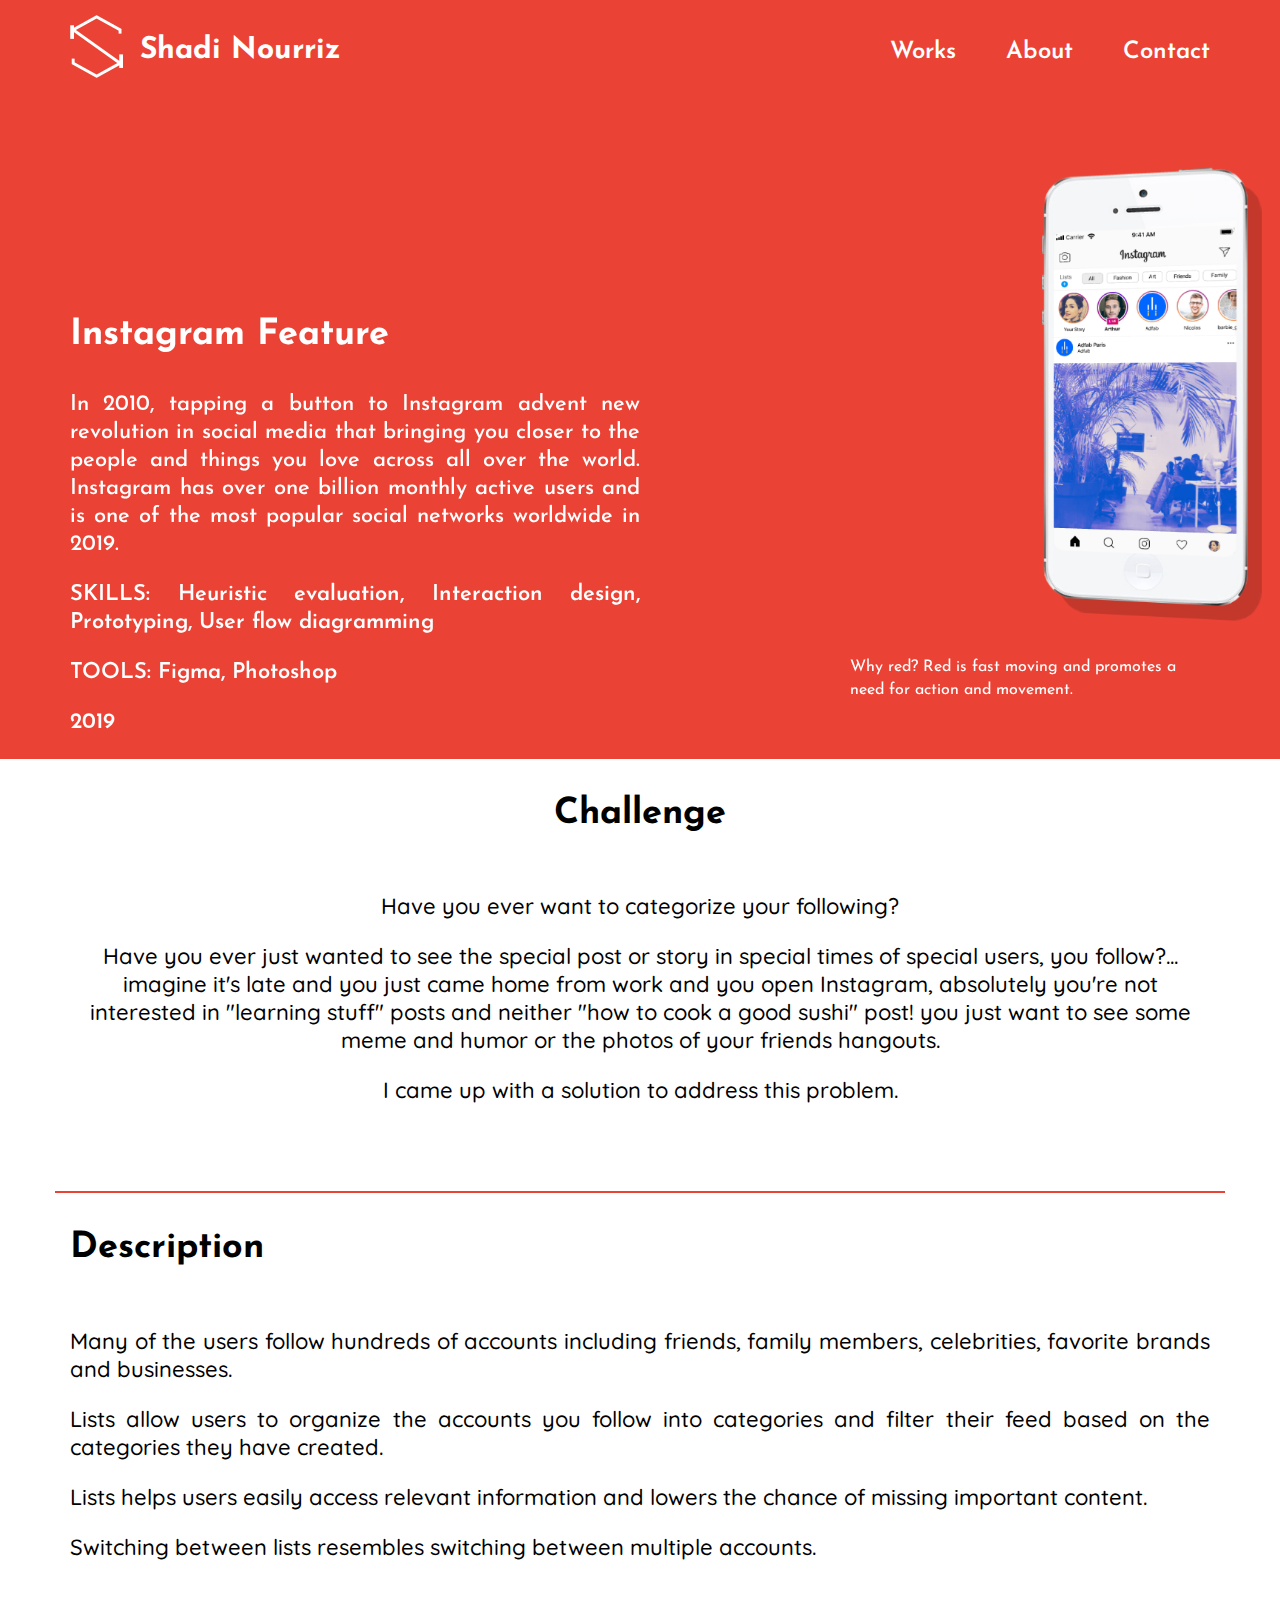
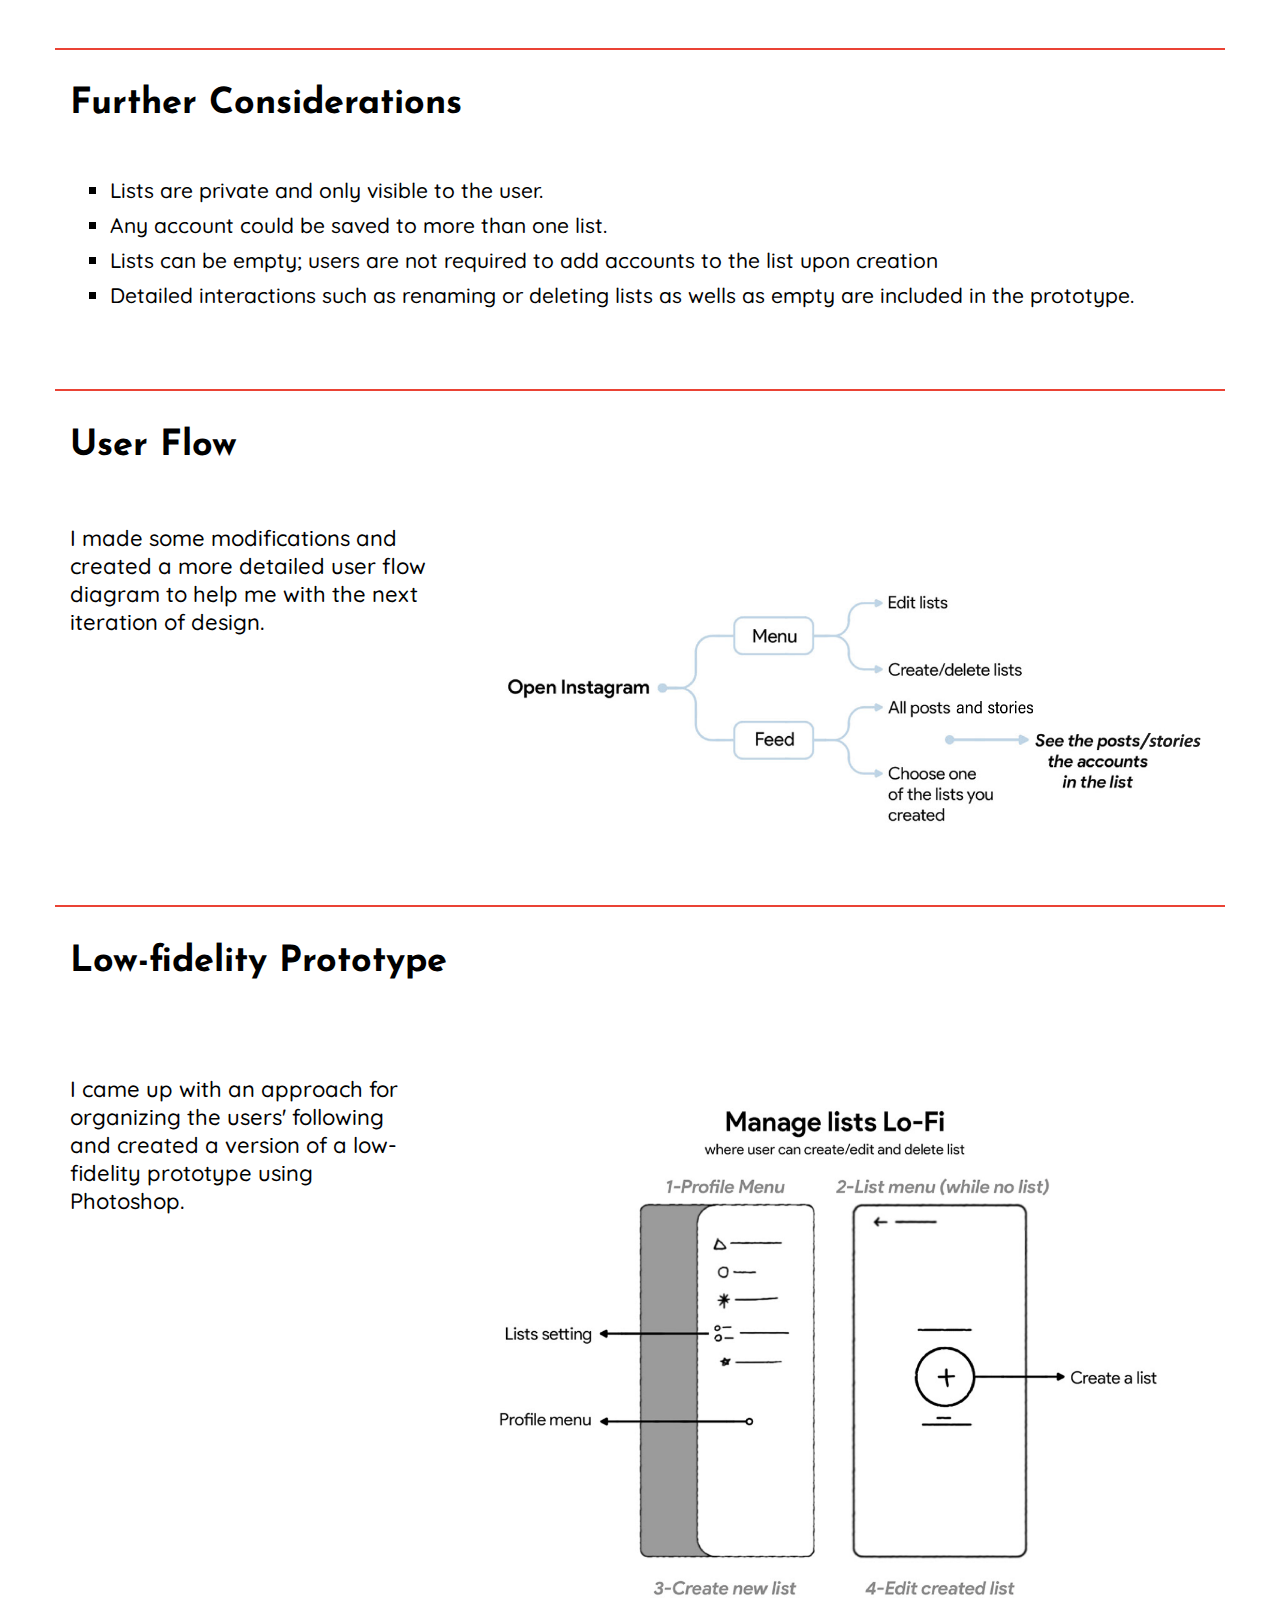
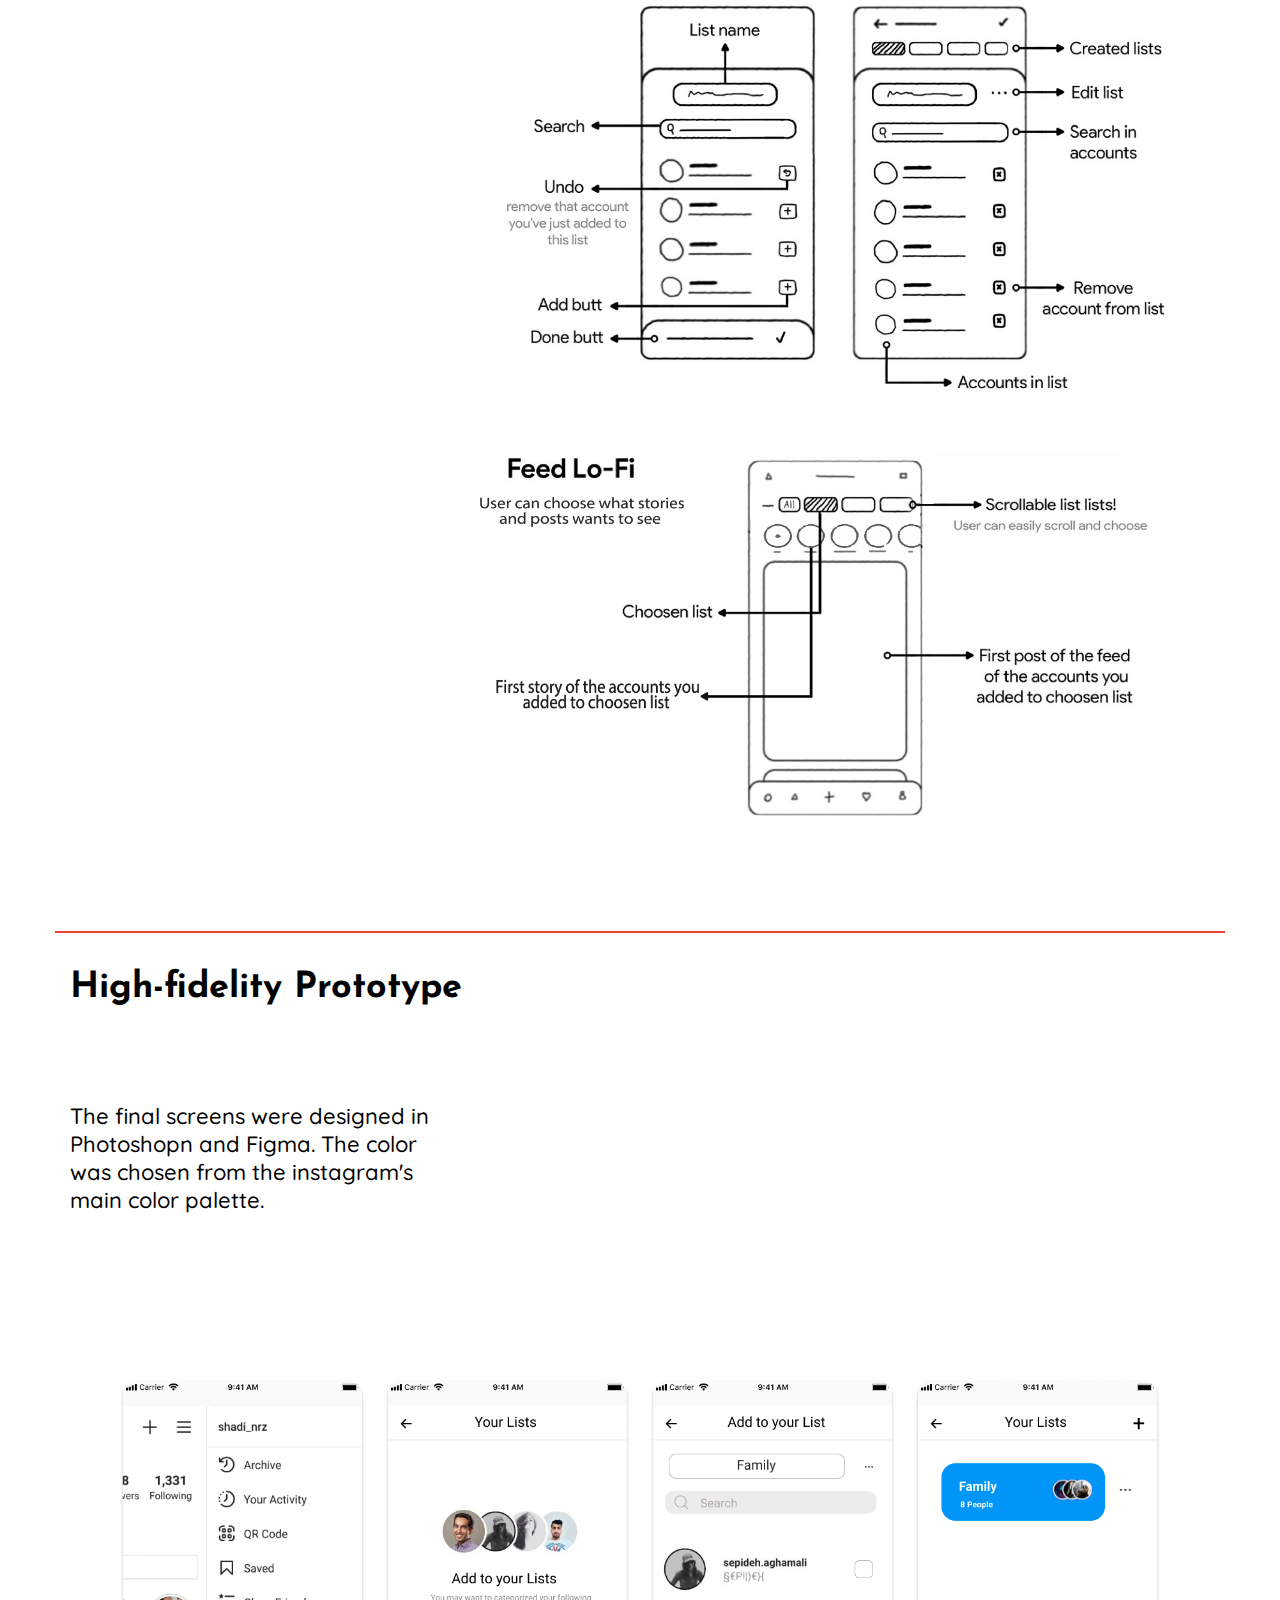
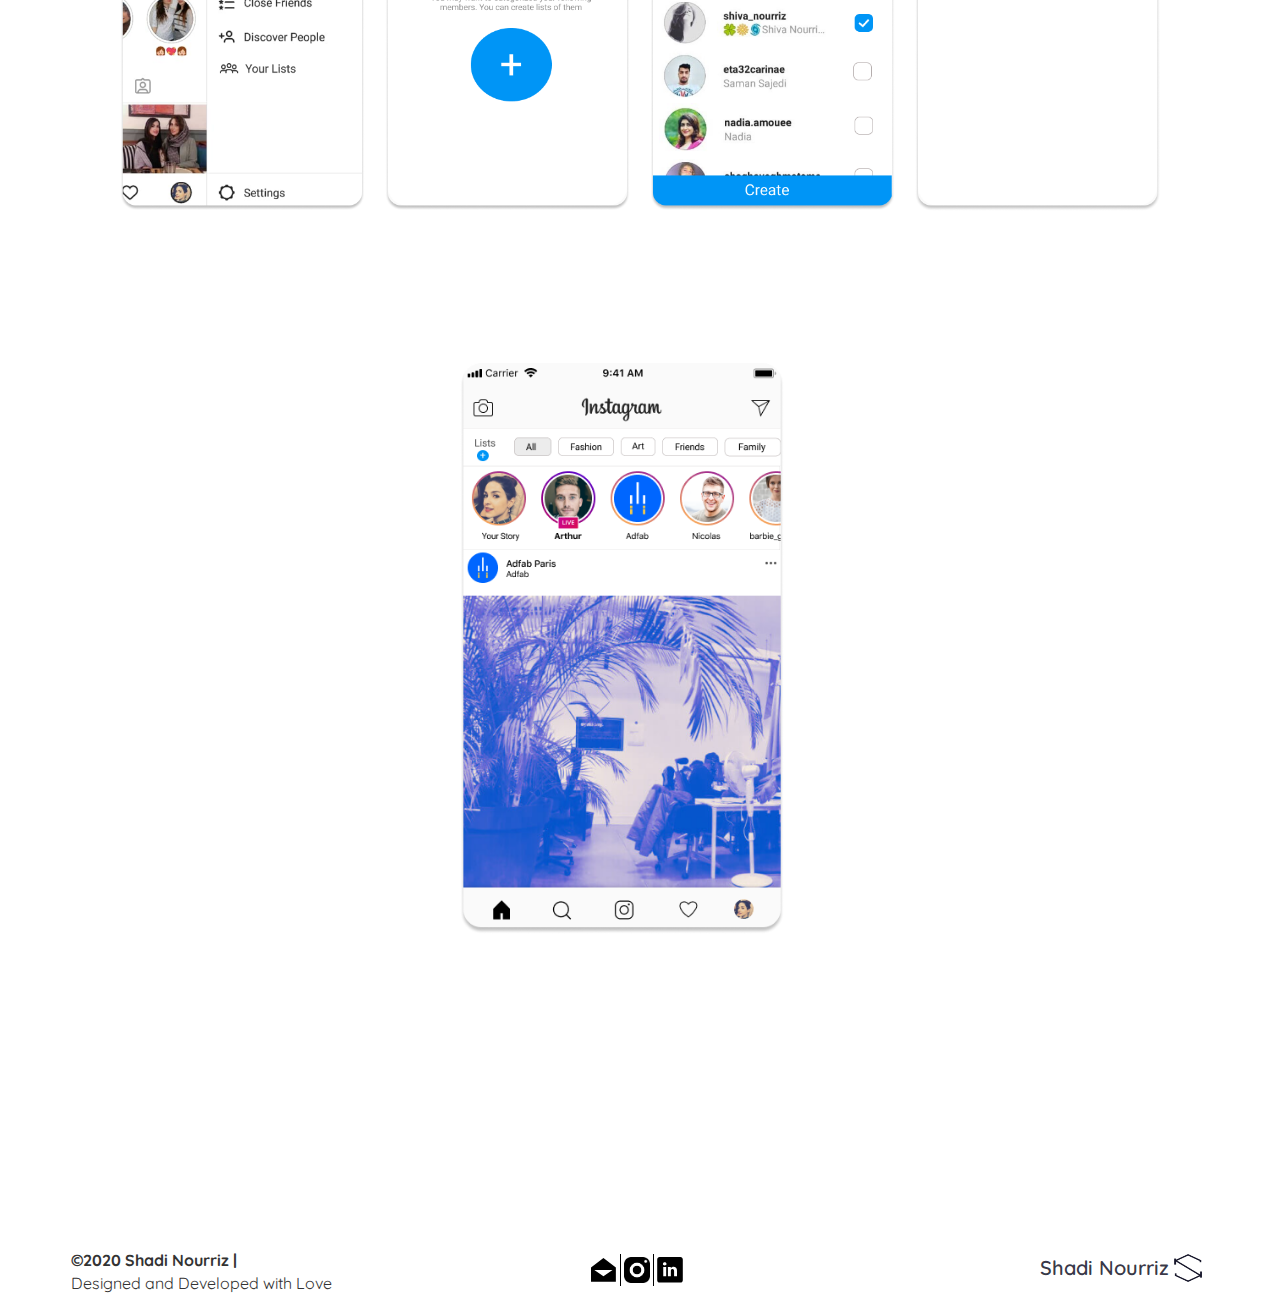
<file: app.html>
<!DOCTYPE html>
<html lang="en">

<head>
	<meta charset="UTF-8">
	<meta name="viewport" content="width=device-width, initial-scale=1.0">
	<title>Shadi Nourriz</title>
	<!-- favicon -->
	<link rel="shortcut icon" href="images/icons/logomini.png">
	<!-- Fonts -->
	<!-- <link href="https://fonts.googleapis.com/css?family=Montserrat:500|Source+Code+Pro:300,400,600,700"
		rel="stylesheet"> -->
	<link href="https://fonts.googleapis.com/css2?family=Josefin+Sans:wght@300&display=swap" rel="stylesheet">
	<link href="https://fonts.googleapis.com/css2?family=Quicksand:wght@500&display=swap" rel="stylesheet">
	<!-- bootstrap -->
	<link rel="stylesheet" href="css/bootstrap.min.css">
	<!-- animate.css -->
	<link rel="stylesheet" href="css/animate.min.css">
	<!-- slider and carousel -->
	<link rel="stylesheet" href="css/owlcarousel/owl.carousel.min.css">
	<link rel="stylesheet" href="css/owlcarousel/owl.theme.default.min.css">
	<link rel="stylesheet" href="css/slick.css">
	<!-- popup -->
	<link rel="stylesheet" href="css/magnific-popup.css">
	<!-- icons set -->
	<link rel="stylesheet" href="css/fontello.css">
	<!-- custom main stylesheet -->
	<!-- <link rel="stylesheet" href="css/styles.css"> -->
	<!-- <link rel="stylesheet" href="css/state.css"> -->
	<link rel="stylesheet" href="css/styles.css">
</head>

<body style="background-color: white!important">

	<!--	Logo and menu
****************************-->
	<header class="header header_sticky" style="background-color: #ea4335!important; margin-top:0!important;">
		<div class="inner-header container">
			<div class="header__logo">

				<a href="index.html" class="logo__item2" style="display:inline-block!important">

				</a>
				<a href="index.html" style="cursor:pointer;color:white !important;text-decoration:none!important;">
					<p class="logotext2">Shadi Nourriz</p>
				</a>

			</div>


			<button class="btn_nav"><i class="icon-menu"></i></button>

			<nav class="navigation header__nav">
				<ul class="nav__list">
					<!-- <li class="nav__item current"><a href="#about" class="nav__link"><span
								class="nav__item_underline"></span>About</a></li> -->
					<!-- <li class="nav__item"><a href="#services" class="nav__link"><span
								class="nav__item_underline"></span>Service</a></li> -->
					<li class="nav__item"><a href="index.html#Works" class="nav__link"
							style="color:white!important;"><span class="nav__item_underline"></span>Works</a></li>
					<li class="nav__item"><a href="index.html#About" class="nav__link"
							style="color:white!important;"><span class="nav__item_underline"></span>About</a></li>
					<li class="nav__item"><a href="index.html#Contact" class="nav__link"
							style="color:white!important;"><span class="nav__item_underline"></span>Contact</a></li>
				</ul>
			</nav>
		</div>
	</header>

	<!--	Slider set
*****************************-->
	<!-- slider container -->
	<div class="slider section">
		<!-- slider item -->
		<div class="slider__item slider__item_1" style="background-color: #ea4335!important;">

		</div>

	</div>





	<!--	Animated pointer
*****************************-->
	<!-- <div class="pointer pointer_bottom">
		<div class="pointer__arrow pointer__arrow_top"></div>
		<div class="pointer__line"></div>
		<div class="pointer__arrow pointer__arrow_bottom"></div>
	</div> -->




	<!--	Section About
*****************************-->
	<section class="about section" style="background-color: #ea4335!important">
		<div class="container">
			<div class="row">
				<div class="about__text col-xs-12 col-sm-6 in-left" style="padding-right:0!important">
					<h2 class="text__header" style="color:white!important">Instagram Feature</h2>

					<p class="text__par" style="color:white!important">In 2010, tapping a button to Instagram advent
						new
						revolution in social media
						that bringing you closer to the people and things you love across all over the world.
						Instagram
						has over one billion monthly active users and is one of the most popular social networks
						worldwide in 2019.
					</p>

					<!-- <p class="text__par" style="color:white!important">I tried to Add a constructive feature to
						Instagram which aims at providing a better user experience
					</p> -->
					<p class="text__par" style="color:white!important;font-weight: 600!important;">SKILLS: Heuristic
						evaluation, Interaction
						design, Prototyping, User flow diagramming</p>
					<p class="text__par" style="color:white!important;font-weight: 600!important;">TOOLS: Figma,
						Photoshop
					</p>
					<p class="text__par" style="color:white!important;font-weight: 600!important;">2019
					</p>
					<!-- <a href="#works" rel="nofollow" class="text__button">View Work</a> -->
				</div>
				<div class="img col-xs-12 col-sm-6 in-left">
					<img src="images/Group3.png" width="116" data-ix="fade-in"
						data-w-id="79ed1542-10d8-d05e-0458-19622271b419" alt="" class="primary-page-img globe"
						style="position:relative!important;
						max-width:100%!important;
					float:right!important;will-change: transform;transform: translate3d(0px, -5.83376px, 0px) scale3d(1.9, 1.9, 1) rotateX(0deg) rotateY(0deg) rotateZ(0deg) skew(0deg, 0deg);/* transform-style: preserve-3d; */opacity: 1;transition: opacity 80ms ease-in 0s;">
				</div>
				<div class="img col-xs-12 col-md-4 in-left" style="float: right;
				margin-top: 120px;color:white">
					<p>Why red? Red is fast moving and promotes a need for action and movement.</p>
				</div>
			</div>
		</div>
	</section>



	</div>
	</section>

	<div class="pointer pointer_bottom">
		<div class="pointer__arrow pointer__arrow_top"></div>
		<div class="pointer__line"></div>
		<div class="pointer__arrow pointer__arrow_bottom"></div>
	</div>


	<!-- clients and contacts section -->
	<section class="clients-and-contacts section in-left">
		<section class="clients" style="background-color: white!important;">
			<div class="container">
				<div class="clients__header row" style="padding-top:0!important;">
					<h2 class="col-xs-12 col-md-12" style="text-align: center;">Challenge</h2>

					<div class=" col-xs-12 col-md-12"
						style="transition: transform 0.55s !important;font-family: 'Quicksand', sans-serif;">
						<!-- <h2 class="text__header" style="color:white!important">About</h2> -->
						<p class="text__par" style="text-align: center!important;">Have you ever want to categorize your
							following?</p>
						<p class="text__par" style="text-align: center!important;">Have you ever just wanted to see the
							special post or story
							in special times of
							special users, you follow?... imagine it's late and you just came home from work and you
							open Instagram, absolutely you're not interested in "learning stuff" posts and neither "how
							to cook a good sushi" post! you just want to see some meme and humor or the photos of your
							friends hangouts.</p>
						<p class="text__par" style="text-align: center!important;">I came up with a solution to address
							this problem.</p>
						<!-- <a href="#works" rel="nofollow" class="text__button">View Work</a> -->
					</div>


				</div>

			</div>
		</section>
	</section>

	<section class="clients-and-contacts section">
		<section id="clients" class="clients in-left" style="background-color: white!important;">
			<div class="container">
				<div class="clients__header row" style="padding-top:0!important;">
					<h2 class="col-xs-12 col-md-9">Description</h2>

					<div id="test" class=" col-xs-12 col-md-12" style="font-family: 'Quicksand', sans-serif;">
						<!-- <h2 class="text__header" style="color:white!important">About</h2> -->
						<p class="text__par in-left">Many of the users follow hundreds of accounts including friends,
							family
							members, celebrities, favorite brands and businesses.
						</p>
						<p class="text__par">Lists allow users to organize the
							accounts you follow into categories and filter their feed based on the categories they have
							created.</p>

						<p class="text__par">Lists helps users easily access relevant information and lowers the chance
							of missing important content.
						</p>
						<p class="text__par">Switching between lists resembles switching between multiple accounts.

						</p>
						<!-- <a href="#works" rel="nofollow" class="text__button">View Work</a> -->
					</div>


				</div>

			</div>
		</section>
	</section>
	<section class="clients-and-contacts section">
		<section id="clients" class="clients" style="background-color: white!important;">
			<div class="container">
				<div class="clients__header row" style="padding-top:0!important;">
					<h2 class="col-xs-12 col-md-9">Further Considerations
					</h2>

					<div class=" col-xs-12 col-md-12" style="font-family: 'Quicksand', sans-serif;">
						<!-- <h2 class="text__header" style="color:white!important">About</h2> -->
						<ul style="list-style:square !important;padding-left:40px!important;">
							<li class="text__par2">Lists are private and only visible to the user.
							</li>
							<li class="text__par2">Any account could be saved to more than one list.
							</li>
							<li class="text__par2">Lists can be empty; users are not required to add accounts to the
								list
								upon creation
							</li>
							<li class="text__par2">Detailed interactions such as renaming or deleting lists as wells as
								empty are included in the prototype.
							</li>
						</ul>

						<!-- <a href="#works" rel="nofollow" class="text__button">View Work</a> -->
					</div>


				</div>

			</div>
		</section>
	</section>

	<section class="clients-and-contacts section">
		<section id="clients" class="clients" style="background-color: white!important;">
			<div class="container">
				<div class="clients__header row" style="padding-top:0!important;">
					<h2 class="col-xs-12 col-md-9">User Flow</h2>
					<div class="col-xs-12 col-md-4"
						style="transition: opacity 500ms ease-in 0s, transform 500ms ease 0s;">
						<!-- <h2 class="text__header" style="color:white!important">About</h2> -->
						<p class="text__par" style="text-align: left!important;font-family: 'Quicksand', sans-serif;">I
							made some modifications and created a
							more detailed user flow diagram to help me with the next iteration of design.
						</p>
					</div>
					<div class="comment__text col-xs-12 col-md-4">

					</div>
					<div class="comment__text col-12 col-md-8">
						<img src="images/magnificpopup/userflow1.png" width="100%">
					</div>


				</div>


			</div>

			</div>
		</section>
	</section>

	<section class="clients-and-contacts section">
		<section id="clients" class="clients" style="background-color: white!important;">
			<div class="container">
				<div class="clients__header row" style="padding-top:0!important;">
					<h2 class="col-xs-12 col-md-9">Low-fidelity Prototype</h2>
					<div class="comment__text col-xs-12 col-md-4">
						<p class="text__par" style="text-align: left!important;font-family: 'Quicksand', sans-serif;">I
							came up with an approach for
							organizing the users' following and created a version of a low-fidelity prototype using
							Photoshop.
						</p>

					</div>

					<div class="comment__text col-12 col-lg-8">
						<img src="images/magnificpopup/Lowfid1.png" width="100%">
					</div>

				</div>


			</div>

			</div>
		</section>
	</section>
	<section class="clients-and-contacts section">
		<section id="clients" class="clients" style="background-color: white!important;">
			<div class="container">
				<div class="clients__header row"
					style="padding-top:0!important;border-bottom:none !important; margin-bottom: 250px;">
					<h2 class="col-xs-12 col-md-9">High-fidelity Prototype</h2>
					<div class="comment__text col-xs-12 col-md-4">
						<p class="text__par" style="text-align: left!important;font-family: 'Quicksand', sans-serif;">
							The final screens were designed in
							Photoshopn and Figma. The color was chosen from the instagram's main color
							palette.
						</p>

					</div>

					<div class="col-12 col-md-12">
						<!-- <div class="col-xs-12 col-md-2"></div> -->
						<div class="col-xs-12 col-lg-12">
							<img src="images/magnificpopup/Framefinal.png" width="100%"></div>
					</div>

					<div class="comment__text col-xs-12 col-md-4"></div>
					<div class="comment__text col-12 col-md-4">
						<img src="images/magnificpopup/Framef.png" width="90%">
					</div>

				</div>


			</div>

			</div>
		</section>
	</section>





	<!--	Contact us
	*********************************-->
	<!-- <div class="map col-xs-12 col-sm-6"></div> -->

	<footer class="contact container">
		<div class="row">
			<div class="contact__inf col-xs-12" style="font-family: 'Quicksand', sans-serif;padding-left: 1px!important;
				padding-right: 8px!important;">
				<div class="col-sx-12 col-sm-4">
					<span><strong>©2020 Shadi Nourriz |</strong></span><br><span class="tagline">Designed
						and
						Developed with Love</span>
				</div>
				<div class="col-sx-12 col-sm-4">
					<p style="text-align: center!important;margin-top:5px"><a href="mailto:shadi.nourriz@gmail.com"
							class="link-block w-inline-block"><img src="images/icon-mail-black.svg" alt=""
								class="image-9" style="width:26px!important;"></a><img src="images/divider-black.svg"
							alt="" class="divider-black"><a href="https://www.instagram.com/shadi_nrz" target="_blank"
							class="w-inline-block"><img src="images/instagram4.png" alt="" class="image-10"
								style="width:26px!important;"></a><img src="images/divider-black.svg" alt=""
							class="divider-black"><a href="https://www.linkedin.com/in/shadi-nourriz-310707199/"
							target="_blank" class="w-inline-block"><img src="images/icon-footer-linkedin-black.svg"
								alt="" class="image-11" style="width:26px!important;"></a></p>
				</div>
				<div class="col-sx-12 col-sm-4">
					<a href="index.html"
						class="brandcontainer brand-container-footer w-hidden-medium w-hidden-small w-hidden-tiny w-clearfix w-nav-brand"><img
							src="images/logo/logo2.png" data-ix="scale-on-hover" width="28" height="28" alt=""
							class="logo"
							style="transition: opacity 0.2s ease-in-out 0s;margin-left:5px!important;margin-top: 5px!important;float:right">
						<!-- <img src="images/divider-black.svg" alt=""
								class="divider-black w-hidden-tiny"> -->
						<p
							style="float:right !important;font-size:20px!important;color:#151529de;font-weight: 600;margin-left: 2.9%; margin-top:5px;">
							Shadi
							Nourriz
							<!-- <span class="tagline">Freelance
									Product Designer</span> -->
						</p>
					</a>
				</div>

			</div>
		</div>
	</footer>



	<!-- google map -->
	<script type="text/javascript"></script>
	<!-- <script async defer
			src="https://maps.googleapis.com/maps/api/js?key=AIzaSyAjYhHbI6v_VpjiLZC0R4j5lHkTzMhuhys&callback=initMap">
			</script> -->
	<!-- castomisation if the map -->
	<script src="js/map.js"></script>
	<!-- jQuery -->
	<script src="js/libs/jquery.min.js"></script>
	<!-- carousel -->
	<script src="js/libs/owl.carousel.min.js"></script>
	<!-- slider -->
	<script src="js/libs/slick.min.js"></script>
	<!-- manipulation with text -->
	<script src="js/libs/jquery.lettering-0.6.1.min.js"></script>
	<script src="js/libs/jquery.textillate.js"></script>
	<!-- gallery filter -->
	<script src="js/libs/isotope.pkgd.min.js"></script>
	<!-- popup -->
	<script src="js/libs/jquery.magnific-popup.min.js"></script>
	<!-- smooth scroll -->
	<script src="js/libs/jquery.smooth-scroll.min.js"></script>
	<!-- menu -->
<!-- 	<script src="js/menu.js"></script> -->
	<!-- castom js script -->
	<script src="js/main.js"></script>
	<!-- vimeo player api -->
	<script src="https://player.vimeo.com/api/player.js"></script>

	<!-- vimeo player options -->
	<script>
		// var iframe = document.querySelector('.slider__item_video');
		// var player = new Vimeo.Player(iframe);

		// //When the player is ready, set the volume to 0
		// player.ready().then(function () {
		// 	player.setVolume(0);
		// });
	</script>
	<!-- load more function -->
	<script src="js/load_more.js"></script>
	<!-- load more settings -->
	<script>





		items_set = [
			{
				filter: 'design',
				backgroundImage: 'images/photos/laptop.jpg',
				tagName: 'Design',
				headingHref: 'javascript:void',
				heading: 'Laptop and keyboard',
				headingSmall: 'Awesome typing',
				img: 'images/magnificpopup/redstrip.jpg',
				title: 'Just simple block'
			},
			{
				filter: 'identy',
				backgroundImage: 'images/photos/cookie.jpg',
				tagName: 'Identy',
				headingHref: 'javascript:void',
				heading: 'Cookie and Coffee',
				headingSmall: 'Take a break',
				img: 'images/magnificpopup/cookie.jpg',
				title: 'Coffee Web Site'
			},
			{
				filter: 'web',
				backgroundImage: 'images/photos/essentials.jpg',
				tagName: 'Web Design',
				headingHref: 'javascript:void',
				heading: 'Magazines',
				headingSmall: 'Nice reading',
				img: 'images/magnificpopup/essentials.jpg',
				title: 'Coffee Web Site'
			},
			{
				filter: 'identy',
				backgroundImage: 'images/photos/softs.jpg',
				tagName: 'Identy',
				headingHref: 'javascript:void',
				heading: 'Sheets of paper',
				headingSmall: 'Getting correct information',
				img: 'images/magnificpopup/softs.jpg',
				title: 'Coffee Web Site'
			},
		];

		$('.gallery__items').portfolio_addon({
			load_count: 2,
			items: items_set
		});
	</script>
</body>

</html>
</file>
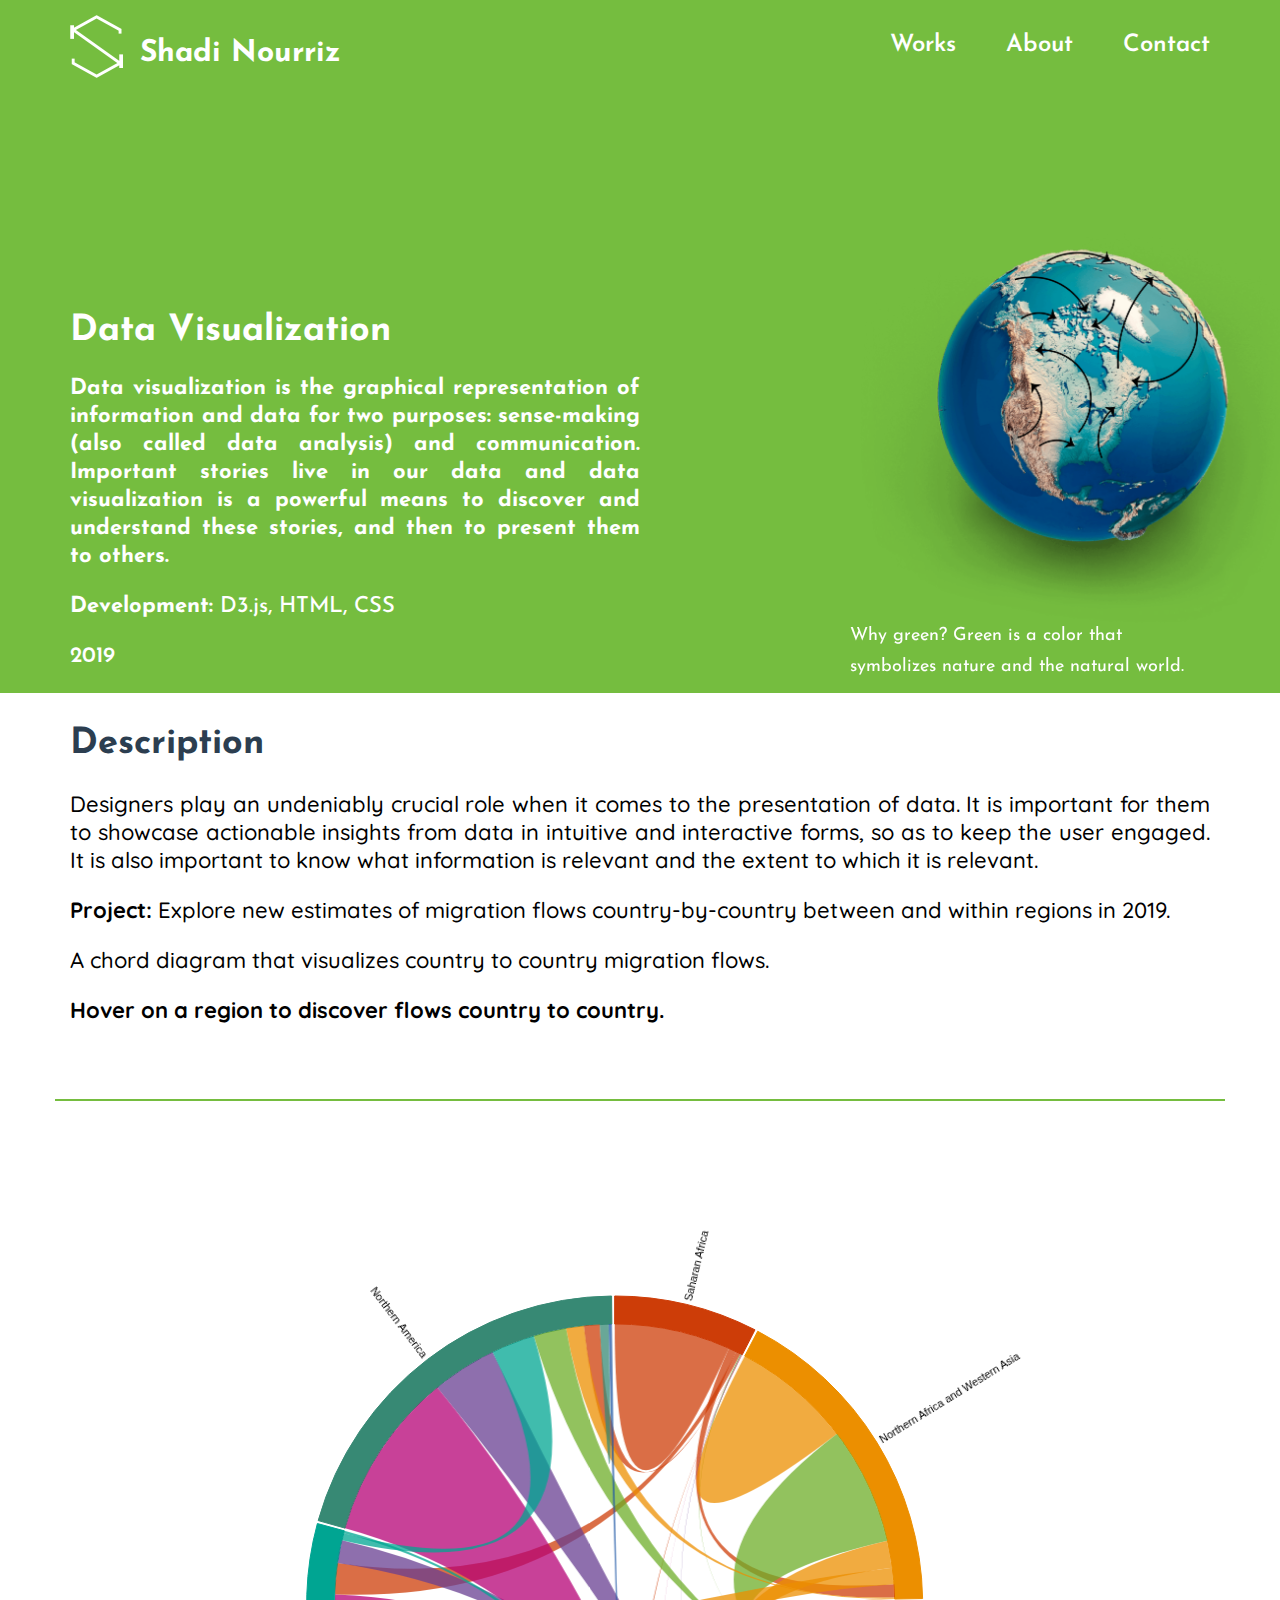
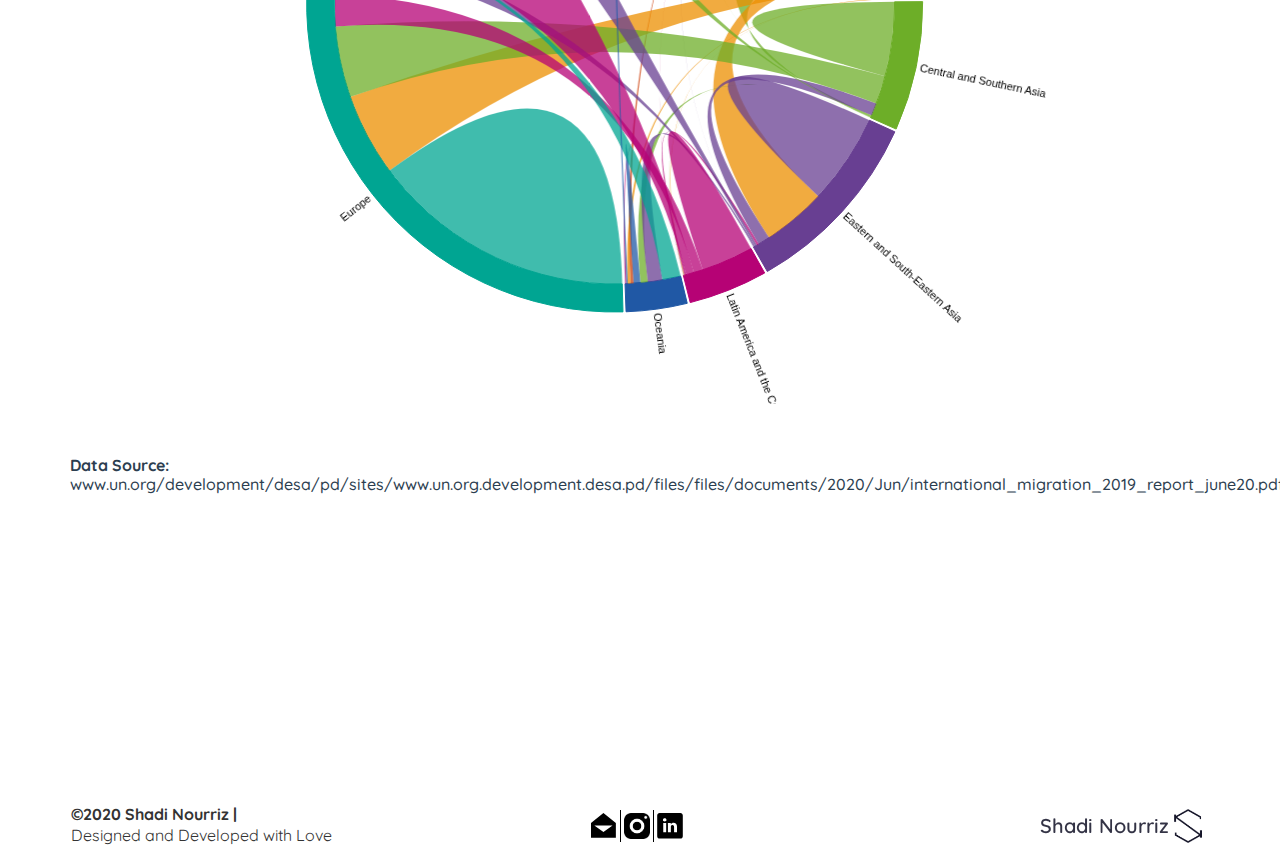
<file: country.html>
<!DOCTYPE html>
<html lang="en">

<head>
	<meta charset="UTF-8">
	<meta name="viewport" content="width=device-width, initial-scale=1.0">
	<title>Shadi Nourriz</title>
	<!-- favicon -->
	<link rel="shortcut icon" href="images/icons/logomini.png">
	<!-- Fonts -->
	<!-- <link href="https://fonts.googleapis.com/css?family=Montserrat:500|Source+Code+Pro:300,400,600,700"
		rel="stylesheet"> -->
	<link href="https://fonts.googleapis.com/css2?family=Josefin+Sans:wght@300&display=swap" rel="stylesheet">
	<link href="https://fonts.googleapis.com/css2?family=Quicksand:wght@500&display=swap" rel="stylesheet">
	<!-- bootstrap -->
	<link rel="stylesheet" href="css/bootstrap.min.css">
	<!-- animate.css -->
	<link rel="stylesheet" href="css/animate.min.css">
	<!-- slider and carousel -->
	<link rel="stylesheet" href="css/owlcarousel/owl.carousel.min.css">
	<link rel="stylesheet" href="css/owlcarousel/owl.theme.default.min.css">
	<link rel="stylesheet" href="css/slick.css">
	<!-- popup -->
	<link rel="stylesheet" href="css/magnific-popup.css">
	<!-- icons set -->
	<link rel="stylesheet" href="css/fontello.css">
	<!-- custom main stylesheet -->
	<!-- <link rel="stylesheet" href="css/styles.css"> -->

	<link rel="stylesheet" href="css/state.css">
	<script type="text/javascript" src="js/lib/d3/d3.v2.js"></script>
	<link rel="stylesheet" href="css/styles.css">
</head>

<body style="background-color: white!important;">

	<!--	Logo and menu
****************************-->
	<header class="header header_sticky" style="background-color: #75bd3f!important; margin-top:0!important;">
		<div class="inner-header container">
			<div class="header__logo">

				<a href="index.html" class="logo__item2" style="display:inline-block!important">

				</a>
				<a href="index.html" style="cursor:pointer;color:white !important;text-decoration:none!important;">
					<p class="logotext2">Shadi Nourriz</p>
				</a>

			</div>


			<button class="btn_nav"><i class="icon-menu"></i></button>

			<nav class="navigation header__nav">
				<ul class="nav__list">
					<!-- <li class="nav__item current"><a href="#about" class="nav__link"><span
								class="nav__item_underline"></span>About</a></li> -->
					<!-- <li class="nav__item"><a href="#services" class="nav__link"><span
								class="nav__item_underline"></span>Service</a></li> -->
					<li class="nav__item"><a href="index.html#Works" class="nav__link"
							style="color:white!important;"><span class="nav__item_underline"></span>Works</a></li>
					<li class="nav__item"><a href="index.html#About" class="nav__link"
							style="color:white!important;"><span class="nav__item_underline"></span>About</a></li>
					<li class="nav__item"><a href="index.html#Contact" class="nav__link"
							style="color:white!important;"><span class="nav__item_underline"></span>Contact</a></li>
				</ul>
			</nav>
		</div>
	</header>

	<!--	Slider set
*****************************-->
	<!-- slider container -->
	<div class="slider section">
		<!-- slider item -->
		<div class="slider__item slider__item_1" style="background-color: #75bd3f!important;">

		</div>

	</div>



	<!--	Animated pointer
*****************************-->
	<!-- <div class="pointer pointer_bottom">
		<div class="pointer__arrow pointer__arrow_top"></div>
		<div class="pointer__line"></div>
		<div class="pointer__arrow pointer__arrow_bottom"></div>
	</div> -->




	<!--	Section About
*****************************-->
	<section class="about section" style="background-color: #75bd3f!important;">
		<div class="container">
			<div class="row">
				<div class="about__text col-xs-12 col-md-6 in-left" style="padding-right:0!important">
					<h2 class="text__header" style="color:white!important">Data Visualization</h2>
					<p class="text__par" style="color:white!important"><strong>Data visualization is the graphical
							representation of information and data for two purposes: sense-making (also called data
							analysis) and communication. Important stories live in our data and data visualization is a
							powerful means to discover and understand these stories, and then to present them to
							others.</strong> </p>
					<p class="text__par" style="color:white!important;font-weight: 500!important;">
						<strong>Development: </strong>D3.js, HTML, CSS</p>
					<!-- <p class="text__par" style="color:white!important;font-weight: 500!important;">
						<strong>TOOLS: </strong>GitExtensions, Visual Studio Code, MongoDB

					</p> -->
					<p class="text__par" style="color:white!important;font-weight: 600!important;">2019
					</p>

					<!-- <a href="#works" rel="nofollow" class="text__button">View Work</a> -->
				</div>
				<div class="img col-xs-12 col-md-6 in-left">
					<img src="images/globe2.png" width="246" data-ix="fade-in"
						data-w-id="79ed1542-10d8-d05e-0458-19622271b419" alt="" class="primary-page-img globe"
						style="position:relative!important;
							max-width:100%!important;
						float:right!important;will-change: transform;transform: translate3d(0px, -5.83376px, 0px) scale3d(1.9, 1.9, 1) rotateX(0deg) rotateY(0deg) rotateZ(0deg) skew(0deg, 0deg);/* transform-style: preserve-3d; */opacity: 1;transition: opacity 80ms ease-in 0s;">
				</div>
				<div class="img col-xs-12 col-md-4 in-left" style="float: right;
				margin-top: 80px;color:white">
					<p>Why green? Green is a color that symbolizes nature and the natural world.</p>
				</div>

			</div>

		</div>
		<!-- <div class="img col-xs-12 col-md-4">
			<p>why blue?</p>
		</div> -->
	</section>

	<div class="pointer pointer_bottom">
		<div class="pointer__arrow pointer__arrow_top"></div>
		<div class="pointer__line"></div>
		<div class="pointer__arrow pointer__arrow_bottom"></div>
	</div>
	<section class="clients-and-contacts section">
		<section id="clients" class="clients in-left" style="background-color: white!important;">
			<div class="container">
				<div class="clients__header row" style="padding-top:0!important; border-bottom: 2px solid #75bd3f">
					<h2 class="col-xs-12 col-md-9">Description</h2>

					<div id="test" class=" col-xs-12 col-md-12"
						style="text-align: center!important;font-family: 'Quicksand', sans-serif;">
						<!-- <h2 class="text__header" style="color:white!important">About</h2> -->
						<p class="text__par">Designers play an undeniably crucial role when it comes to the presentation
							of data. It is important for them to showcase actionable insights from data in intuitive and
							interactive forms, so as to keep the user engaged. It is also important to know what
							information is relevant and the extent to which it is relevant.</p>

						<p class="text__par"><strong>Project: </strong>Explore new estimates of migration flows
							country-by-country between
							and within regions in 2019.

						</p>
						<p class="text__par">A chord diagram that visualizes country to country migration flows.</p>
						<p class="text__par"><strong>Hover on a region to discover flows country to country.</strong>

						</p>
						<!-- <a href="#works" rel="nofollow" class="text__button">View Work</a> -->
					</div>


				</div>

			</div>
		</section>
	</section>


	<!-- clients and contacts section -->

	<section class="content-8">
		<div class="container">
			<div class="row">
				<div class="col-xs-12 col-md-12">
					<div id="chart">
						<script type="text/javascript" src="js/states.js"></script>
					</div>
				</div>
			</div>
		</div>

	</section>

	<section class="section">
		<div class="container">
			<div class="row">
				<div class="col-xs-12 col-md-12" style="margin-bottom:300px">
					<h4 style="font-family:  'Quicksand', sans-serif;margin-top:50px"> <strong>Data Source:
						</strong>www.un.org/development/desa/pd/sites/www.un.org.development.desa.pd/files/files/documents/2020/Jun/international_migration_2019_report_june20.pdf
					</h4>
				</div>
			</div>
		</div>

	</section>


	<!--	Contact us
	*********************************-->
	<!-- <div class="map col-xs-12 col-sm-6"></div> -->
	<!-- <section class="section"> -->
	<footer class="contact container">
		<div class="row">
			<div class="contact__inf col-xs-12" style="font-family: 'Quicksand', sans-serif; padding-left: 1px!important;
				padding-right: 8px!important;">
				<div class="col-sx-12 col-sm-4">
					<span><strong>©2020 Shadi Nourriz |</strong></span><br><span class="tagline">Designed
						and
						Developed with Love</span>
				</div>
				<div class="col-sx-12 col-sm-4">
					<p style="text-align: center!important;margin-top:5px"><a href="mailto:shadi.nourriz@gmail.com"
							class="link-block w-inline-block"><img src="images/icon-mail-black.svg" alt=""
								class="image-9" style="width:26px!important;"></a><img src="images/divider-black.svg"
							alt="" class="divider-black"><a href="https://www.instagram.com/shadi_nrz" target="_blank"
							class="w-inline-block"><img src="images/instagram4.png" alt="" class="image-10"
								style="width:26px!important;"></a><img src="images/divider-black.svg" alt=""
							class="divider-black"><a href="https://www.linkedin.com/in/shadi-nourriz-310707199/"
							target="_blank" class="w-inline-block"><img src="images/icon-footer-linkedin-black.svg"
								alt="" class="image-11" style="width:26px!important;"></a></p>
				</div>
				<div class="col-sx-12 col-sm-4">
					<a href="index.html"
						class="brandcontainer brand-container-footer w-hidden-medium w-hidden-small w-hidden-tiny w-clearfix w-nav-brand"><img
							src="images/logo/logo2.png" data-ix="scale-on-hover" width="28" height="28" alt=""
							class="logo"
							style="transition: opacity 0.2s ease-in-out 0s;margin-left:5px!important;margin-top: 5px!important;float:right">
						<!-- <img src="images/divider-black.svg" alt=""
								class="divider-black w-hidden-tiny"> -->
						<p
							style="float:right !important;font-size:20px!important;color:#151529de;font-weight: 600;margin-left: 2.9%; margin-top:5px !important;">
							Shadi
							Nourriz
							<!-- <span class="tagline">Freelance
									Product Designer</span> -->
						</p>
					</a>
				</div>
			</div>
		</div>
	</footer>
	<!-- </section> -->



	<!-- google map -->
	<script type="text/javascript"></script>
	<!-- <script async defer
			src="https://maps.googleapis.com/maps/api/js?key=AIzaSyAjYhHbI6v_VpjiLZC0R4j5lHkTzMhuhys&callback=initMap">
			</script> -->
	<!-- castomisation if the map -->
	<script src="js/map.js"></script>
	<!-- jQuery -->
	<script src="js/libs/jquery.min.js"></script>
	<!-- carousel -->
	<script src="js/libs/owl.carousel.min.js"></script>
	<!-- slider -->
	<script src="js/libs/slick.min.js"></script>
	<!-- manipulation with text -->
	<script src="js/libs/jquery.lettering-0.6.1.min.js"></script>
	<script src="js/libs/jquery.textillate.js"></script>
	<!-- gallery filter -->
	<script src="js/libs/isotope.pkgd.min.js"></script>
	<!-- popup -->
	<script src="js/libs/jquery.magnific-popup.min.js"></script>
	<!-- smooth scroll -->
	<script src="js/libs/jquery.smooth-scroll.min.js"></script>
	<!-- menu -->
<!-- 	<script src="js/menu.js"></script> -->
	<!-- castom js script -->
	<script src="js/main.js"></script>
	<!-- vimeo player api -->
	<script src="https://player.vimeo.com/api/player.js"></script>

	<!-- vimeo player options -->
	<script>
		var iframe = document.querySelector('.slider__item_video');
		var player = new Vimeo.Player(iframe);

		//When the player is ready, set the volume to 0
		player.ready().then(function () {
			player.setVolume(0);
		});
	</script>
	<!-- load more function -->
	<script src="js/load_more.js"></script>
	<!-- load more settings -->
	<script>





		items_set = [
			{
				filter: 'design',
				backgroundImage: 'images/photos/laptop.jpg',
				tagName: 'Design',
				headingHref: 'javascript:void',
				heading: 'Laptop and keyboard',
				headingSmall: 'Awesome typing',
				img: 'images/magnificpopup/redstrip.jpg',
				title: 'Just simple block'
			},
			{
				filter: 'identy',
				backgroundImage: 'images/photos/cookie.jpg',
				tagName: 'Identy',
				headingHref: 'javascript:void',
				heading: 'Cookie and Coffee',
				headingSmall: 'Take a break',
				img: 'images/magnificpopup/cookie.jpg',
				title: 'Coffee Web Site'
			},
			{
				filter: 'web',
				backgroundImage: 'images/photos/essentials.jpg',
				tagName: 'Web Design',
				headingHref: 'javascript:void',
				heading: 'Magazines',
				headingSmall: 'Nice reading',
				img: 'images/magnificpopup/essentials.jpg',
				title: 'Coffee Web Site'
			},
			{
				filter: 'identy',
				backgroundImage: 'images/photos/softs.jpg',
				tagName: 'Identy',
				headingHref: 'javascript:void',
				heading: 'Sheets of paper',
				headingSmall: 'Getting correct information',
				img: 'images/magnificpopup/softs.jpg',
				title: 'Coffee Web Site'
			},
		];

		$('.gallery__items').portfolio_addon({
			load_count: 2,
			items: items_set
		});
	</script>
</body>

</html>
</file>
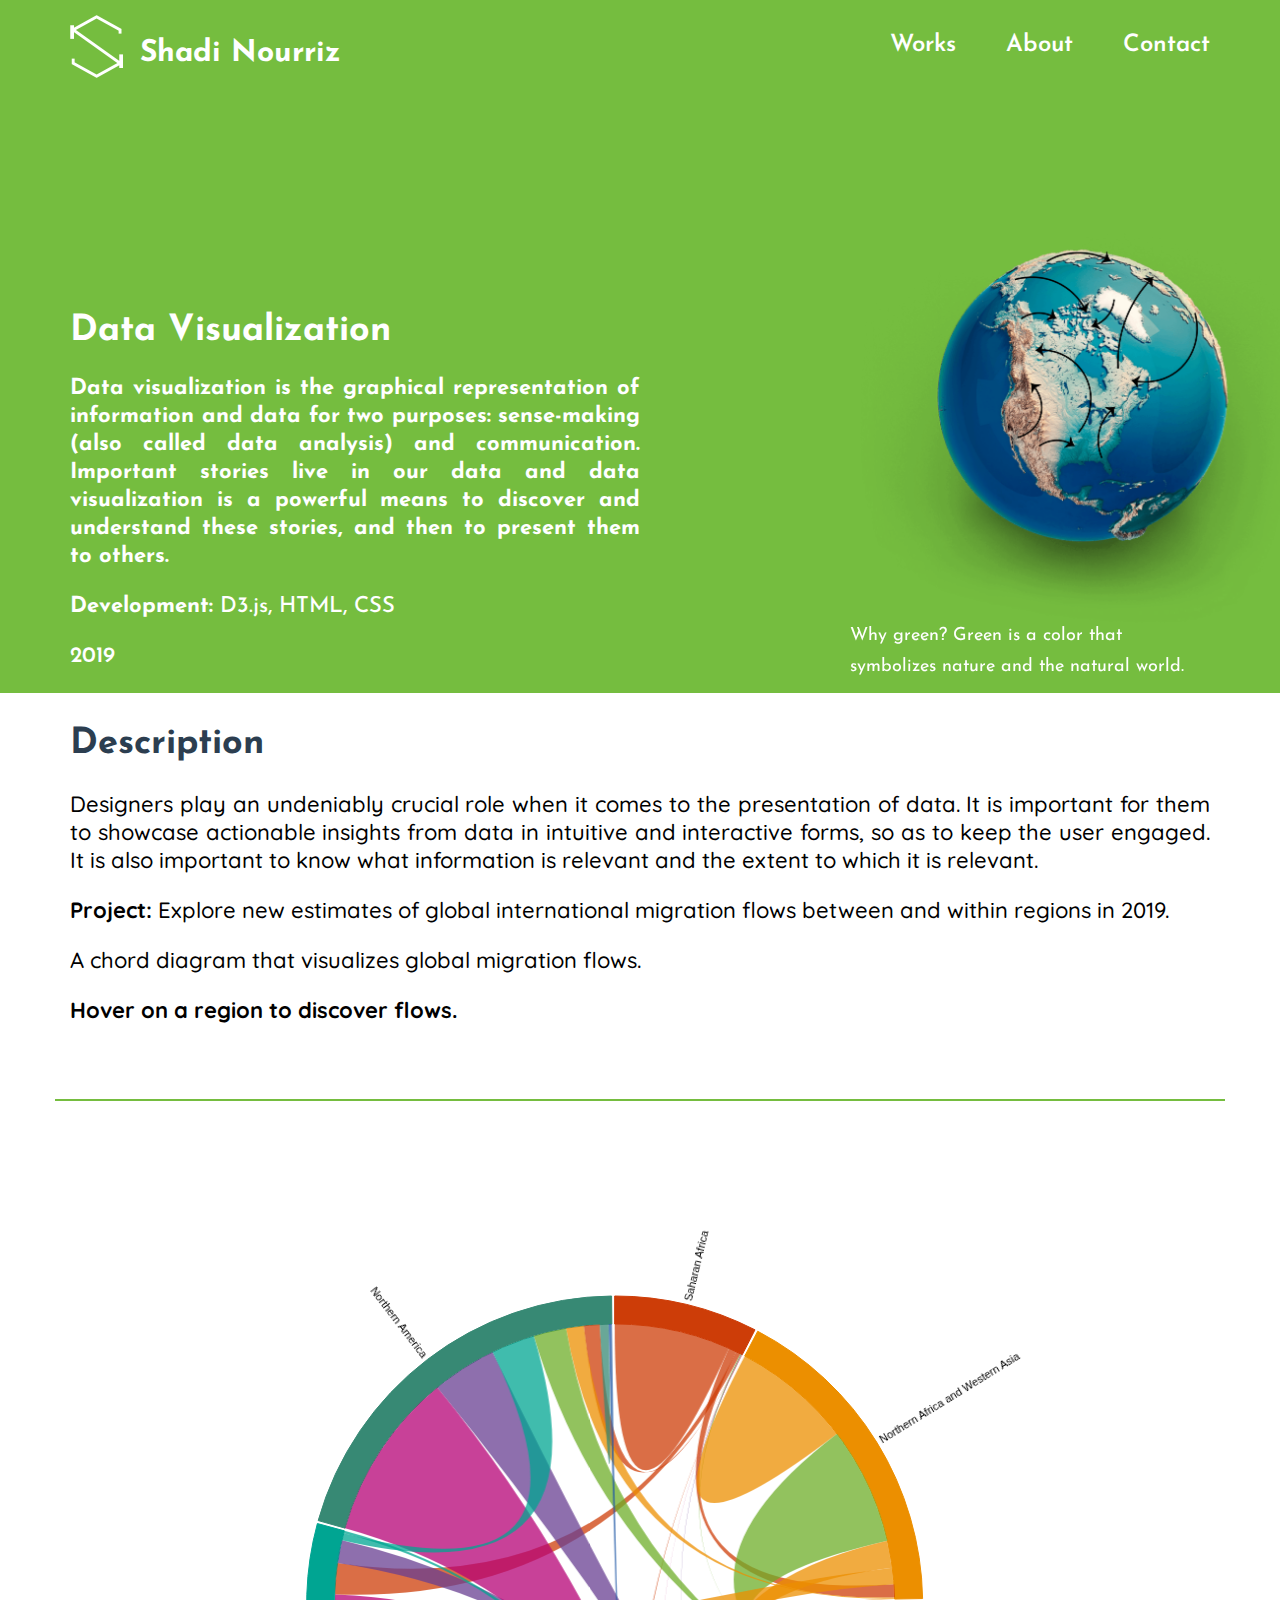
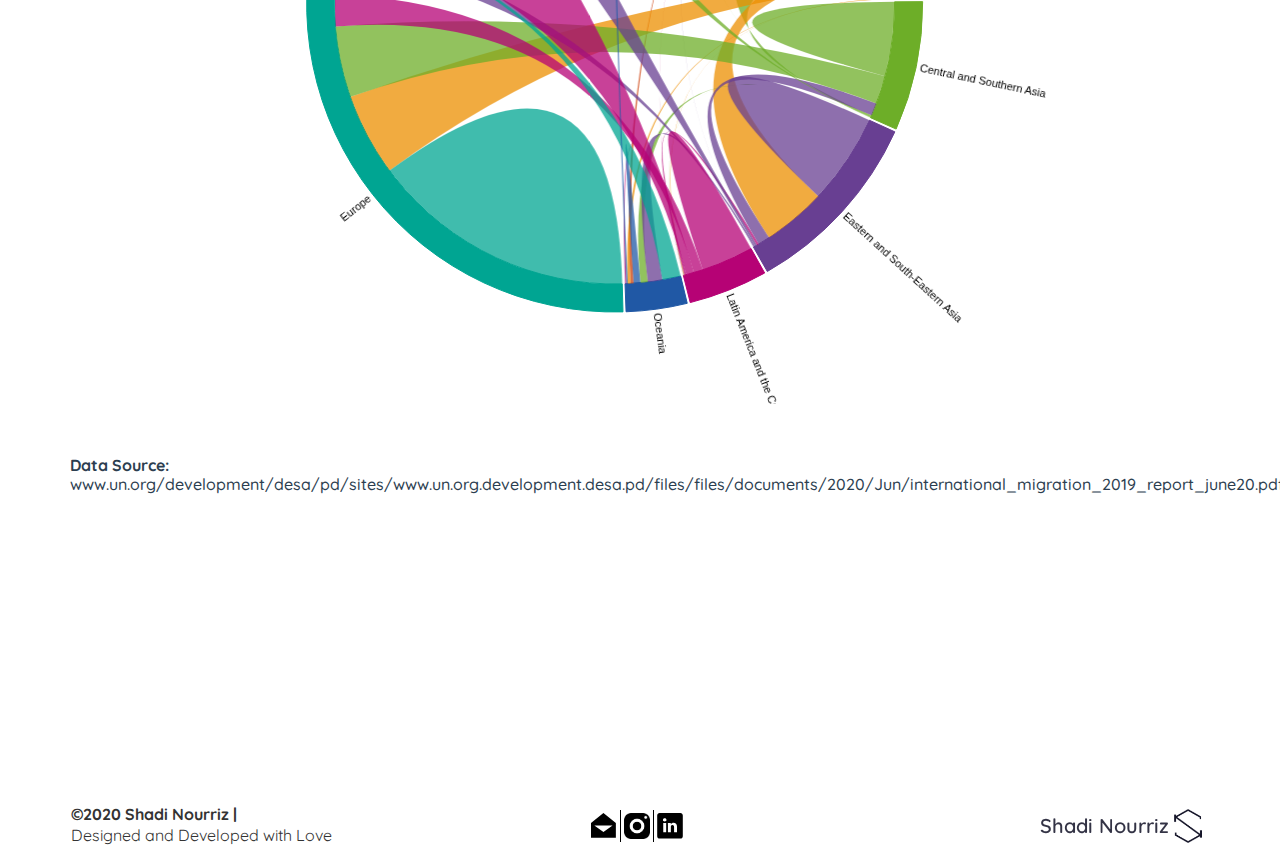
<file: global.html>
<!DOCTYPE html>
<html lang="en">

<head>
	<meta charset="UTF-8">
	<meta name="viewport" content="width=device-width, initial-scale=1.0">
	<title>Shadi Nourriz</title>
	<!-- favicon -->
	<link rel="shortcut icon" href="images/icons/logomini.png">
	<!-- Fonts -->
	<!-- <link href="https://fonts.googleapis.com/css?family=Montserrat:500|Source+Code+Pro:300,400,600,700"
		rel="stylesheet"> -->
	<link href="https://fonts.googleapis.com/css2?family=Josefin+Sans:wght@300&display=swap" rel="stylesheet">
	<link href="https://fonts.googleapis.com/css2?family=Quicksand:wght@500&display=swap" rel="stylesheet">
	<!-- bootstrap -->
	<link rel="stylesheet" href="css/bootstrap.min.css">
	<!-- animate.css -->
	<link rel="stylesheet" href="css/animate.min.css">
	<!-- slider and carousel -->
	<link rel="stylesheet" href="css/owlcarousel/owl.carousel.min.css">
	<link rel="stylesheet" href="css/owlcarousel/owl.theme.default.min.css">
	<link rel="stylesheet" href="css/slick.css">
	<!-- popup -->
	<link rel="stylesheet" href="css/magnific-popup.css">
	<!-- icons set -->
	<link rel="stylesheet" href="css/fontello.css">
	<!-- custom main stylesheet -->
	<!-- <link rel="stylesheet" href="css/styles.css"> -->

	<link rel="stylesheet" href="css/state.css">
	<script type="text/javascript" src="js/lib/d3/d3.v2.js"></script>
	<link rel="stylesheet" href="css/styles.css">
</head>

<body style="background-color: white!important;">

	<!--	Logo and menu
****************************-->
	<header class="header header_sticky" style="background-color: #75bd3f!important; margin-top:0!important;">
		<div class="inner-header container">
			<div class="header__logo">

				<a href="index.html" class="logo__item2" style="display:inline-block!important">

				</a>
				<a href="index.html" style="cursor:pointer;color:white !important;text-decoration:none!important;">
					<p class="logotext2">Shadi Nourriz</p>
				</a>

			</div>


			<button class="btn_nav"><i class="icon-menu"></i></button>

			<nav class="navigation header__nav">
				<ul class="nav__list">
					<!-- <li class="nav__item current"><a href="#about" class="nav__link"><span
								class="nav__item_underline"></span>About</a></li> -->
					<!-- <li class="nav__item"><a href="#services" class="nav__link"><span
								class="nav__item_underline"></span>Service</a></li> -->
					<li class="nav__item"><a href="index.html#Works" class="nav__link"
							style="color:white!important;"><span class="nav__item_underline"></span>Works</a></li>
					<li class="nav__item"><a href="index.html#About" class="nav__link"
							style="color:white!important;"><span class="nav__item_underline"></span>About</a></li>
					<li class="nav__item"><a href="index.html#Contact" class="nav__link"
							style="color:white!important;"><span class="nav__item_underline"></span>Contact</a></li>
				</ul>
			</nav>
		</div>
	</header>

	<!--	Slider set
*****************************-->
	<!-- slider container -->
	<div class="slider section">
		<!-- slider item -->
		<div class="slider__item slider__item_1" style="background-color: #75bd3f!important;">

		</div>

	</div>



	<!--	Animated pointer
*****************************-->
	<!-- <div class="pointer pointer_bottom">
		<div class="pointer__arrow pointer__arrow_top"></div>
		<div class="pointer__line"></div>
		<div class="pointer__arrow pointer__arrow_bottom"></div>
	</div> -->




	<!--	Section About
*****************************-->
	<section class="about section" style="background-color: #75bd3f!important;">
		<div class="container">
			<div class="row">
				<div class="about__text col-xs-12 col-md-6 in-left" style="padding-right:0!important">
					<h2 class="text__header" style="color:white!important">Data Visualization</h2>
					<p class="text__par" style="color:white!important"><strong>Data visualization is the graphical
							representation of information and data for two purposes: sense-making (also called data
							analysis) and communication. Important stories live in our data and data visualization is a
							powerful means to discover and understand these stories, and then to present them to
							others.</strong> </p>
					<p class="text__par" style="color:white!important;font-weight: 500!important;">
						<strong>Development: </strong>D3.js, HTML, CSS</p>
					<!-- <p class="text__par" style="color:white!important;font-weight: 500!important;">
						<strong>TOOLS: </strong>GitExtensions, Visual Studio Code, MongoDB

					</p> -->
					<p class="text__par" style="color:white!important;font-weight: 600!important;">2019
					</p>

					<!-- <a href="#works" rel="nofollow" class="text__button">View Work</a> -->
				</div>
				<div class="img col-xs-12 col-md-6 in-left">
					<img src="images/globe2.png" width="246" data-ix="fade-in"
						data-w-id="79ed1542-10d8-d05e-0458-19622271b419" alt="" class="primary-page-img globe"
						style="position:relative!important;
							max-width:100%!important;
						float:right!important;will-change: transform;transform: translate3d(0px, -5.83376px, 0px) scale3d(1.9, 1.9, 1) rotateX(0deg) rotateY(0deg) rotateZ(0deg) skew(0deg, 0deg);/* transform-style: preserve-3d; */opacity: 1;transition: opacity 80ms ease-in 0s;">
				</div>
				<div class="img col-xs-12 col-md-4 in-left" style="float: right;
				margin-top: 80px;color:white">
					<p>Why green? Green is a color that symbolizes nature and the natural world.</p>
				</div>

			</div>

		</div>
		<!-- <div class="img col-xs-12 col-md-4">
			<p>why blue?</p>
		</div> -->
	</section>

	<div class="pointer pointer_bottom">
		<div class="pointer__arrow pointer__arrow_top"></div>
		<div class="pointer__line"></div>
		<div class="pointer__arrow pointer__arrow_bottom"></div>
	</div>
	<section class="clients-and-contacts section">
		<section id="clients" class="clients in-left" style="background-color: white!important;">
			<div class="container">
				<div class="clients__header row" style="padding-top:0!important; border-bottom: 2px solid #75bd3f">
					<h2 class="col-xs-12 col-md-9">Description</h2>

					<div id="test" class=" col-xs-12 col-md-12"
						style="text-align: center!important;font-family: 'Quicksand', sans-serif;">
						<!-- <h2 class="text__header" style="color:white!important">About</h2> -->
						<p class="text__par">Designers play an undeniably crucial role when it comes to the presentation
							of data. It is important for them to showcase actionable insights from data in intuitive and
							interactive forms, so as to keep the user engaged. It is also important to know what
							information is relevant and the extent to which it is relevant.</p>

						<p class="text__par"><strong>Project: </strong>Explore new estimates of global international migration flows between
							and within regions in 2019.

						</p>
						<p class="text__par">A chord diagram that visualizes global migration flows.</p>
						<p class="text__par"><strong>Hover on a region to discover flows.</strong>

						</p>
						<!-- <a href="#works" rel="nofollow" class="text__button">View Work</a> -->
					</div>


				</div>

			</div>
		</section>
	</section>


	<!-- clients and contacts section -->

	<section class="content-8">
		<div class="container">
			<div class="row">
				<div class="col-xs-12 col-md-12">
					<div id="chart">
						<script type="text/javascript" src="js/states.js"></script>
					</div>
				</div>
			</div>
		</div>

	</section>

	<section class="section">
		<div class="container">
			<div class="row">
				<div class="col-xs-12 col-md-12" style="margin-bottom:300px">
					<h4 style="font-family:  'Quicksand', sans-serif;margin-top:50px"> <strong>Data Source:
						</strong>www.un.org/development/desa/pd/sites/www.un.org.development.desa.pd/files/files/documents/2020/Jun/international_migration_2019_report_june20.pdf
					</h4>
				</div>
			</div>
		</div>

	</section>


	<!--	Contact us
	*********************************-->
	<!-- <div class="map col-xs-12 col-sm-6"></div> -->
	<!-- <section class="section"> -->
	<footer class="contact container">
		<div class="row">
			<div class="contact__inf col-xs-12" style="font-family: 'Quicksand', sans-serif; padding-left: 1px!important;
				padding-right: 8px!important;">
				<div class="col-sx-12 col-sm-4">
					<span><strong>©2020 Shadi Nourriz |</strong></span><br><span class="tagline">Designed
						and
						Developed with Love</span>
				</div>
				<div class="col-sx-12 col-sm-4">
					<p style="text-align: center!important;margin-top:5px"><a href="mailto:shadi.nourriz@gmail.com"
							class="link-block w-inline-block"><img src="images/icon-mail-black.svg" alt=""
								class="image-9" style="width:26px!important;"></a><img src="images/divider-black.svg"
							alt="" class="divider-black"><a href="https://www.instagram.com/shadi_nrz" target="_blank"
							class="w-inline-block"><img src="images/instagram4.png" alt="" class="image-10"
								style="width:26px!important;"></a><img src="images/divider-black.svg" alt=""
							class="divider-black"><a href="https://www.linkedin.com/in/shadi-nourriz-310707199/"
							target="_blank" class="w-inline-block"><img src="images/icon-footer-linkedin-black.svg"
								alt="" class="image-11" style="width:26px!important;"></a></p>
				</div>
				<div class="col-sx-12 col-sm-4">
					<a href="index.html"
						class="brandcontainer brand-container-footer w-hidden-medium w-hidden-small w-hidden-tiny w-clearfix w-nav-brand"><img
							src="images/logo/logo2.png" data-ix="scale-on-hover" width="28" height="28" alt=""
							class="logo"
							style="transition: opacity 0.2s ease-in-out 0s;margin-left:5px!important;margin-top: 5px!important;float:right">
						<!-- <img src="images/divider-black.svg" alt=""
								class="divider-black w-hidden-tiny"> -->
						<p
							style="float:right !important;font-size:20px!important;color:#151529de;font-weight: 600;margin-left: 2.9%; margin-top:5px !important;">
							Shadi
							Nourriz
							<!-- <span class="tagline">Freelance
									Product Designer</span> -->
						</p>
					</a>
				</div>
			</div>
		</div>
	</footer>
	<!-- </section> -->



	<!-- google map -->
	<script type="text/javascript"></script>
	<!-- <script async defer
			src="https://maps.googleapis.com/maps/api/js?key=AIzaSyAjYhHbI6v_VpjiLZC0R4j5lHkTzMhuhys&callback=initMap">
			</script> -->
	<!-- castomisation if the map -->
	<script src="js/map.js"></script>
	<!-- jQuery -->
	<script src="js/libs/jquery.min.js"></script>
	<!-- carousel -->
	<script src="js/libs/owl.carousel.min.js"></script>
	<!-- slider -->
	<script src="js/libs/slick.min.js"></script>
	<!-- manipulation with text -->
	<script src="js/libs/jquery.lettering-0.6.1.min.js"></script>
	<script src="js/libs/jquery.textillate.js"></script>
	<!-- gallery filter -->
	<script src="js/libs/isotope.pkgd.min.js"></script>
	<!-- popup -->
	<script src="js/libs/jquery.magnific-popup.min.js"></script>
	<!-- smooth scroll -->
	<script src="js/libs/jquery.smooth-scroll.min.js"></script>
	<!-- menu -->
<!-- 	<script src="js/menu.js"></script> -->
	<!-- castom js script -->
	<script src="js/main.js"></script>
	<!-- vimeo player api -->
	<script src="https://player.vimeo.com/api/player.js"></script>

	<!-- vimeo player options -->
	<script>
		var iframe = document.querySelector('.slider__item_video');
		var player = new Vimeo.Player(iframe);

		//When the player is ready, set the volume to 0
		player.ready().then(function () {
			player.setVolume(0);
		});
	</script>
	<!-- load more function -->
	<script src="js/load_more.js"></script>
	<!-- load more settings -->
	<script>





		items_set = [
			{
				filter: 'design',
				backgroundImage: 'images/photos/laptop.jpg',
				tagName: 'Design',
				headingHref: 'javascript:void',
				heading: 'Laptop and keyboard',
				headingSmall: 'Awesome typing',
				img: 'images/magnificpopup/redstrip.jpg',
				title: 'Just simple block'
			},
			{
				filter: 'identy',
				backgroundImage: 'images/photos/cookie.jpg',
				tagName: 'Identy',
				headingHref: 'javascript:void',
				heading: 'Cookie and Coffee',
				headingSmall: 'Take a break',
				img: 'images/magnificpopup/cookie.jpg',
				title: 'Coffee Web Site'
			},
			{
				filter: 'web',
				backgroundImage: 'images/photos/essentials.jpg',
				tagName: 'Web Design',
				headingHref: 'javascript:void',
				heading: 'Magazines',
				headingSmall: 'Nice reading',
				img: 'images/magnificpopup/essentials.jpg',
				title: 'Coffee Web Site'
			},
			{
				filter: 'identy',
				backgroundImage: 'images/photos/softs.jpg',
				tagName: 'Identy',
				headingHref: 'javascript:void',
				heading: 'Sheets of paper',
				headingSmall: 'Getting correct information',
				img: 'images/magnificpopup/softs.jpg',
				title: 'Coffee Web Site'
			},
		];

		$('.gallery__items').portfolio_addon({
			load_count: 2,
			items: items_set
		});
	</script>
</body>

</html>
</file>
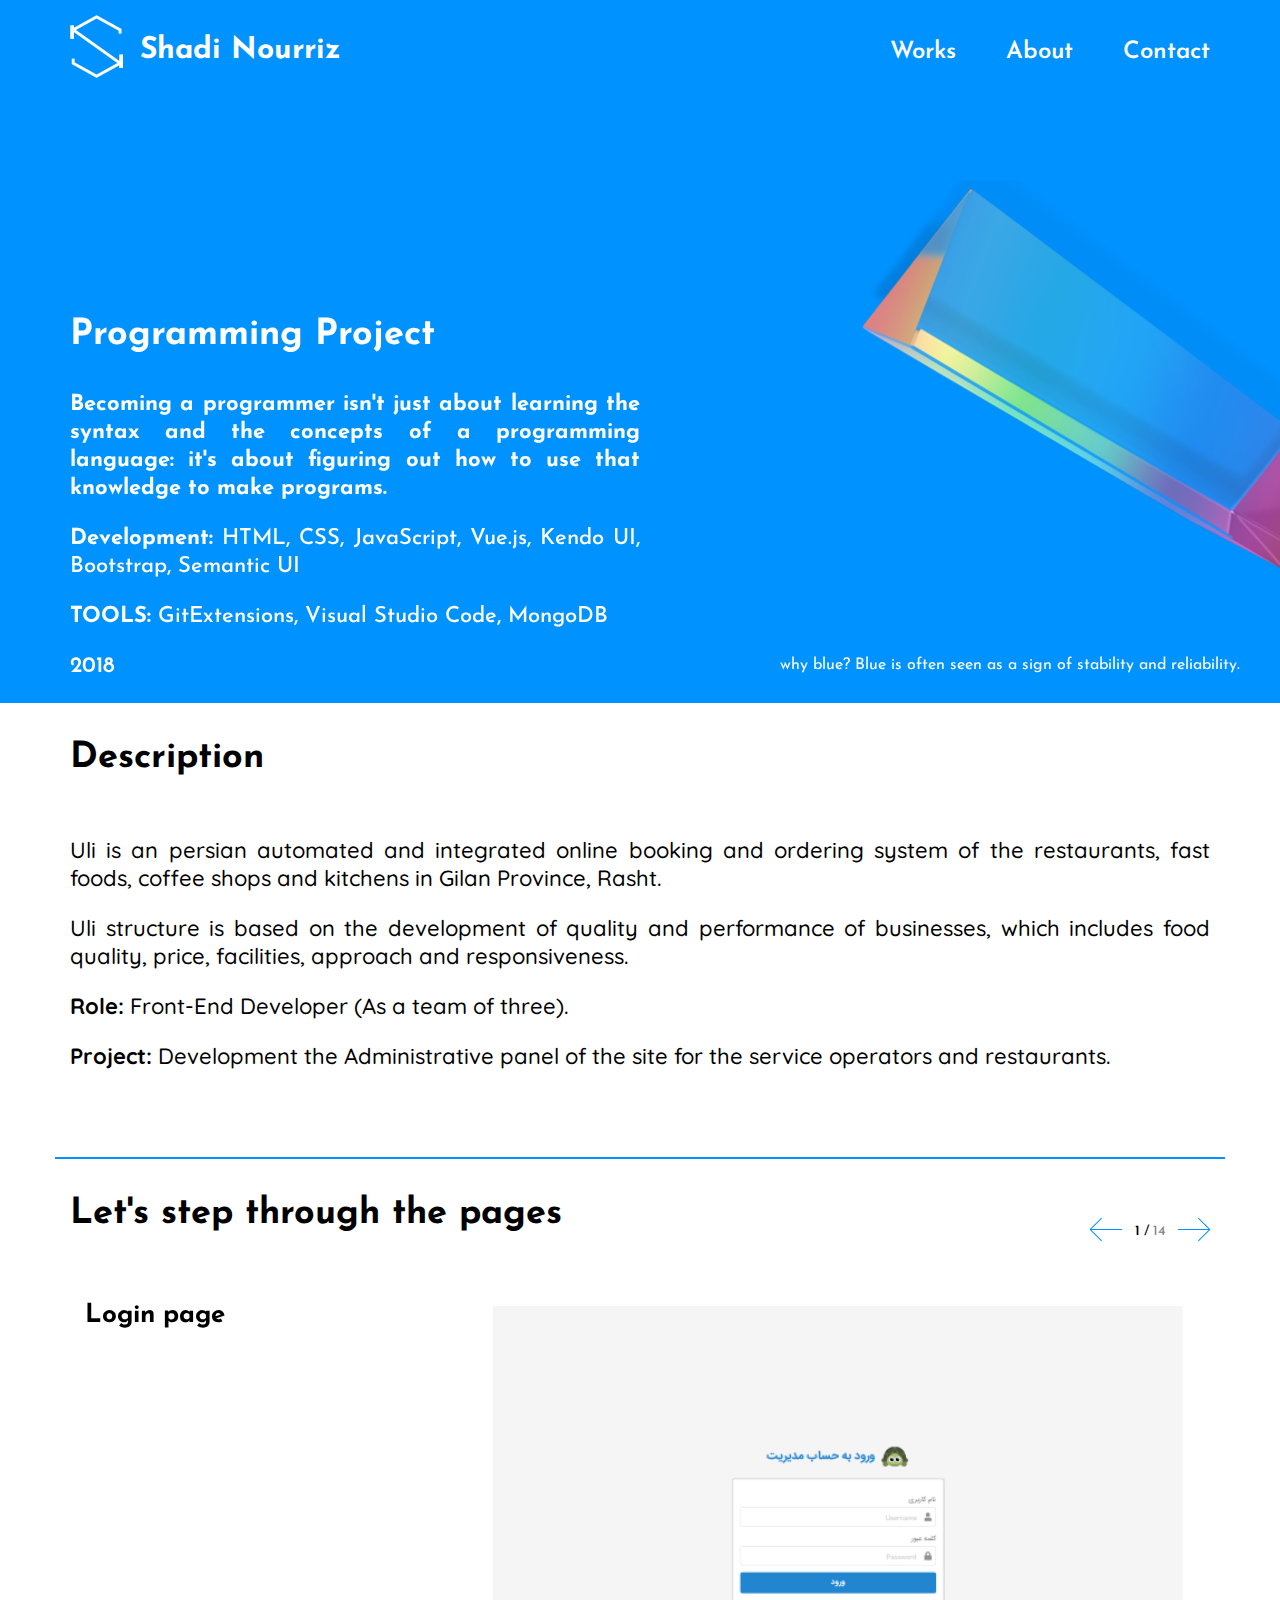
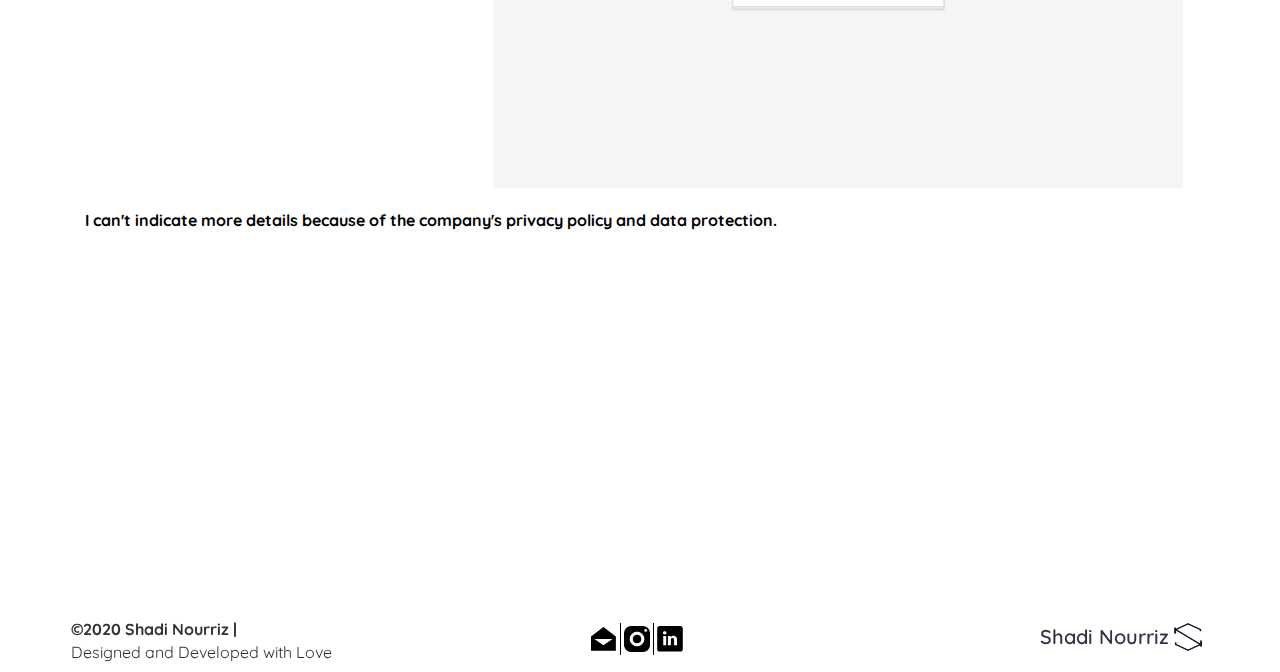
<file: project.html>
<!DOCTYPE html>
<html lang="en">

<head>
	<meta charset="UTF-8">
	<meta name="viewport" content="width=device-width, initial-scale=1.0">
	<title>Shadi Nourriz</title>
	<!-- favicon -->
	<link rel="shortcut icon" href="images/icons/logomini.png">
	<!-- Fonts -->
	<!-- <link href="https://fonts.googleapis.com/css?family=Montserrat:500|Source+Code+Pro:300,400,600,700"
		rel="stylesheet"> -->
	<link href="https://fonts.googleapis.com/css2?family=Josefin+Sans:wght@300&display=swap" rel="stylesheet">
	<link href="https://fonts.googleapis.com/css2?family=Quicksand:wght@500&display=swap" rel="stylesheet">
	<!-- bootstrap -->
	<link rel="stylesheet" href="css/bootstrap.min.css">
	<!-- animate.css -->
	<link rel="stylesheet" href="css/animate.min.css">
	<!-- slider and carousel -->
	<link rel="stylesheet" href="css/owlcarousel/owl.carousel.min.css">
	<link rel="stylesheet" href="css/owlcarousel/owl.theme.default.min.css">
	<link rel="stylesheet" href="css/slick.css">
	<!-- popup -->
	<link rel="stylesheet" href="css/magnific-popup.css">
	<!-- icons set -->
	<link rel="stylesheet" href="css/fontello.css">
	<!-- custom main stylesheet -->
	<!-- <link rel="stylesheet" href="css/styles.css"> -->
	<!-- <link rel="stylesheet" href="css/state.css"> -->
	<link rel="stylesheet" href="css/styles.css">
</head>

<body style="background-color: white !important;">

	<!--	Logo and menu
****************************-->
	<header class="header header_sticky" style="background-color: #0092ff!important; margin-top:0!important;">
		<div class="inner-header container">
			<div class="header__logo">

				<a href="index.html" class="logo__item2" style="display:inline-block!important">

				</a>
				<a href="index.html" style="cursor:pointer;color:white !important;text-decoration:none!important;">
					<p class="logotext2">Shadi Nourriz</p>
				</a>

			</div>


			<button class="btn_nav"><i class="icon-menu"></i></button>

			<nav class="navigation header__nav">
				<ul class="nav__list">
					<!-- <li class="nav__item current"><a href="#about" class="nav__link"><span
								class="nav__item_underline"></span>About</a></li> -->
					<!-- <li class="nav__item"><a href="#services" class="nav__link"><span
								class="nav__item_underline"></span>Service</a></li> -->
					<li class="nav__item"><a href="index.html#Works" class="nav__link"
							style="color:white!important;"><span class="nav__item_underline"></span>Works</a></li>
					<li class="nav__item"><a href="index.html#About" class="nav__link"
							style="color:white!important;"><span class="nav__item_underline"></span>About</a></li>
					<li class="nav__item"><a href="index.html#Contact" class="nav__link"
							style="color:white!important;"><span class="nav__item_underline"></span>Contact</a></li>
				</ul>
			</nav>
		</div>
	</header>

	<!--	Slider set
*****************************-->
	<!-- slider container -->
	<div class="slider section">
		<!-- slider item -->
		<div class="slider__item slider__item_1" style="background-color: #0092ff!important;">

		</div>

	</div>



	<!--	Animated pointer
*****************************-->
	<!-- <div class="pointer pointer_bottom">
		<div class="pointer__arrow pointer__arrow_top"></div>
		<div class="pointer__line"></div>
		<div class="pointer__arrow pointer__arrow_bottom"></div>
	</div> -->




	<!--	Section About
*****************************-->
	<section class="about section" style="background-color: #0092ff!important;">
		<div class="container">
			<div class="row">
				<div class="about__text col-xs-12 col-md-6 in-left" style="padding-right:0!important">
					<h2 class="text__header" style="color:white!important">Programming Project</h2>
					<p class="text__par" style="color:white!important"><strong>Becoming a programmer
							isn't
							just about learning
							the syntax and the concepts of
							a programming language: it's about figuring out how to use that knowledge to make
							programs.</strong> </p>
					<p class="text__par" style="color:white!important;font-weight: 500!important;">
						<strong>Development: </strong>HTML,
						CSS, JavaScript,
						Vue.js, Kendo UI, Bootstrap, Semantic UI</p>
					<p class="text__par" style="color:white!important;font-weight: 500!important;">
						<strong>TOOLS: </strong>GitExtensions, Visual Studio Code, MongoDB

					</p>
					<p class="text__par" style="color:white!important;font-weight: 600!important;">2018
					</p>

					<!-- <a href="#works" rel="nofollow" class="text__button">View Work</a> -->
				</div>
				<div class="img col-xs-12 col-md-6 in-left">
					<img src="images/prism-color-4.png" width="246" data-ix="fade-in"
						data-w-id="79ed1542-10d8-d05e-0458-19622271b419" alt="" class="primary-page-img globe"
						style="position:relative!important;
						max-width:100%!important;
					float:right!important;will-change: transform;transform: translate3d(0px, -5.83376px, 0px) scale3d(1.9, 1.9, 1) rotateX(0deg) rotateY(0deg) rotateZ(0deg) skew(0deg, 0deg);/* transform-style: preserve-3d; */opacity: 1;transition: opacity 80ms ease-in 0s;">

				</div>
				<div class="img col-xs-12 col-md-6 in-left" style="float: right;
				margin-top: 150px;color:white;margin-right: -30px;">
					<p style="float:right!important">why blue? Blue is often seen as a sign of stability and
						reliability.</p>
				</div>

			</div>

		</div>
		<!-- <div class="img col-xs-12 col-md-4">
			<p>why blue?</p>
		</div> -->
	</section>



	<!-- </div> -->
	<!-- </section> -->
	<div class="pointer pointer_bottom">
		<div class="pointer__arrow pointer__arrow_top"></div>
		<div class="pointer__line"></div>
		<div class="pointer__arrow pointer__arrow_bottom"></div>
	</div>


	<!-- clients and contacts section -->
	<!-- <section class="clients-and-contacts section">
		<section id="clients" class="clients">
			<div class="container">
				<div class="clients__header row">
					<h2 class="col-xs-12 col-md-9">Clients Say</h2>
					<p>We are a creative team of designers. We make websites, interfaces and identity.
						We believe that beauty is hidden in small things.We are a creative team of designers. We make
						websites, interfaces and identity.</p>

					<div class=" col-xs-12 col-md-4">
						<h2 class="text__header" style="color:white!important">About</h2>
						<p class="text__par">We are a creative team of designers. We make websites, interfaces and
							identity.
							We believe that beauty is hidden in small things.We are a creative team of designers. We
							make
							websites, interfaces and identity.</p>
					</div>


				</div>

			</div>
		</section>
	</section> -->


	<section class="clients-and-contacts section">
		<section class="clients in-left" style="background-color: white!important;">
			<div class="container">
				<div class="clients__header row" style="padding-top:0!important; border-bottom: 2px solid #0092ff">
					<h2 class="col-xs-12 col-md-9">Description</h2>

					<div id="test" class=" col-xs-12 col-md-12"
						style="text-align: center!important;font-family: 'Quicksand', sans-serif;">
						<!-- <h2 class="text__header" style="color:white!important">About</h2> -->
						<p class="text__par">Uli is an persian automated and integrated online booking and
							ordering
							system of the restaurants, fast foods, coffee shops and kitchens in Gilan Province, Rasht.
						</p>
						<p class="text__par">Uli structure is based on the development of quality and performance of
							businesses, which includes food quality, price, facilities, approach and responsiveness.</p>

						<p class="text__par"><strong>Role: </strong>Front-End Developer (As a team of three).
						</p>
						<p class="text__par"><strong>Project: </strong>Development the Administrative panel of the site
							for the service operators and restaurants.

						</p>
						<!-- <a href="#works" rel="nofollow" class="text__button">View Work</a> -->
					</div>


				</div>

			</div>
		</section>
	</section>



	<section class="clients-and-contacts section">
		<section class="clients" style="background-color: white!important;">
			<div class="container">
				<div class="clients__header row"
					style="padding-top:0!important;padding-bottom:0!important;border-bottom:none !important;">
					<!-- Square code -->
					<!-- <div class="_10pxsquare-fill"></div>
						<div class="_10pxsquare-empty" style="top: 25px!important;margin-top: 1363px !important;"></div> -->
					<!-- Square code -->
					<!-- <div class="_10pxsquare.square-top-left.blue"></div> -->
					<h2 class="col-xs-12 col-md-9 in-left" style="font-family: 'Josefin Sans', sans-serif;">Let's step
						through
						the pages</h2>

					<!-- clients controls -->
					<div class="clients__controls col-xs-12 col-md-3 in-left">
						<div class="clients__arrow clients__arrow_back">

							<div class="clients__arrow__line-short clients__arrow__line-up"></div>
							<div class="clients__arrow__line"></div>
							<div class="clients__arrow__line-short clients__arrow__line-down"></div>

						</div>
						<!-- clients counter -->
						<div class="clients__counter">&nbsp;<span
								class="clients__counter__item clients__counter__item1">1&nbsp;</span> / <span
								class="clients__counter__item clients__counter__item2">&nbsp;14</span>&nbsp;</div>

						<div class="clients__arrow clients__arrow_next">

							<div class="clients__arrow__line-short clients__arrow__line-up"></div>
							<div class="clients__arrow__line"></div>
							<div class="clients__arrow__line-short clients__arrow__line-down"></div>

						</div>
					</div>
				</div>

				<!-- clients carousel container -->
				<div id="clients" class="clients__comment section in-left" style="padding-top:0!important;">
					<div class="owl-carousel owl-theme">
						<div class="item">
							<div class="clients__comment__item">
								<div class="comment__customer col-xs-12 col-md-4">
									<h3>Login page</h3>
									<!-- <h4 class="comment__customer__prefession">Google, Manager</h4> -->
								</div>

								<!-- <blockquote class="comment__text col-xs-12 col-md-8">
									We are a creative team of designers. We make websites, interfaces and identity. We
									believe that beauty is hidden in small things.
								</blockquote> -->
								<div class="comment__text col-xs-12 col-md-8"><img src="images/magnificpopup/uli1.png">
								</div>
							</div>
						</div>
						<div class="item">
							<div class="clients__comment__item">
								<div class="comment__customer col-xs-12 col-md-4">
									<h3>Dashboard</h3>
									<h4 class="comment__customer__prefession">This page offers performance information
										for tickets, orders, jobs and users.</h4>
								</div>
								<div class="comment__text col-xs-12 col-md-8"><img src="images/magnificpopup/Uli2.png">
								</div>

								<!-- <blockquote class="comment__text col-xs-12 col-md-8">
									Nearly all of the most important genres of popular music in the last century have
									come from the USA. This is where African and European musical traditions came
									together, and it's this mixture of traditions that gave birth to popular music.
								</blockquote> -->
							</div>
						</div>
						<div class="item">
							<div class="clients__comment__item">
								<div class="comment__customer col-xs-12 col-md-4">
									<h3>Home page management</h3>
									<h4 class="comment__customer__prefession">Managing restaurants availability </h4>
								</div>
								<div class="comment__text col-xs-12 col-md-8"><img src="images/magnificpopup/uli3.png">
								</div>

							</div>
						</div>
						<div class="item">
							<div class="clients__comment__item">
								<div class="comment__customer col-xs-12 col-md-4">
									<h3>Tickets</h3>
									<h4 class="comment__customer__prefession">To provide better support, we use Support
										Tickets that describes the interaction between a customer and a service
										representative. It’s the basic element of any customer experience related
										job—allowing your business to create, update, and hopefully resolve any issues
										your end-users might have. </h4>
								</div>
								<div class="comment__text col-xs-12 col-md-8"><img src="images/magnificpopup/Uli4.png">
								</div>

							</div>
						</div>
						<div class="item">
							<div class="clients__comment__item">
								<div class="comment__customer col-xs-12 col-md-4">
									<h3>Orders</h3>
									<h4 class="comment__customer__prefession">Consist of all orders with unique ID and
										status. </h4>
								</div>
								<div class="comment__text col-xs-12 col-md-8"><img src="images/magnificpopup/uli5.png">
								</div>

							</div>
						</div>
						<div class="item">
							<div class="clients__comment__item">
								<div class="comment__customer col-xs-12 col-md-4">
									<h3>Order details</h3>
									<h4 class="comment__customer__prefession">it provides every details of a order such
										personal information of the restaurant, persnal information of the customer,
										decision status to accept or decline orders ...</h4>
								</div>
								<div class="comment__text col-xs-12 col-md-8"><img src="images/magnificpopup/uli6.png">
								</div>

							</div>
						</div>
						<div class="item">
							<div class="clients__comment__item">
								<div class="comment__customer col-xs-12 col-md-4">
									<h3>Discounts</h3>
									<h4 class="comment__customer__prefession">Show all discounts that can be managed and
										also added new.</h4>
								</div>
								<div class="comment__text col-xs-12 col-md-8"><img src="images/magnificpopup/uli7.png">
								</div>

							</div>
						</div>
						<div class="item">
							<div class="clients__comment__item">
								<div class="comment__customer col-xs-12 col-md-4">
									<h3>Jobs</h3>
									<h4 class="comment__customer__prefession">This page presents a list of all jobs that
										consist of some filters to easy access. </h4>
								</div>
								<div class="comment__text col-xs-12 col-md-8"><img src="images/magnificpopup/uli8.png">
								</div>

							</div>
						</div>
						<div class="item">
							<div class="clients__comment__item">
								<div class="comment__customer col-xs-12 col-md-4">
									<h3>Job details</h3>
									<h4 class="comment__customer__prefession">Show all information about restaurants,
										kitchens, and coffee shops include order status, menu, working hours,
										location,... </h4>
								</div>
								<div class="comment__text col-xs-12 col-md-8"><img src="images/magnificpopup/uli9.png">
								</div>

							</div>
						</div>
						<div class="item">
							<div class="clients__comment__item">
								<div class="comment__customer col-xs-12 col-md-4">
									<h3>Editing job information</h3>
									<h4 class="comment__customer__prefession">Editing the personal information such as
										name, phone, address, job title,...</h4>
								</div>
								<div class="comment__text col-xs-12 col-md-8"><img src="images/magnificpopup/uli10.png">
								</div>

							</div>
						</div>
						<div class="item">
							<div class="clients__comment__item">
								<div class="comment__customer col-xs-12 col-md-4">
									<h3>Editing job setting</h3>
									<h4 class="comment__customer__prefession">Editing the ordering status, Reservation
										status,...</h4>
								</div>
								<div class="comment__text col-xs-12 col-md-8"><img src="images/magnificpopup/uli11.png">
								</div>

							</div>
						</div>
						<div class="item">
							<div class="clients__comment__item">
								<div class="comment__customer col-xs-12 col-md-4">
									<h3>Editing job menu</h3>
									<h4 class="comment__customer__prefession">Editing and creating the menus for
										different order types, advanced menu functionality, customization options,..
									</h4>
								</div>
								<div class="comment__text col-xs-12 col-md-8"><img src="images/magnificpopup/uli12.png">
								</div>

							</div>
						</div>
						<div class="item">
							<div class="clients__comment__item">
								<div class="comment__customer col-xs-12 col-md-4">
									<h3>Editing job working hours</h3>
									<h4 class="comment__customer__prefession">Editing and creating working hours in
										every day of week. </h4>
								</div>
								<div class="comment__text col-xs-12 col-md-8"><img src="images/magnificpopup/uli13.png">
								</div>

							</div>
						</div>
						<div class="item">
							<div class="clients__comment__item">
								<div class="comment__customer col-xs-12 col-md-4">
									<h3>ٍEditing job delivery service range</h3>
									<h4 class="comment__customer__prefession">Editing and creating the delivery service
										range with location on map.</h4>
								</div>
								<div class="comment__text col-xs-12 col-md-8"><img src="images/magnificpopup/uli14.png">
								</div>

							</div>
						</div>
						<!-- end of item -->
					</div>
					<div class=" col-xs-12 col-md-12">
						<h4 style="font-family:  'Quicksand', sans-serif;"> I can't indicate more details because of the
							company's privacy policy
							and
							data protection.</h4>

						<!-- <a href="#works" rel="nofollow" class="text__button">View Work</a> -->
					</div>
				</div>
			</div>
		</section>
	</section>




	<!--	Contact us
	*********************************-->
	<!-- <div class="map col-xs-12 col-sm-6"></div> -->

	<footer class="contact container">
		<div class="row">
			<div class="contact__inf col-xs-12" style="font-family: 'Quicksand', sans-serif;padding-left: 1px!important;
			padding-right: 8px!important;">
				<div class="col-sx-12 col-sm-4">
					<span><strong>©2020 Shadi Nourriz |</strong></span><br><span class="tagline">Designed
						and
						Developed with Love</span>
				</div>
				<div class="col-sx-12 col-sm-4">
					<p style="text-align: center!important;margin-top:5px"><a href="mailto:shadi.nourriz@gmail.com"
							class="link-block w-inline-block"><img src="images/icon-mail-black.svg" alt=""
								class="image-9" style="width:26px!important;"></a><img src="images/divider-black.svg"
							alt="" class="divider-black"><a href="https://www.instagram.com/shadi_nrz" target="_blank"
							class="w-inline-block"><img src="images/instagram4.png" alt="" class="image-10"
								style="width:26px!important;"></a><img src="images/divider-black.svg" alt=""
							class="divider-black"><a href="https://www.linkedin.com/in/shadi-nourriz-310707199/"
							target="_blank" class="w-inline-block"><img src="images/icon-footer-linkedin-black.svg"
								alt="" class="image-11" style="width:26px!important;"></a></p>
				</div>
				<div class="col-sx-12 col-sm-4">
					<a href="index.html"
						class="brandcontainer brand-container-footer w-hidden-medium w-hidden-small w-hidden-tiny w-clearfix w-nav-brand"><img
							src="images/logo/logo2.png" data-ix="scale-on-hover" width="28" height="28" alt=""
							class="logo"
							style="transition: opacity 0.2s ease-in-out 0s;margin-left:5px!important;margin-top: 5px!important;float:right">
						<!-- <img src="images/divider-black.svg" alt=""
							class="divider-black w-hidden-tiny"> -->
						<p
							style="float:right !important;font-size:20px!important;color:#151529de;font-weight: 600;margin-left: 2.9%; margin-top:5px;">
							Shadi
							Nourriz
							<!-- <span class="tagline">Freelance
								Product Designer</span> -->
						</p>
					</a>
				</div>

			</div>
		</div>
	</footer>



	<!-- google map -->
	<script type="text/javascript"></script>
	<!-- <script async defer
			src="https://maps.googleapis.com/maps/api/js?key=AIzaSyAjYhHbI6v_VpjiLZC0R4j5lHkTzMhuhys&callback=initMap">
			</script> -->
	<!-- castomisation if the map -->
	<script src="js/map.js"></script>
	<!-- jQuery -->
	<script src="js/libs/jquery.min.js"></script>
	<!-- carousel -->
	<script src="js/libs/owl.carousel.min.js"></script>
	<!-- slider -->
	<script src="js/libs/slick.min.js"></script>
	<!-- manipulation with text -->
	<script src="js/libs/jquery.lettering-0.6.1.min.js"></script>
	<script src="js/libs/jquery.textillate.js"></script>
	<!-- gallery filter -->
	<script src="js/libs/isotope.pkgd.min.js"></script>
	<!-- popup -->
	<script src="js/libs/jquery.magnific-popup.min.js"></script>
	<!-- smooth scroll -->
	<script src="js/libs/jquery.smooth-scroll.min.js"></script>
	<!-- menu -->
<!-- 	<script src="js/menu.js"></script> -->
	<!-- castom js script -->
	<script src="js/main.js"></script>
	<!-- vimeo player api -->
	<script src="https://player.vimeo.com/api/player.js"></script>

	<!-- vimeo player options -->
	<script>
		var iframe = document.querySelector('.slider__item_video');
		var player = new Vimeo.Player(iframe);

		//When the player is ready, set the volume to 0
		player.ready().then(function () {
			player.setVolume(0);
		});
	</script>
	<!-- load more function -->
	<script src="js/load_more.js"></script>
	<!-- load more settings -->
	<script>





		items_set = [
			{
				filter: 'design',
				backgroundImage: 'images/photos/laptop.jpg',
				tagName: 'Design',
				headingHref: 'javascript:void',
				heading: 'Laptop and keyboard',
				headingSmall: 'Awesome typing',
				img: 'images/magnificpopup/redstrip.jpg',
				title: 'Just simple block'
			},
			{
				filter: 'identy',
				backgroundImage: 'images/photos/cookie.jpg',
				tagName: 'Identy',
				headingHref: 'javascript:void',
				heading: 'Cookie and Coffee',
				headingSmall: 'Take a break',
				img: 'images/magnificpopup/cookie.jpg',
				title: 'Coffee Web Site'
			},
			{
				filter: 'web',
				backgroundImage: 'images/photos/essentials.jpg',
				tagName: 'Web Design',
				headingHref: 'javascript:void',
				heading: 'Magazines',
				headingSmall: 'Nice reading',
				img: 'images/magnificpopup/essentials.jpg',
				title: 'Coffee Web Site'
			},
			{
				filter: 'identy',
				backgroundImage: 'images/photos/softs.jpg',
				tagName: 'Identy',
				headingHref: 'javascript:void',
				heading: 'Sheets of paper',
				headingSmall: 'Getting correct information',
				img: 'images/magnificpopup/softs.jpg',
				title: 'Coffee Web Site'
			},
		];

		$('.gallery__items').portfolio_addon({
			load_count: 2,
			items: items_set
		});
	</script>
</body>

</html>
</file>
<file: css/fontello.css>
@font-face {
  font-family: 'fontello';
  src: url('../font/fontello.eot?10337825');
  src: url('../font/fontello.eot?10337825#iefix') format('embedded-opentype'),
       url('../font/fontello.woff2?10337825') format('woff2'),
       url('../font/fontello.woff?10337825') format('woff'),
       url('../font/fontello.ttf?10337825') format('truetype'),
       url('../font/fontello.svg?10337825#fontello') format('svg');
  font-weight: normal;
  font-style: normal;
}
/* Chrome hack: SVG is rendered more smooth in Windozze. 100% magic, uncomment if you need it. */
/* Note, that will break hinting! In other OS-es font will be not as sharp as it could be */
/*
@media screen and (-webkit-min-device-pixel-ratio:0) {
  @font-face {
    font-family: 'fontello';
    src: url('../font/fontello.svg?10337825#fontello') format('svg');
  }
}
*/
 
 [class^="icon-"]:before, [class*=" icon-"]:before {
  font-family: "fontello";
  font-style: normal;
  font-weight: normal;
  speak: none;
 
  display: inline-block;
  text-decoration: inherit;
  width: 1em;
  margin-right: .2em;
  text-align: center;
  /* opacity: .8; */
 
  /* For safety - reset parent styles, that can break glyph codes*/
  font-variant: normal;
  text-transform: none;
 
  /* fix buttons height, for twitter bootstrap */
  line-height: 1em;
 
  /* Animation center compensation - margins should be symmetric */
  /* remove if not needed */
  margin-left: .2em;
 
  /* you can be more comfortable with increased icons size */
  /* font-size: 120%; */
 
  /* Font smoothing. That was taken from TWBS */
  -webkit-font-smoothing: antialiased;
  -moz-osx-font-smoothing: grayscale;
 
  /* Uncomment for 3D effect */
  /* text-shadow: 1px 1px 1px rgba(127, 127, 127, 0.3); */
}
 
.icon-play-outline:before { content: '\e800'; } /* '' */
.icon-twitter:before { content: '\f099'; } /* '' */
.icon-facebook:before { content: '\f09a'; } /* '' */
.icon-menu:before { content: '\f0c9'; } /* '' */
.icon-pinterest:before { content: '\f231'; } /* '' */
</file>
<file: css/styles.css>
body{
	/* font-family: 'Source Code Pro', monospace; */
	font-family: 'Josefin Sans', sans-serif;
	background-color: #ecf0f1;
	
}

h1,
h2,
h3,
h4,
h5,
h6{

	/* font-family: 'Montserrat', sans-serif; */
	font-family: 'Josefin Sans', sans-serif;
	/* font-weight: 500; */
}

h1{
	font-size: 46px;
}

h2{
	font-size: 36px;
}

h3{
	font-size: 26px;
}

h4{
	font-size: 16px;
}

h5{
	font-size: 12px;
}

h6{
	font-size: 11px;
}

ul, ol {
	list-style: none;
	padding: 0;
}

/*menu *******************************/

.header{
	width: 100%;
	max-width: 1200px;
	padding-left: 15px;
	padding-right: 15px;
	padding-top: 40px;
	margin: 0 auto;
	color: #fff;
	font-size: 18px;
	position: absolute;
	left: 0; right: 0;
	z-index: 999;
}

.inner-header:after{
	content: '';
	display: table;
	clear: both;
}

.header_sticky{
	max-width: 100%;
	padding: 0;
	position: fixed;
	background-color: #161616;
}

.header_sticky .inner-header{
	padding-top: 15px;
	padding-bottom: 15px;
}

.header_sticky .header__logo{
	/* width: 60px;
	height: 42px; */
	height: 60px;
}

.header_sticky .nav__list{
	margin-bottom: 0;
	margin-top: 20px;
}

.header:after{
	content: '';
	display: table;
	clear: both;
}

.header__logo{
	/* width: 121px; */
	max-width: 290px;
	height: 83px;
	float: left;
	position: relative;
	z-index: 50;
}


.logo__item{
	display: block;
	width: inherit;
	height: inherit;
	background-image: url(../images/logo/logo6.png);
	-webkit-background-size: cover;
	        background-size: cover;
}

.logo__item2{
	display: block;
	width: 53px;
	height: 63px;
	background-image: url(../images/logo/UntitledLog5.png);
	-webkit-background-size: cover;
	        background-size: cover;
}
.logo__item3{
	display: block;
	width: 53px;
	height: 63px;
	background-image: url(../images/logo/logo2.png);
	-webkit-background-size: cover;
	        background-size: cover;
}
.logotext2{
	font-family: 'Josefin Sans';
    font-size: 30px;
    font-weight: 700;
    margin-bottom: 50px!important;
    margin-top: -58px;
    margin-left: 70px;
}

.btn_nav{
	display: none;
	background-color: transparent;
	border: none;
	position: absolute;
	top: 13px;
	right: 15px;
	color: #fff;
	font-size: 27px;
	outline: none;
}

.navigation{
	display: block;
	width: 100%;
	margin-top: -15px;
	text-align: right;
	font-weight: 600;
	position: relative;
	z-index: 40;
}

.open_menu{

}

.nav__list{
	float: right;
	font-size: 24px;
}

.nav__item{
	margin-left: 50px;
	float: left;
}
/* a {
	color:#000000c9 !important;;
} */

.nav__item:hover .nav__link{
	/* color: #2bf4a1; */
	/* color: #f42b2b; */
	color:#1c66a5;
	/* color: #ea4335; */
	
}

.nav__item:hover .nav__item_underline{
	width: 100%;
}

.nav__link{
	position: relative;
	-webkit-transition: color .3s;
	-webkit-transition: color 3s;
	-o-transition: color .3s;
	transition: color .3s;
}

.nav__link:link,
.nav__link:visited,
.nav__link:active{
	/* color: #fff; */
	/* color:red; */
	text-decoration: none;
	/* border-bottom:2px solid #143754; */
}

.current .nav__link{
	color:#1c66a5;
	/* color: #f42b2b; */
	/* color:#143754; */
	/* color: #2bf4a1; */
}

.nav__item_underline{
	width: 0%;
	display: inline-block;
	/* border-bottom: 2px solid #f42b2b; */
	border-bottom:2px solid #1c66a5;
	position: absolute;
	bottom: -2px; left: 0;
	-webkit-transition: width .3s ease-in-out;
	-o-transition: width .3s ease-in-out;
	transition: width .3s ease-in-out;
}

.current .nav__item_underline{
	width: 100%;
}

/*slider and arrows *******************************/

.slider{
	width: 100%;
	/* min-height: 100vh; */
	max-height: 280px;
	margin: 0 auto;
	font-size: 18px;
	position: relative;
	
}

.slider__item{
	width: 100%;
	min-height: 90vh;
	background-repeat: no-repeat;
	background-position: center center;
	-webkit-background-size: cover;
	        background-size: cover;
	position: relative;
}

.slider__iframe__wrapper{
	width: 100%;
	height: 100vh;
	overflow: hidden;
	position: absolute;
	top: 0;
}

.slider__video_darcken{
	width: inherit;
	height: inherit;
	background-color: rgba(0,0,0,.25); /*set the level of video darcken*/
	position: absolute;
	top: 0;
}

.slider__wrapper{
	max-width: 1200px;
	position: absolute;
	bottom: 15%;
	z-index: 100;
}

.slider__item_1{
	/* background-image: url(../images/photos/first_screen.jpg); */
	background-color:#1f8ba7
}

.slider__item_2{
	background-image: url(../images/photos/first_screen.jpg);
}

.item__text{
	padding-left: 260px;
	margin-bottom: 50%;
	/* padding-right: 15px;
	margin: auto; */
	color: rgba(255, 255, 255, .5);
}

.item__text2{
	padding-left: 15px;
	padding-right: 15px;
	margin: auto;
	color: rgba(255, 255, 255, .5);
}

.item__text_big{
	color: #fff;
}

.pointer-container{
	width: 80px;
	height: 40px;
	position: absolute;
	top: 50%;
	overflow: hidden;
}

.pointer-container_left{
	left: 0px;
}

.pointer-container_right{
	right: 0px;
}

.pointer{
	width: 50px;
	/* margin-top: 150px; */
	position: absolute;
	top: 50%;
	cursor: pointer;
	border: 5px solid transparent; /* size of arrow */
	-webkit-transition: left .5s ease-in-out,
				right .5s ease-in-out,
				opacity .5s ease-in-out;
	-o-transition: left .5s ease-in-out,
				right .5s ease-in-out,
				opacity .5s ease-in-out;
	transition: left .5s ease-in-out,
				right .5s ease-in-out,
				opacity .5s ease-in-out;
}

.pointer_prev{
	left: -50px;
	opacity: 0;
}

.pointer_next{
	right: -50px;
	opacity: 0;
	-webkit-transform: rotate(180deg);
	    -ms-transform: rotate(180deg);
	        transform: rotate(180deg);
}

.pointer_prev_show{
	left: 25px;
	opacity: 1;
}

.pointer_next_show{
	right: 25px;
	opacity: 1;
}

.pointer_bottom{
	position: absolute;
	top: 90%; left: 50%;
-webkit-transform: rotate(-90deg);
    -ms-transform: rotate(-90deg);
        transform: rotate(-90deg);
	border: 10px solid transparent; /* size of arrow */
	cursor: initial;
-webkit-animation: pointer 1.5s infinite ease-in-out;
        animation: pointer 1.5s infinite ease-in-out;
}

.pointer__line{
	/* border-top: 2px solid #6a2eb3; */
	border-top: 2px solid white;
}

.pointer__arrow{
	width: 50%;
	/* border-top: 2px solid #6a2eb3; */
	border-top: 2px solid white;
}

.pointer_color{
	border-color: #fff;
}

.pointer__arrow_top{
-webkit-transform: rotate(-45deg);
    -ms-transform: rotate(-45deg);
        transform: rotate(-45deg);
-webkit-transform-origin: left top;
    -ms-transform-origin: left top;
        transform-origin: left top;
	position: relative;
	top: 2px;
}

.pointer__arrow_bottom{
-webkit-transform: rotate(45deg);
    -ms-transform: rotate(45deg);
        transform: rotate(45deg);
-webkit-transform-origin: left bottom;
    -ms-transform-origin: left bottom;
        transform-origin: left bottom;
	position: relative;
	top: -2px;
}

/*about *******************************/

.about{
	width: 100%;
	font-size: 16px;
	/* background-image: url(../images/photos/about_background.jpg); */
	background-repeat: no-repeat;
	background-position: center center;
	-webkit-background-size: cover;
	        background-size: cover;
}

.about:after{
	content: '';
	display: table;
	clear: both;
}

.about__text{
	/* padding-top: 50px; */
	padding-right: 130px;
	/* padding-bottom: 100px; */
}

.text__par{
	/* font-family: 'Quicksand', sans-serif; */
	line-height: 28px;
	font-size: 22px;
	font-weight: 500;
	text-align: justify;
}
.text__par2 {
    /* line-height: 28px; */
    font-size: 21px;
    font-weight: 500;
	text-align: justify;
	margin-bottom: 5px;
}

.text__button:link{
	display: inline-block;
	padding: 13px 40px;
	margin-top: 70px;
	color: rgb(51, 51, 51);
	font-weight: 700;
	text-decoration: none;
	border: 1px solid #f42b2b;
	-webkit-transition: background-color .3s;
	-o-transition: background-color .3s;
	transition: background-color .3s;
}

.text__button:hover{
	color: rgb(51, 51, 51);
	text-decoration: none;
	background-color: #f42b2b;
}

.text__button:visited{
	color: rgb(51, 51, 51);
	text-decoration: none;
	border: 1px solid #f42b2b;
}

.text__button:focus{
	outline: none;
}

/*video *******************************/

.video{
	width: 100%;
	/*max-width: 1920px;*/
	height: 100vh;
	position: relative;
}

.video__item{
	width: 100%;
	height: 100%;
	position: absolute;
}

.video__item_poster{
	background-image: url(../images/photos/video_cover.jpg);
	background-repeat: no-repeat;
	background-position: 43% center;
	-webkit-background-size: cover;
	        background-size: cover;
}

.poster_hide{
	display: none;
}

.poster__play-button{
	display: block;
	width: 100px;
	height: 100px;
	background-color: #000;
	position: relative;
	top: 50%; left: 50%;
	margin-top: -50px;
	margin-left: -50px;
	text-align: center;
	border: none;
	-webkit-transition: background-color .3s;
	-o-transition: background-color .3s;
	transition: background-color .3s;
}

.poster__play-button:hover{
	background-color: #2bf4a1;
}

.poster__play-button:focus{
	outline: none;
}

.play-outline{
	display: inline-block;
	width: 30px; height: 35px;
	background-image: url(../images/icons/play.png);
	background-repeat: no-repeat;
	background-position: center center;
	-webkit-background-size: cover;
	        background-size: cover;
	position: relative;
	left: 3px; top: 3px;
}

/*services *******************************/

.services{
	padding-top: 110px;
	padding-bottom: 110px;
	background-color: #161616;
	color: #fff;
	font-size: 16px;
}

.services:after{
	content: '';
	display: table;
	clear: both;
}

.services__header-block{
	padding-bottom: 65px;
}

.services__header-block:after{
	content: '';
	display: table;
	clear: both;
}

.services__line{
	width: 100%;
	margin-top: 0;
	margin-bottom: 74px;
	border-top: 1px solid rgba(255, 255, 255, .1);
}

.services__item{
	
}

.services__item__text{
	line-height: 28px;
}

.services__list{
	margin-top: 52px;
	padding-left: 0;
	font-family: 'Montserrat', sans-serif;
	font-weight: 500;
	list-style-type: none;
}

.services__list li{
	line-height: 40px;
}

.services__list li:before{
	content: '';
	display: inline-block;
	width: 15px;
	margin-right: 10px;
	border-top: 1px solid #2bf4a1;
	position: relative;
	top: -5px;
}

.arrow-controls{
	position: relative;
	top: 60px;
	text-align: right;
}

.arrow{
	display: inline-block;
	width: 32px;
	color: #fff;
	border-top: 10px solid transparent;
	border-bottom: 10px solid transparent;
	cursor: pointer;
	-webkit-transition: color .3s;
	-o-transition: color .3s;
	transition: color .3s;
}

.arrow:hover{
	color: #2bf4a1;
}

.arrow_back{
-webkit-transform: rotate(180deg);
    -ms-transform: rotate(180deg);
        transform: rotate(180deg);
	margin-right: 30px;
}

.arrow_hide{
	visibility: hidden;
}

.arrow__line{
	width: 100%;
	border-top: 1px solid;
}

.arrow__line-short{
	width: 50%;
	border-top: 1px solid;
	margin-left: auto;
}

.arrow__line_up{
-webkit-transform-origin: right top;
    -ms-transform-origin: right top;
        transform-origin: right top;
-webkit-transform: rotate(45deg);
    -ms-transform: rotate(45deg);
        transform: rotate(45deg);
	margin-bottom: -1px;
}

.arrow__line_down{
-webkit-transform-origin: right bottom;
    -ms-transform-origin: right bottom;
        transform-origin: right bottom;
-webkit-transform: rotate(-45deg);
    -ms-transform: rotate(-45deg);
        transform: rotate(-45deg);
	margin-top: -1px;
}

/*works gallery *******************************/

.works__header{
	padding-top: 110px;
	padding-bottom: 30px;
}

.works__header:after{
	content: '';
	display: table;
	clear: both;
}

.works__header__nav{
	margin-top: 60px;
	text-align: right;
}

.works__nav__item{
	margin-left: 36px;
	padding: 1px 2px;
	font-size: 16px;
	border: none;
	background-color: transparent;
	position: relative;
	-webkit-transition: color .3s;
	-o-transition: color .3s;
	transition: color .3s;
}

.works__nav__item:hover{
	color: #2bf4a1;
}

.works__nav__item:hover .works__button_underline{
	width: 100%;
}

.works__nav__item:focus{
	outline: none;
}

.works__nav__item_active{
	font-weight: 600;
	/*border-bottom: 2px solid #2bf4a1;*/
}

.works__button_underline{
	width: 0%;
	border-top: 2px solid #2bf4a1;
	position: absolute;
	left: 0; bottom: 0;
	-webkit-transition: width .3s;
	-o-transition: width .3s;
	transition: width .3s;
}

.works__nav__item_active .works__button_underline{
	width: 100%;
}

.gallery{
	padding-bottom: 75px;
	margin-left: -15px;
	margin-right: -15px;
}

.gallery__items:after{
	content: '';
	display: table;
	clear: both;
}

.gallery__item{
	height: 420px;
	margin: 15px 0;
	background-repeat: no-repeat;
	background-position: center center;
	-webkit-background-size: cover;
	        background-size: cover;
	-webkit-background-clip: content-box;
	        background-clip: content-box;
}

.gallery__item:hover .gallery__item__hover{
	height: 100%;
	/* background-color: #a9a9a9e3; */
	background-color: #143754;
	opacity:0.75;
	/* background-color: rgba(84, 0, 187, .8); */
	/* background-color: grey; */
}


.gallery__item__hover{
	height: 100%;
	padding: 45px;
	/* background-color: rgba(84, 0, 187, 0); */
	
	position: relative;
	-webkit-transition: background-color .3s;
	-o-transition: background-color .3s;
	transition: background-color .3s;
}

.gallery__item__hover:hover .item__hover__header{
	left: 0;
	opacity: 1;
	-webkit-transition: left .5s,
				opacity .6s;
	-o-transition: left .5s,
				opacity .6s;
	transition: left .5s,
				opacity .6s;
}

.gallery__item__hover:hover .item__hover__header-small{
	left: 0;
	opacity: 1;
	-webkit-transition: left .9s,
				opacity 1s;
	-o-transition: left .9s,
				opacity 1s;
	transition: left .9s,
				opacity 1s;
}

.gallery__item__hover:hover .item__hover__line{
	opacity: 1;
}

.gallery__item__hover:hover .item__hover__tag{
	opacity: 1;
}

.gallery__item__hover:hover .item__hover__zoom{
	opacity: 1;
}

.img{
	/* position: absolute!important; */
	max-width:100%!important;
	/* display: inline-block!important; */
	
		/* height: 990px;
		float: right; */
	}
	
	.img:after{
		content: '';
		display: table;
		clear: both;
	}



.item__hover__line{
	display: inline-block;
	width: 40px;
	margin-right: 20px;
	position: relative;
	top: -4px;
	border-top: 2px solid #2a6496;
	opacity: 0;
	-webkit-transition: opacity .3s;
	-o-transition: opacity .3s;
	transition: opacity .3s;
}

.item__hover__tag{
	font-size: 20px;
	font-weight: 600;
	 /* color: rgba(255, 255, 255, .5); */
	 opacity: 0; 
	color:white;
	-webkit-transition: opacity .3s;
	-o-transition: opacity .3s;
	transition: opacity .3s;
}

.item__hover__header{
	margin-top: 10px;
	margin-bottom: 10px;
	position: relative;
	left: -50px;
	opacity: 0;
}

.item__hover__header a{
	color: #fff;
	text-decoration: none;
}

.item__hover__header-small{
	margin-top: 10px;
	font-family: 'Source Code Pro', monospace;
	color: #fff;
	font-weight: 400;
	position: relative;
	left: -50px;
	opacity: 0;
}

.item__hover__zoom{
	position: absolute;
	bottom: 45px; right: 45px;
	font-size: 14px;
	color: rgba(255, 255, 255, .5);
	opacity: 0;
	-webkit-transition: opacity .3s,
				color .3s;
	-o-transition: opacity .3s,
				color .3s;
	transition: opacity .3s,
				color .3s;
}

.item__hover__zoom:hover{
	color: #2bf4a1;
	text-decoration: none;
}

.item__hover__zoom:focus{
	outline: none;
	text-decoration: none;
	color: #777;
}

.gallery__item_1{
	background-image: url(../images/photos/test.png);
}

.gallery__item_2{
	background-image: url(../images/photos/test3.png);
}

.gallery__item_3{
	background-image: url(../images/photos/test4.png);
}

.gallery__item_4{
	background-image: url(../images/photos/test6.png);
}

/* .gallery__item_5{
	background-image: url(../images/photos/essentials.jpg);
} */

/* .gallery__item_6{
	background-image: url(../images/photos/helm.jpg);
} */

.gallery__button{
	display: block;
	width: 160px;
	height: 50px;
	margin-left: auto;
	margin-right: auto;
	margin-top: 60px;
	font-size: 16px;
	font-weight: 700;
	background-color: transparent;
	border: 1px solid #2bf4a1;
	position: relative;
	-webkit-transition: background-color .3s;
	-o-transition: background-color .3s;
	transition: background-color .3s;
}

.gallery__button:hover{
	background-color: #2bf4a1;
}

.gallery__button_preloading:hover{
	background-color: transparent;
}

.gallery__button:focus{
	outline: none;
}

.gallery__button_disabled{
	border-color: rgba(119, 119, 119, .3);
	color: rgba(22, 22, 22, .3);
}

.gallery__button_disabled:hover{
	background-color: transparent;
	cursor: initial;
}

.preloader{
	width: 25px;
	margin-left: -12.5px;
	margin-top: -12.5px;
	position: absolute;
	top: 50%; left: 50%;
}

.preloader__inside{
	max-width: 100%;
}

.item__hover__zoom img{
    opacity: 0;
    position: absolute;
    top: 0;
    left: 0;
    width: 100%;
    height: 100%;
}

.mfp-content figcaption{
	width: 100%;
	position: absolute;
	top: 50px;
}

.mfp-counter{
	margin-left: -65px;
	font-family: 'Source Code Pro', monospace;
	color: #fff;
	position: absolute;
	left: 50%;
}

.mfp-title{
	width: 100%;
	padding-right: 0;
	float: left;
	font-family: 'Montserrat', sans-serif;
	font-weight: 700;
}

.popup-counter{
	position: relative;
	top: -6px;
}

.popup__arrow{
	width: 40px;
	display: inline-block;
	color: #fff;
	border: 10px solid transparent; /*size of arrow*/
	cursor: pointer;
	z-index: 1050;
	position: relative;
	-webkit-transition: color .3s;
	-o-transition: color .3s;
	transition: color .3s;
}

.popup__arrow:hover{
	color: #2bf4a1;
}

.mfp-close{
	opacity: 1;
	-webkit-transition: color .3s;
	-o-transition: color .3s;
	transition: color .3s;
}

.mfp-close:hover{
	color: #2bf4a1;
}

.popup__arrow_back{
	margin-right: 10px;
	-webkit-transform: rotate(180deg);
	    -ms-transform: rotate(180deg);
	        transform: rotate(180deg);
}

.popup__arrow_next{
	margin-left: 10px;
}

.popup__arrow_gray{
	color: rgba(255, 255, 255, .5);
	cursor: initial;
}

.popup__arrow_gray:hover{
	color: rgba(255, 255, 255, .5);
}

.popup__arrow__line{
	width: 100%;
	border-top: 1px solid;
}

.popup__arrow__line-short{
	width: 50%;
	border-top: 1px solid;
	margin-left: auto;
}

.popup__arrow__line-up{
	-webkit-transform-origin: right top;
	    -ms-transform-origin: right top;
	        transform-origin: right top;
	-webkit-transform: rotate(45deg);
	    -ms-transform: rotate(45deg);
	        transform: rotate(45deg);
	margin-bottom: -1px;
}

.popup__arrow__line-down{
	-webkit-transform-origin: right bottom;
	    -ms-transform-origin: right bottom;
	        transform-origin: right bottom;
	-webkit-transform: rotate(-45deg);
	    -ms-transform: rotate(-45deg);
	        transform: rotate(-45deg);
	margin-top: -1px;
}

/*clients *******************************/

.clients-and-contacts{
	position: relative;
}

.clients{
	background-color: #ecf0f1;
	/* color: #fff; */
	color:black
}

.clients__header{
	padding-top: 110px;
	padding-bottom: 65px;
	border-bottom: 2px solid #ea4335;
}

.clients__header:after{
	content: '';
	display: table;
	clear: both;
}

.clients__controls{
	position: relative;
	top: 60px;
	text-align: right;
}

.clients__comment:after{
	content: '';
	display: table;
	clear: both;
}

.clients__arrow{
	width: 32px;
	display: inline-block;
	width: 32px;
	color: #0092ff;
	border-top: 10px solid transparent;
	border-bottom: 10px solid transparent;
	cursor: pointer;
	-webkit-transition: color .3s;
	-o-transition: color .3s;
	transition: color .3s;
}

.clients__arrow:hover{
	color: #0092ff;
}

.clients__arrow_back{
-webkit-transform: rotate(180deg);
    -ms-transform: rotate(180deg);
        transform: rotate(180deg);
}

.clients__arrow_gray{
	color: #777;
	cursor: initial;
}

.clients__arrow__line{
	width: 100%;
	border-top: 1px solid;
}

.clients__arrow__line-short{
	width: 50%;
	border-top: 1px solid;
	margin-left: auto;
}

.clients__arrow__line-up{
-webkit-transform-origin: right top;
    -ms-transform-origin: right top;
        transform-origin: right top;
-webkit-transform: rotate(45deg);
    -ms-transform: rotate(45deg);
        transform: rotate(45deg);
	margin-bottom: -1px;
}

.clients__arrow__line-down{
-webkit-transform-origin: right bottom;
    -ms-transform-origin: right bottom;
        transform-origin: right bottom;
-webkit-transform: rotate(-45deg);
    -ms-transform: rotate(-45deg);
        transform: rotate(-45deg);
	margin-top: -1px;
}

.clients__counter{
	display: inline-block;
	margin-left: 5px;
	margin-right: 5px;
	position: relative;
	top: -5px;
}

/* .clients__counter__item2{
	color: rgba(255, 255, 255, .6);
} */
.clients__counter__item1{
	color: black;
	font-weight: 600;
}
.clients__counter__item2{
	color: grey;
}

.clients__comment{
	padding-top: 65px;
	padding-bottom: 365px;
}

.clients__comment__item:after{
	content: '';
	display: table;
	clear: both;
}

.comment__customer__prefession{
	margin-top: -15px;
	font-family: 'Quicksand', sans-serif;
	font-weight: 400;
	color: grey;
}

.comment__text{
	max-width: 100%;
	margin-top: 35px;
	margin-left: 0;
	margin-right: 0;
	line-height: 28px;
}

/*contact after not work for chord *******************************/

/* .contact:after{
	content: '';
	display: table;
	clear: both;
} */

.contact__inf{
	/* padding-top: 370px;
	padding-bottom: 140px; */
	font-size: 16px;
	color: rgb(51, 51, 51);
}

.contact__text{
	margin-bottom: 55px;
	line-height: 28px;
}

.contact__email,
.contact__email:hover,
.contact__email:focus{
	color: #2bf4a1;
	text-decoration: none;
}

.contact__address{
	margin-bottom: 55px;
	font-style: normal;
	line-height: 28px;
}

.contact__tel,
.contact__tel:hover,
.contact__tel:focus{
	color: rgb(51, 51, 51);
	text-decoration: none;
}

.social{
	margin-bottom: 80px;
}

.social__link-and-icon{
	display: inline-block;
	margin-right: 20px;
	font-weight: 600;
}

.social__link-and-icon:last-child{
	margin-right: 0;
}

.social__link-and-icon:hover .social__link_underline{
	width: 100%;
}

.social__link-and-icon:hover .icon{
	color: #2bf4a1;
}

.social__link-and-icon:hover .social__link{
	color: #2bf4a1;
}

.social__link{
	position: relative;
	-webkit-transition: border-bottom .3s,
				color .3s;
	-o-transition: border-bottom .3s,
				color .3s;
	transition: border-bottom .3s,
				color .3s;
}

.icon{
	-webkit-transition: color .3s;
	-o-transition: color .3s;
	transition: color .3s;
}

.social__link,
.social__link:hover,
.social__link:focus{
	margin-left: 5px;
	color: rgb(51, 51, 51);
	text-decoration: none;
}

.social__link_underline{
	width: 0%;
	display: inline-block;
	border-bottom: 2px solid #2bf4a1;
	position: absolute;
	bottom: -4px; left: 0;
	-webkit-transition: width .3s;
	-o-transition: width .3s;
	transition: width .3s;
}

.copyright{
	font-size: 12px;
	color: #777;
}

/*map *******************************/

.map{
	height: 990px;
	float: right;
}

.map:after{
	content: '';
	display: table;
	clear: both;
}

/*logos on green background *******************************/

.clients-logos{
	padding: 15px 0;
	background-color: #2bf4a1;
	/* background-color: #f42b3c; */
	position: absolute;
	top: 50%;
	left: 0; right: 0;
	margin-top: -290px;
}

.clients-logos:after{
	content: '';
	display: table;
	clear: both;
}

.clients-logos__wrapper{
	text-align: center;
}

.clients-logos__image{
	width: 33.33%;
	max-width: 370px;
	padding: 0 15px;
	-webkit-filter: opacity(.5);
	        filter: opacity(.5);
	cursor: pointer;
	-webkit-transition: -webkit-filter .3s;
	transition: -webkit-filter .3s;
	-o-transition: filter .3s;
	transition: filter .3s;
	transition: filter .3s, -webkit-filter .3s;
}

.clients-logos__image:hover{
	-webkit-filter: opacity(1);
	        filter: opacity(1);
}

.divider-black{
	margin-left: 3px;
    margin-right: 3px;
}

/*animation for arrow on slider *******************************/
/* fadeinleft */
@-webkit-keyframes fadeInLeft {
    from {
        opacity:0;
        -webkit-transform: translatex(-10px);
        -moz-transform: translatex(-10px);
        -o-transform: translatex(-10px);
        transform: translatex(-10px);
    }
    to {
        opacity:1;
        -webkit-transform: translatex(0);
        -moz-transform: translatex(0);
        -o-transform: translatex(0);
        transform: translatex(0);
    }
}
@-moz-keyframes fadeInLeft {
    from {
        opacity:0;
        -webkit-transform: translatex(-10px);
        -moz-transform: translatex(-10px);
        -o-transform: translatex(-10px);
        transform: translatex(-10px);
    }
    to {
        opacity:1;
        -webkit-transform: translatex(0);
        -moz-transform: translatex(0);
        -o-transform: translatex(0);
        transform: translatex(0);
    }
}
@keyframes fadeInLeft {
    from {
        opacity:0;
        -webkit-transform: translatex(-100px);
        -moz-transform: translatex(-100px);
        -o-transform: translatex(-100px);
        transform: translatex(-100px);
    }
    to {
        opacity:1;
        -webkit-transform: translatex(0);
        -moz-transform: translatex(0);
        -o-transform: translatex(0);
        transform: translatex(0);
    }
}
.in-left {
    -webkit-animation-name: fadeInLeft;
    -moz-animation-name: fadeInLeft;
    -o-animation-name: fadeInLeft;
    animation-name: fadeInLeft;
    -webkit-animation-fill-mode: both;
    -moz-animation-fill-mode: both;
    -o-animation-fill-mode: both;
    animation-fill-mode: both;
    -webkit-animation-duration: 1s;
    -moz-animation-duration: 1s;
    -o-animation-duration: 1s;
    animation-duration: 1s;
    -webkit-animation-delay: 1s;
    -moz-animation-delay: 1s;
    -o-animation-duration:1s;
    animation-delay: 1s;
}
/* fadeinleft */
@-webkit-keyframes pointer {
	50%{
		opacity: 1;
	}
	to{
		top: 94%;
		opacity: 0;
	}
}

@keyframes pointer {
	50%{
		opacity: 1;
	}
	to{
		top: 94%;
		opacity: 0;
	}
}

/* @keyframes comment__text {
	50%{
		opacity: 1;
	}
	to{
		top: 94%;
		opacity: 0;
	}
} */

/*media query for tablets *******************************/

@media only screen and (min-width: 1921px){
	.slider__item_video{
		width: 100%;
		height: 100vh;
		display: inline;
	}

	.slider__iframe__wrapper{
		background-color: #000;
		text-align: center;
	}
}

@media only screen and (max-width: 1200px){
	.clients-logos{
		left: 0; right: 0;
	}

	.clients-logos__image{
		width: 32%;
	}
}

@media only screen and (max-width: 1024px){
	.clients-logos{
		left: 0; right: 0;
		margin-top: -250px;
	}

	.clients-logos__image{
		width: 32%;
	}
}

@media only screen and (min-width: 767px){
	.slider__item_video{
		width: 1920px;
		height: 1080px;
	}
}

@media only screen and (max-width: 768px){
	
	.header{
		padding-top: 0;
		padding-bottom: 0;
		background-color: #161616;
	}

	.inner-header{
		padding-top: 15px;
		padding-bottom: 15px;
	}
	
	.header__logo{
		/* width: 60px;
		height: 42px; */
		width: inherit;
    height: 90px;
	}
	
	.navigation{
		width: 150px;
		padding: 25px;
		text-align: center;
		background-color: #161616;
		position: fixed;
		top: 0; right: -100%;
		z-index: 9;
		-webkit-transition: right .5s ease-in-out;
		-o-transition: right .5s ease-in-out;
		transition: right .5s ease-in-out;
	}

	.navigation.active{
		right: 0;
	}

	.btn_nav{
		display: block;
		z-index: 10;
	}

	.nav__list{
		margin-top: 0;
		margin-bottom: 0;
		padding-top: 60px;
	}

	.nav__item{
		width: 100%;
		margin-left: 0;
		margin-bottom: 15px;
		text-align: center;
	}

	.nav__item:last-child{
		margin-bottom: 0;
	}

	.current{
		border: none;
	}

	.current .nav__link{
		border-bottom: 2px solid #2bf4a1;
	}

	.slider__item_video{
		width: 1920px;
		height: 1080px;
	}
	
	.item__text_big{
		margin-top: 30px;
		font-size: 27px;
	}
	
	.about{
		background-image: none;
	}

	.about__text{
		padding-right: 50px;
	}

	.about__right-column{
		display: none;
	}

	.video{
		height: 50vh;
	}
	
	.clients__controls{
		text-align: left;
		top: 0;
	}
	
	.clients-logos{
		left: 0; right: 0;
		margin-top: -100px;
	}
	
	.clients-logos__image{
		width: 32%;
	}

	.map{
		height: 915px;
	}
	
	.contact__inf{
		padding-top: 250px;
		padding-bottom: 50px;
	}
}

/*media query for smartphones *******************************/

@media only screen and (max-width: 667px){
	
	.slider__item{
		padding-top: 100px;
	}

	.arrow-controls{
		text-align: left;
		top: 0;
	}

	.video{
		height: 100vh;
	}

	.works__header__nav{
		margin-top: -10px;
		text-align: left;
	}

	.works__nav__item:first-child{
		margin-left: 0;
	}

	.contact__inf{
		padding-top: 50px;
		padding-bottom: 5px;
	}

	.map{
		height: 400px;
	}

	.clients-logos{
		left: 0; right: 0;
		margin-top: -100px;
	}

	.mfp-content figcaption{
		left: 65%;
	}

	.mfp-bottom-bar{
		left: -223px;
	}
}


@media only screen and (max-width: 480px){
	
	.slider__item{
		padding-top: 200px;
	}

	.slider__item_video{
		width: 1200px;
		height: 800px;
	}

	.item__text{
		font-size: 14px;
	}

	.item__text_big{
		margin-top: 10px;
		font-size: 21px;
	}

	.pointer_bottom{
		display: none;
	}

	.arrow-controls{
		text-align: left;
		top: 0;
	}

	.video{
		height: 50vh;
	}

	.works__header__nav{
		margin-top: -10px;
		text-align: left;
	}

	.works__nav__item{
		margin-left: 20px;
	}

	.works__nav__item:first-child{
		margin-left: 0;
	}

	.contact__inf{
		padding-top: 50px;
		padding-bottom: 5px;
	}

	.map{
		height: 400px;
	}

	.clients-logos{
		left: 0; right: 0;
		margin-top: -100px;
	}

	.clients-logos__image{
		width: 45%;
	}

	.mfp-bottom-bar{
		left: -198px;
	}
}
</file>
<file: css/state.css>
.dropdown-arrow-inverse {
  border-bottom-color: #34495e !important;
  border-top-color: #34495e !important;
}
/* styles from flat-ui-free2.0.0-fix.less files */
body {
  color: #34495e;
  font-family: "Helvetica Neue", Helvetica, Arial, sans-serif;
  font-size: 14px;
  line-height: 1.231;
}
input,
button,
select,
textarea {
  font-family: "Helvetica Neue", Helvetica, Arial, sans-serif;
  font-size: 14px;
}
a {
  color: #16a085;
  text-decoration: none;
  -webkit-transition: color 0.25s, background 0.25s;
  -moz-transition: color 0.25s, background 0.25s;
  -o-transition: color 0.25s, background 0.25s;
  transition: color 0.25s, background 0.25s;
}
a:hover {
  color: #1abc9c;
  text-decoration: none;
}
h1,
.h1 {
  font-size: 48px /* 64px */;
}
h2,
.h2 {
  font-size: 41px /* 52px */;
}
h3,
.h3 {
  font-size: 32px /* 40px */;
}
h4,
.h4 {
  font-size: 23px /* 29px */;
}
h5,
.h5 {
  font-size: 21px /* 28px */;
}
h6,
.h6 {
  font-size: 19px /* 24px */;
}
h1,
.h1,
h2,
.h2,
h3,
.h3,
h4,
.h4,
h5,
.h5,
h6,
.h6 {
  line-height: 1.2em;
}
h1 {
  font-weight: 700;
}
h2 {
  font-weight: 700;
  margin-bottom: 2px;
}
h3 {
  font-weight: 300;
  margin-bottom: 4px;
  margin-top: 2px;
}
h4 {
  font-weight: 500;
  margin-top: 4px;
}
h5 {
  font-weight: 500;
}
h6 {
  font-weight: normal;
}
p {
  font-size: 18.004px;
  /* 18px */

  line-height: 1.722169;
  /* 31px */

}
.lead {
  font-size: 28px;
  /* 28px */

  line-height: 1.4642745000000001;
  /* 41px */

  font-weight: 300;
  margin-bottom: 20px;
}
small {
  font-size: 84%;
  /* 15px */

  line-height: 2.050846;
  /* 31px */

}
blockquote {
  position: relative;
  border-left: none;
  padding-left: 19px;
}
blockquote p {
  font-size: 20.006px;
  line-height: 1.549829;
  font-weight: normal;
  margin-bottom: .4em;
}
blockquote small {
  font-size: 18.004px;
  line-height: 1.722169;
  font-style: italic;
  color: #34495e;
}
blockquote small:before {
  content: "";
}
blockquote:before {
  position: absolute;
  left: 0;
  width: 3px;
  height: 100%;
  top: 0;
  bottom: 0;
  background-color: #ebedee;
  content: "";
  -webkit-border-radius: 2px;
  -moz-border-radius: 2px;
  border-radius: 2px;
}
.img-rounded {
  -webkit-border-radius: 5px;
  -moz-border-radius: 5px;
  border-radius: 5px;
}
.img-comment {
  font-size: 14.994px;
  line-height: 1.231;
  font-style: italic;
  margin: 24px 0;
}
.text-primary {
  color: #1abc9c;
}
a.text-primary:hover,
a.text-primary:focus {
  color: #15967d;
}
.text-success {
  color: #2ecc71;
}
a.text-success:hover,
a.text-success:focus {
  color: #25a35a;
}
.text-danger {
  color: #e74c3c;
}
a.text-danger:hover,
a.text-danger:focus {
  color: #b93d30;
}
.text-warning {
  color: #f1c40f;
}
a.text-warning:hover,
a.text-warning:focus {
  color: #c19d0c;
}
.text-info {
  color: #3498db;
}
a.text-info:hover,
a.text-info:focus {
  color: #2a7aaf;
}
.text-inverse {
  color: #ffffff;
}
a.text-inverse:hover,
a.text-inverse:focus {
  color: #cccccc;
}
.muted {
  color: #bdc3c7;
}
a.muted:hover,
a.muted:focus {
  color: #979c9f;
}
footer {
  background-color: transparent;
}
.input-append input {
  -webkit-border-radius: 6px 0 0 6px;
  -moz-border-radius: 6px 0 0 6px;
  border-radius: 6px 0 0 6px;
}
.bg-white {
  background-color: #ffffff;
}
.bg-black {
  background-color: #000000;
}
.bg-turquoise {
  background-color: #1abc9c;
}
.bg-green-sea {
  background-color: #16a085;
}
.bg-emerland {
  background-color: #2ecc71;
}
.bg-nephritis {
  background-color: #27ae60;
}
.bg-peter-river {
  background-color: #3498db;
}
.bg-belize-hole {
  background-color: #2980b9;
}
.bg-amethyst {
  background-color: #9b59b6;
}
.bg-wisteria {
  background-color: #8e44ad;
}
.bg-wet-asphalt {
  background-color: #34495e;
}
.bg-midnight-blue {
  background-color: #2c3e50;
}
.bg-sun-flower {
  background-color: #f1c40f;
}
.bg-orange {
  background-color: #f39c12;
}
.bg-carrot {
  background-color: #e67e22;
}
.bg-pumpkin {
  background-color: #d35400;
}
.bg-alizarin {
  background-color: #e74c3c;
}
.bg-pomegranate {
  background-color: #c0392b;
}
.bg-clouds {
  background-color: #ecf0f1;
}
.bg-silver {
  background-color: #bdc3c7;
}
.bg-concrete {
  background-color: #95a5a6;
}
.bg-asbestos {
  background-color: #7f8c8d;
}
.bg-base {
  background-color: #34495e;
}
.bg-firm {
  background-color: #1abc9c;
}
.bg-success {
  background-color: #2ecc71;
}
.bg-danger {
  background-color: #e74c3c;
}
.bg-warning {
  background-color: #f1c40f;
}
.bg-info {
  background-color: #3498db;
}
.bg-dark {
  background-color: #ecf0f1;
}
.bg-pix2bits {
  background-color: #004266;
}
.bg-fridgealert {
  background-color: #F0BF22;
}
.bg-state {
  background-color: #CF3F27;
}
.bordered {
  border-style: solid;
}
.bordered.bg-turquoise {
  border-color: #16a085;
}
.bordered.bg-emerland {
  border-color: #27ae60;
}
.bordered.bg-peter-river {
  border-color: #2980b9;
}
.bordered.bg-amethyst {
  border-color: #8e44ad;
}
.bordered.bg-wet-asphalt {
  border-color: #2c3e50;
}
.bordered.bg-sun-flower {
  border-color: #f39c12;
}
.bordered.bg-carrot {
  border-color: #d35400;
}
.bordered.bg-alizarin {
  border-color: #c0392b;
}
.bordered.bg-clouds {
  border-color: #bdc3c7;
}
.bordered.bg-concrete {
  border-color: #7f8c8d;
}
html,
body {
  height: 100%;
}
body {
  overflow-x: hidden;
  color: #34495e;
  line-height: 1.29;
}
@media (max-width: 767px) {
  body {
    padding-right: 0;
    padding-left: 0;
  }
}
li {
  line-height: 20px;
}
.btn {
  -webkit-border-radius: 6px;
  -moz-border-radius: 6px;
  border-radius: 6px;
  line-height: 22px;
  -webkit-transition: color 0.25s, background 0.25s;
  -moz-transition: color 0.25s, background 0.25s;
  -o-transition: color 0.25s, background 0.25s;
  transition: color 0.25s, background 0.25s;
}
.btn.btn-large {
  font-size: 17px;
  padding: 12px 18px;
}
.btn > [class^="fui-"] {
  margin-left: 4px;
  margin-right: 4px;
  line-height: inherit;
  display: inline-block;
  vertical-align: top;
}
.input-group-btn .btn {
  background: #bdc3c7;
  line-height: 9px 12px 10px;
  line-height: 22px;
  border: 0;
  margin: 0;
  color: #fff;
  margin-left: 0 !important;
  padding-left: 10px;
  padding-right: 12px;
}
.input-group-btn .btn:hover {
  background: #cacfd2;
}
textarea,
input[type="text"],
input[type="password"],
input[type="datetime"],
input[type="datetime-local"],
input[type="date"],
input[type="month"],
input[type="time"],
input[type="week"],
input[type="number"],
input[type="email"],
input[type="url"],
input[type="search"],
input[type="tel"],
input[type="color"],
.uneditable-input {
  outline: none;
}
.form-group {
  margin-bottom: 10px;
}
label {
  line-height: 20px;
}
.carousel {
  line-height: 1;
}
.hero-unit h1 {
  margin-bottom: 0;
  font-size: 60px;
  line-height: 1;
  letter-spacing: -1px;
  color: inherit;
}
h4,
h5,
h6 {
  margin-top: 10px;
  margin-bottom: 10px;
}
p {
  margin-bottom: 10px;
}
.page-wrapper {
  position: relative;
  z-index: 2;
  background: #fff;
  overflow: hidden;
  min-height: 100%;
}
.header-background {
  position: absolute;
  top: 0;
  left: 0;
  right: 0;
  bottom: 0;
}
.loaded .page-wrapper,
.loaded .header-antiflicker,
.loaded body > header .header-background {
  -webkit-transform: translate3d(0, 0, 0);
  -moz-transform: translate3d(0, 0, 0);
  -o-transform: translate3d(0, 0, 0);
  transform: translate3d(0, 0, 0);
  -webkit-transition: all 0.33s cubic-bezier(0.694, 0.0482, 0.335, 1);
  -moz-transition: all 0.33s cubic-bezier(0.694, 0.0482, 0.335, 1);
  -o-transition: all 0.33s cubic-bezier(0.694, 0.0482, 0.335, 1);
  transition: all 0.33s cubic-bezier(0.694, 0.0482, 0.335, 1);
}
.loaded.nav-visible .page-wrapper,
.loaded.nav-visible .navbar.navbar-fixed-top,
.loaded.nav-visible .header-antiflicker,
.loaded.nav-visible body > header .header-background {
  -webkit-transform: translate3d(-230px, 0, 0);
  -moz-transform: translate3d(-230px, 0, 0);
  -o-transform: translate3d(-230px, 0, 0);
  transform: translate3d(-230px, 0, 0);
}
.loaded.no-csstransitions .page-wrapper,
.loaded.no-csstransitions .header-antiflicker {
  left: 0;
}
.loaded.no-csstransitions.nav-visible .page-wrapper,
.loaded.no-csstransitions.nav-visible .navbar.navbar-fixed-top,
.loaded.no-csstransitions.nav-visible .header-antiflicker {
  left: -230px !important;
  right: auto;
}
.carousel-indicators {
  width: 100%;
}
[class^="fui-"] {
  display: inline-block;
  vertical-align: middle;
}
body > section,
header,
footer {
  position: relative;
  -webkit-box-sizing: border-box;
  -moz-box-sizing: border-box;
  box-sizing: border-box;
}
@media (max-width: 767px) {
  body > section,
  header,
  footer {
    padding-right: 5px;
    padding-left: 5px;
  }
}
img {
  width: auto\9;
  height: auto;
  max-width: 140%;
  vertical-align: middle;
  border: 0;
  /*padding-top: 230px;*/
  -ms-interpolation-mode: bicubic;
}
img#states {
  width: auto\9;
  height: auto;
  max-width: 140%;
  vertical-align: middle;
  border: 0;
  padding-top: 230px;
  -ms-interpolation-mode: bicubic;
}
h1,
.h1,
h2,
.h2,
h3,
.h3,
h4,
.h4,
h5,
.h5,
h6,
.h6 {
  font-family: "Helvetica Neue", Helvetica, Arial, sans-serif;
  color: #2c3e50;
}
h1 {
  font-weight: normal;
}
h3 {
  font-weight: normal;
}
img {
  -webkit-backface-visibility: hidden;
}
textarea,
input[type="text"],
input[type="password"],
input[type="datetime"],
input[type="datetime-local"],
input[type="date"],
input[type="month"],
input[type="time"],
input[type="week"],
input[type="number"],
input[type="email"],
input[type="url"],
input[type="search"],
input[type="tel"],
input[type="color"],
.uneditable-input {
  font-family: "Helvetica Neue", Helvetica, Arial, sans-serif;
  font-size: 16px;
  font-weight: normal;
  color: #7f8c8d;
}
a:hover,
button:hover,
a:focus,
button:focus,
a:active,
button:active {
  outline: none;
}
#bgVideo {
  overflow: hidden;
}
#bgVideo > video {
  position: absolute !important;
}
.navbar {
  left: 0;
  right: 0;
}
.navbar .brand {
  padding: 23px 28px 24px 0;
  float: left;
  font-family: "Roboto Slab", "Helvetica Neue", Helvetica, Arial, sans-serif;
}
.navbar .subnav {
  display: none;
}
.navbar a {
  -webkit-transition: color 0.25s, background 0.25s;
  -moz-transition: color 0.25s, background 0.25s;
  -o-transition: color 0.25s, background 0.25s;
  transition: color 0.25s, background 0.25s;
}
.navbar .navbar-collapse {
  padding-left: 0;
  padding-right: 0;
  font-family: "Roboto Slab", "Helvetica Neue", Helvetica, Arial, sans-serif;
}
.navbar .nav > li {
  float: left;
}
.navbar .nav > li > a:hover,
.navbar .nav > li > a:focus {
  background: none;
}
.navbar .navbar-toggle {
  margin: 26px 0 10px;
  color: white;
  background: none;
  padding: 0;
  width: 30px;
  height: 30px;
  background: url("../common-files/icons/menu-icon-header-8%402x.png") 50% no-repeat;
  -webkit-background-size: 17px 12px;
  -moz-background-size: 17px 12px;
  -o-background-size: 17px 12px;
  background-size: 17px 12px;
  -webkit-border-radius: 0;
  -moz-border-radius: 0;
  border-radius: 0;
}
.navbar .navbar-toggle:before {
  display: none;
}
.navbar .navbar-form .btn {
  height: auto;
  line-height: 22px;
  padding-top: 10px;
  padding-bottom: 10px;
}
.navbar .nav > li > a > [class*="fui-"] {
  font-size: 24px;
  margin: -10px 0 0;
  position: relative;
  top: 4px;
}
.navbar.navbar-fixed-top {
  -webkit-transform: translate3d(0, 0, 0);
  -moz-transform: translate3d(0, 0, 0);
  -o-transform: translate3d(0, 0, 0);
  transform: translate3d(0, 0, 0);
  max-width: 1170px;
  margin: 0 auto;
}
.loaded .navbar.navbar-fixed-top {
  -webkit-transition: all 0.33s cubic-bezier(0.694, 0.0482, 0.335, 1);
  -moz-transition: all 0.33s cubic-bezier(0.694, 0.0482, 0.335, 1);
  -o-transition: all 0.33s cubic-bezier(0.694, 0.0482, 0.335, 1);
  transition: all 0.33s cubic-bezier(0.694, 0.0482, 0.335, 1);
}
@media (min-width: 768px) and (max-width: 991px) {
  .navbar-collapse.collapse {
    display: none !important;
  }
  .navbar-toggle {
    display: block;
  }
  .navbar-header {
    float: none;
  }
}
.header-19 .navbar-collapse.collapse,
.header-16 .navbar-collapse.collapse {
  display: none !important;
}
@media (max-width: 991px) {
  body .navbar-collapse {
    width: 230px;
    position: fixed;
    top: 0;
    right: 0;
    bottom: 0;
    height: 100% !important;
    z-index: 1;
  }
}
@media (min-width: 992px) {
  body > .collapse.navbar-collapse {
    display: none !important;
  }
}
body .navbar-collapse#header-19,
body .navbar-collapse#header-16 {
  width: 230px;
  position: fixed;
  top: 0;
  right: 0;
  bottom: 0;
  height: 100% !important;
  z-index: 1;
}
body > .navbar-collapse {
  padding: 25px 0;
  overflow: auto;
  background: #222527;
  min-height: 100%;
}
body > .navbar-collapse::-webkit-scrollbar {
  display: none;
}
body > .navbar-collapse .pull-right,
body > .navbar-collapse .pull-left {
  float: none !important;
}
body > .navbar-collapse .nav {
  margin: 0 0 10px;
}
body > .navbar-collapse .nav > li {
  margin: 0;
}
body > .navbar-collapse .nav > li > a {
  display: block;
  padding: 12px 35px;
  border-bottom: 2px solid #24292d;
  font-size: 13px;
  font-weight: normal;
  letter-spacing: 1px;
  color: #5b5e61;
  text-transform: uppercase;
}
body > .navbar-collapse .nav > li > a:hover,
body > .navbar-collapse .nav > li > a:focus,
body > .navbar-collapse .nav > li > a.active {
  color: #ffffff;
}
body > .navbar-collapse .nav > li > a:hover,
body > .navbar-collapse .nav > li > a:focus {
  background: none;
}
body > .navbar-collapse .nav > li.active > a {
  color: #ffffff;
}
body > .navbar-collapse .nav > li.active > a:hover,
body > .navbar-collapse .nav > li.active > a:focus,
body > .navbar-collapse .nav > li.active > a.active {
  color: #ffffff;
}
body > .navbar-collapse .subnav {
  display: block;
  list-style: none;
  margin: 0;
  padding: 0;
}
body > .navbar-collapse .subnav li > a {
  display: block;
  margin: 0;
  padding: 7px 35px;
  font-size: 13px;
  font-weight: normal;
  color: #5b5e61;
  text-transform: capitalize;
}
body > .navbar-collapse .subnav li > a:hover,
body > .navbar-collapse .subnav li > a:focus,
body > .navbar-collapse .subnav li > a.active {
  color: #ffffff;
}
body > .navbar-collapse .navbar-form,
body > .navbar-collapse .navbar-search {
  padding: 10px 35px;
  margin: 0;
  border-bottom: 0 none;
  border-top: 0 none;
  box-shadow: none;
}
body > .navbar-collapse .navbar-form:focus,
body > .navbar-collapse .navbar-search:focus {
  outline: 0 none;
}
body > .navbar-collapse .navbar-form .btn,
body > .navbar-collapse .navbar-search .btn,
body > .navbar-collapse .navbar-form .btn-primary,
body > .navbar-collapse .navbar-search .btn-primary {
  height: 30px;
  line-height: 20px;
  font-size: 15px;
  color: #5b5e61;
  background: none;
  padding: 0;
}
body > .navbar-collapse .navbar-form .btn:hover,
body > .navbar-collapse .navbar-search .btn:hover,
body > .navbar-collapse .navbar-form .btn-primary:hover,
body > .navbar-collapse .navbar-search .btn-primary:hover {
  color: #fff;
}
.delimiter {
  margin-top: 200px;
}
.delimiter.line {
  margin-top: 150px;
  margin-bottom: 150px;
  border-top: 2px solid #ebedee;
}
header {
  padding-top: 100px;
  padding-bottom: 70px;
  z-index: 100;
}
header .brand {
  font-size: 25px;
  font-weight: normal;
  color: #34495e;
  font-family: "Helvetica Neue", Helvetica, Arial, sans-serif;
  font-weight: 800;
  letter-spacing: -1px;
  color: #2c3e50;
}
header .brand img:first-child {
  float: left;
  margin: -10px 15px 0 0;
}
section * {
  z-index: 2;
}
.background {
  position: absolute;
  left: 0;
  top: 0;
  right: 0;
  bottom: 0;
  z-index: 1;
  background: 50% 50% no-repeat;
  -webkit-background-size: cover;
  -moz-background-size: cover;
  -o-background-size: cover;
  background-size: cover;
  opacity: 20;
  filter: alpha(opacity=2000);
  opacity: 0.2;
  filter: alpha(opacity=20);
}
.container {
  position: relative;
  z-index: 2;
}
@media (max-width: 767px) {
  header {
    -webkit-box-sizing: border-box;
    -moz-box-sizing: border-box;
    box-sizing: border-box;
  }
}
/* header */
/**
 * Header 2 stylesheet  
 * */
.header-2 {
  z-index: 100;
  left: 0;
  top: 0;
  width: 100%;
  padding-top: 0;
  padding-bottom: 0;
}
.header-2 > .container {
  position: relative;
}
.header-2 .navbar {
  position: absolute;
  z-index: 2;
  top: 55px;
  font-family: "Helvetica Neue", Helvetica, Arial, sans-serif;
}
.header-2 .navbar.navbar-fixed-top {
  position: fixed;
}
.header-2 .navbar .brand {
  font-size: 25px;
  font-weight: normal;
  color: #ffffff;
  font-weight: 800;
  font-family: "Helvetica Neue", Helvetica, Arial, sans-serif;
}
.header-2 .navbar .brand img:first-child {
  float: left;
  margin: -10px 15px 0 0;
}
.header-2 .navbar .nav > li {
  margin-left: 35px;
}
.header-2 .navbar .nav > li:first-child {
  margin-left: 0;
}
.header-2 .navbar .nav > li > a {
  padding: 32px 0 30px;
  font-size: 17px;
  font-weight: normal;
  font-weight: 500;
  letter-spacing: 1px;
  color: #ffffff;
}
.header-2 .navbar .nav > li > a:hover,
.header-2 .navbar .nav > li > a:focus,
.header-2 .navbar .nav > li > a.active {
  color: #506e8c;
}
.header-2 .navbar .nav > li.active > a {
  color: #506e8c;
}
.header-2 .navbar .nav > li.active > a:hover,
.header-2 .navbar .nav > li.active > a:focus,
.header-2 .navbar .nav > li.active > a.active {
  color: #405870;
}
.header-2-sub {
  z-index: 50;
  left: 0;
  width: 100%;
  position: relative;
  padding-top: 80px;
  padding-bottom: 50px;
  color: white;
  text-align: center;
}
@media (max-width: 991px) {
  .header-2-sub {
    padding-top: 165px;
  }
}
.header-2-sub .hero-unit {
  margin: 0;
  padding: 0;
  background: transparent;
}
.header-2-sub .hero-unit h1 {
  margin: 0 0 18px;
  font-size: 30px;
  font-weight: normal;
  color: #ffffff;
  font-weight: 300;
  line-height: 40px;
}
.header-2-sub .hero-unit p {
  font-size: 13px;
  font-weight: normal;
  color: #506e8c;
  font-weight: 800;
  letter-spacing: 2px;
}
.header-2-sub .btns {
  display: inline-block;
  margin-top: 15px;
}
@media (max-width: 480px) {
  .header-2-sub .btns {
    margin-top: 48px;
    display: block;
  }
}
.header-2-sub .btns .btn {
  min-width: 160px;
  float: left;
}
@media (max-width: 480px) {
  .header-2-sub .btns .btn {
    float: none;
    display: block;
    margin-top: 10px;
  }
  .header-2-sub .btns .btn:first-child {
    margin-top: 0;
  }
}
.header-2-sub .btns .btn + .btn {
  margin-left: 20px;
}
@media (max-width: 480px) {
  .header-2-sub .btns .btn + .btn {
    margin-left: 0;
  }
}
.header-2-sub .btn.btn-inverse {
  background-color: #3c556e;
}
.header-2-sub .btn.btn-inverse:hover,
.header-2-sub .btn.btn-inverse:focus {
  background-color: #63778b;
}
.header-2-sub .btn.btn-inverse:active,
.header-2-sub .btn.btn-inverse.active {
  background-color: #33485e;
}
.header-2-sub .btn.btn-danger {
  background-color: #c0392b;
}
.header-2-sub .btn.btn-danger:hover,
.header-2-sub .btn.btn-danger:focus {
  background-color: #cd6155;
}
.header-2-sub .btn.btn-danger:active,
.header-2-sub .btn.btn-danger.active {
  background-color: #a33025;
}
/* content */
/**
 * Content 10 stylesheet  
 * */
.content-10 {
  padding-top: 130px;
  padding-bottom: 125px;
  position: relative;
}
.content-10 .carousel {
  margin-bottom: 0;
  display: inline-block;
  text-align: center;
}
@media (max-width: 767px) {
  .content-10 .carousel {
    margin-top: 80px;
  }
}
.content-10 .carousel .item img {
  margin: 0 auto;
}
.content-10 .carousel .carousel-indicators {
  position: static;
  text-align: center;
  margin: 0;
  padding-top: 40px;
}
.content-10 .carousel .carousel-indicators li {
  display: inline-block;
  float: none;
  width: 12px;
  height: 12px;
  margin-left: 7px;
  text-indent: -999px;
  background-color: #f1f1f1;
  border-radius: 50%;
  cursor: pointer;
}
.content-10 .carousel .carousel-indicators li:first-child {
  margin-left: 0;
}
.content-10 .carousel .carousel-indicators .active {
  background-color: #c0392b;
}
.content-10 .carousel .item {
  -webkit-transition: 0.6s ease-in-out opacity;
  -moz-transition: 0.6s ease-in-out opacity;
  -o-transition: 0.6s ease-in-out opacity;
  transition: 0.6s ease-in-out opacity;
  left: 0!important;
}
.content-10 .carousel .item.active.left,
.content-10 .carousel .item.active.right {
  opacity: 0;
  z-index: 2;
}
.content-10 .carousel .item.next {
  opacity: 1;
  z-index: 1;
}
.content-10 h3 {
  font-size: 30px;
  font-weight: normal;
  color: #2c3e50;
  font-family: "Helvetica Neue", Helvetica, Arial, sans-serif;
  margin-bottom: 48px;
  font-weight: 300;
}
.content-10 p {
  font-size: 16px;
  font-weight: normal;
  color: #7f8c8d;
}
.content-10 .features .box {
  position: relative;
  padding-left: 140px;
  padding-top: 50px;
  margin-top: 50px;
  min-height: 100px;
  border-top: 2px solid #ecf0f1;
}
.content-10 .features .box.first,
.content-10 .features .box:first-child,
.content-10 .features .box:first-of-type {
  margin-top: 0;
  border-top: 0;
}
.content-10 .features .box > img {
  position: absolute;
  left: 0;
  top: 50px;
}
.content-10 .features h6 {
  text-transform: none;
  font-size: 22px;
  font-weight: normal;
  color: #2c3e50;
  font-family: "Helvetica Neue", Helvetica, Arial, sans-serif;
  font-weight: 500;
  margin-top: 0;
  margin-bottom: 15px;
  line-height: 1.3;
}
.content-10 .features p {
  font-size: 16px;
  font-weight: normal;
  color: #7f8c8d;
}
/* footer */
/**
 * Footer 1 stylesheet  
 * */
.footer-1 {
  padding-top: 85px;
  padding-bottom: 85px;
  font-size: 14px;
  color: #bdc3c7;
}
.footer-1 .lead {
  margin-bottom: 15px;
  margin-top: -10px;
  font-size: 22px;
  font-weight: normal;
  color: #ffffff;
  font-weight: 300;
  letter-spacing: -1px;
}
.footer-1 .lead b {
  font-weight: 500;
}
.footer-1 .social-btns {
  white-space: nowrap;
  margin-top: 15px;
  margin-bottom: 15px;
}
.footer-1 .social-btns > * {
  display: inline-block;
  vertical-align: top;
  margin-left: 15px;
  font-size: 20px;
  font-weight: normal;
  color: #979c9f;
  width: 20px;
  height: 25px;
  overflow: hidden;
  text-align: center;
}
.footer-1 .social-btns > *:first-child {
  margin-left: 0;
}
.footer-1 .social-btns > * > * {
  display: block;
  position: relative;
  top: 0;
  -webkit-transition: 0.25s top;
  -moz-transition: 0.25s top;
  -o-transition: 0.25s top;
  transition: 0.25s top;
}
.footer-1 .social-btns > * > *:first-child {
  color: #bdc3c7;
}
.footer-1 .social-btns > *:hover > * {
  top: -100%;
}
.footer-1 .btn.btn-danger {
  background-color: #c0392b;
}
.footer-1 .btn.btn-danger:hover,
.footer-1 .btn.btn-danger:focus {
  background-color: #cd6155;
}
.footer-1 .btn.btn-danger:active,
.footer-1 .btn.btn-danger.active {
  background-color: #a33025;
}
.footer-1 a {
  color: #bdc3c7;
  font-weight: normal;
}
.footer-1 a:hover,
.footer-1 a:focus,
.footer-1 a.active {
  color: #979c9f;
}
.footer-1 nav h6 {
  margin: 0 0 20px;
  font-size: 16px;
  font-weight: normal;
  color: #ffffff;
  line-height: 16px;
  font-family: "Helvetica Neue", Helvetica, Arial, sans-serif;
  text-transform: none;
}
.footer-1 nav ul {
  list-style: none;
  margin: 0;
  padding: 0;
  font-size: 16px;
  font-weight: normal;
  color: #bdc3c7;
}
.footer-1 nav ul li {
  margin-bottom: 5px;
}
.footer-1 .buy-btn {
  text-align: center;
}
.footer-1 .buy-btn a.btn {
  font-size: 15px;
  font-weight: normal;
  color: #ffffff;
}
.footer-1 .buy-btn .btn {
  margin-bottom: 17px;
}
.footer-1 .additional-links {
  border-top: 1px solid #374859;
  padding-top: 17px;
  font-size: 14px;
  font-weight: normal;
  color: #95a5a6;
}
@media (max-width: 767px) {
  .footer-1 .additional-links {
    margin-top: 17px;
    margin-bottom: 0;
  }
}
.footer-1 .additional-links a {
  margin-right: 10px;
  color: #95a5a6;
}
.footer-1 .additional-links a:hover,
.footer-1 .additional-links a:focus,
.footer-1 .additional-links a.active {
  color: #778485;
}
@media (max-width: 767px) {
  .footer-1 .col-sm-6 {
    margin-bottom: 20px;
  }
  .footer-1 nav .col-sm-2,
  .footer-1 .buy-btn {
    float: left;
    width: 30%;
    margin-left: 5%;
  }
  .footer-1 nav .col-sm-2:first-child {
    margin-left: 0;
  }
}
@media (max-width: 480px) {
  .footer-1 {
    padding-top: 35px;
    padding-bottom: 35px;
  }
  .footer-1 .buy-btn {
    float: none;
    clear: both;
    width: auto;
    padding-top: 15px;
    margin: 0;
  }
  .footer-1 .buy-btn .btn {
    margin: 0 0 10px;
  }
  .footer-1 nav .col-sm-2 {
    width: 47%;
    margin-left: 6%;
  }
}
.footer-1 .fb_iframe_widget {
  vertical-align: top;
}
.content-10 {
  padding-top: 100px;
  padding-bottom: 80px;
}
.logos {
  background: #f8f8f8;
  padding-top: 60px;
  padding-bottom: 60px;
}
@media (max-width: 767px) {
  .logos {
    padding-top: 20px;
    padding-bottom: 20px;
  }
}
@media (max-width: 480px) {
  .logos {
    display: none;
  }
}
.logos > .container {
  display: table;
}
.logos > .container > div {
  display: table-cell;
  text-align: center;
}


/**
 * Project 3 stylesheet  
 * */
.projects-3 {
  padding-top: 110px;
  padding-bottom: 110px;
}
.projects-3 h3 {
  margin: 0 0 80px;
  font-size: 30px;
  font-weight: 300;
  text-align: center;
}
.projects-3 .projects {
  display: flex;
  display: -webkit-flex; /* Safari */
  -webkit-align-items: center; /* Safari 7.0+ */
  -webkit-flex-wrap: wrap;
  -ms-flex-wrap: wrap;
  flex-flow: row wrap;
  align-items: center;
  justify-content: center;
  width: 80%;
  margin-left: 10%;
  margin-right: 10%;
}
.projects-3 .projects + .projects {
  margin-top: 85px;
}
.projects-3 .projects .project-wrapper {
  display: table-cell;
  text-align: center;
  padding-left: 25px;
  padding-right: 25px;
  padding-top: 25px;
  padding-bottom: 25px;
}
.projects-3 .projects .project-wrapper:first-child  {
  text-align: center;
}
.projects-3 .projects .project-wrapper:first-child + .project-wrapper {
  text-align: center;
}
.projects-3 .projects .project-wrapper:first-child + .project-wrapper + .project-wrapper {
  text-align: center;
}
.projects-3 .projects .project-wrapper:first-child + .project-wrapper + .project-wrapper + .project-wrapper {
  text-align: center;
}
/*.projects-3 .projects .project-wrapper:first-child + .project-wrapper + .project-wrapper + .project-wrapper + .project-wrapper {
  text-align: center;
}
.projects-3 .projects .project-wrapper:first-child + .project-wrapper + .project-wrapper + .project-wrapper + .project-wrapper + .project-wrapper {
  text-align: center;
}*/
.projects-3 .projects .project {
  width: 220px;
  display: inline-block;
  vertical-align: top;
}
.projects-3 .projects .photo-wrapper {
  width: 220px;
  height: 220px;
  position: relative;
  -webkit-border-radius: 15%;
  -moz-border-radius: 15%;
  border-radius: 15%;
  overflow: hidden;
  background-color: #ecf0f1;
  -webkit-transition: background-color 0.4s;
  -moz-transition: background-color 0.4s;
  -o-transition: background-color 0.4s;
  transition: background-color 0.4s;
}
.projects-3 .projects .photo {
  position: absolute;
  width: 100%;
  height: 100%;
  left: 0;
  top: 0;
  -webkit-border-radius: 15%;
  -moz-border-radius: 15%;
  border-radius: 15%;
  overflow: hidden;
  background: 100% 100% no-repeat;
  opacity: 100;
  filter: alpha(opacity=10000);
  opacity: 1;
  filter: alpha(opacity=100);
  -webkit-transition: opacity 0.4s;
  -moz-transition: opacity 0.4s;
  -o-transition: opacity 0.4s;
  transition: opacity 0.4s;
  display: inline-block;
  background-size: 100% 100%; /* image fills background */
}
.projects-3 .projects .overlay {
  display: block;
  position: absolute;
  width: 100%;
  height: 100%;
  left: 0;
  top: 0;
  text-align: center;
  color: #fff;
  line-height: 220px;
  opacity: 0;
  filter: alpha(opacity=0);
  -webkit-transition: opacity 0.4s;
  -moz-transition: opacity 0.4s;
  -o-transition: opacity 0.4s;
  transition: opacity 0.4s;
}
.projects-3 .projects .overlay [class*="fui-"] {
  font-size: 46px;
}
.projects-3 .projects .info {
  text-align: center;
  font-size: 16px;
  color: #95a5a6;
  margin-top: 43px;
}
.projects-3 .projects .info b {
  color: #7f8c8d;
}
.projects-3 .projects .name {
  color: #34495e;
  font-size: 18px;
  font-weight: 500;
  margin-bottom: 10px;
  -webkit-transition: color 0.4s;
  -moz-transition: color 0.4s;
  -o-transition: color 0.4s;
  transition: color 0.4s;
}
.projects-3 .projects .project:hover .photo-wrapper {
/*  background-color: #1abc9c;*/
  background: rgba(39, 64, 139, 2.0);  /* hover color and opacity */
}
.projects-3 .projects .project:hover .photo {
  opacity: 40;
  filter: alpha(opacity=4000);
  opacity: 0.4;
  filter: alpha(opacity=40);
}
.projects-3 .projects .project:hover .overlay {
  opacity: 100;
  filter: alpha(opacity=10000);
  opacity: 1;
  filter: alpha(opacity=100);
}
.projects-3 .projects .project:hover .name {
  color: #1abc9c;
}
@media (max-width: 767px) {
  .projects-3 .projects {
    display: block;
    width: auto;
  }
  .projects-3 .projects .project-wrapper {
    display: block;
    text-align: center!important;
  }
  .projects-3 .projects .project-wrapper + .project-wrapper {
    margin-top: 85px;
  }
}

.project-text {
  padding-left: 1.8em;
  padding-right: .625em;
  width: 13em;
  height: 15em;
  color:#FFF;
  min-height: 10em;
  display: table-cell;
  vertical-align: middle;
  color: white;
  text-align: left;
  }

.project-text h4 {
  font-family: 'Open Sans Condensed', sans-serif;
  display: block;
  margin:0;
  padding:0;
  border:0;
  font-weight:700;
  color: white;
  }

.project-text p {
  font-family: 'Open Sans', sans-serif;
  font-size: 15px;
  margin:0;
  padding:0;
  border:0;
  font-weight:normal;
}


/**
 * Content 0 stylesheet  
 **/

.content-0 {
  padding-top: 130px;
  padding-bottom: 130px;
  position: relative;
}
.content-0 h3 {
  font-size: 30px;
  font-weight: normal;
  color: #2c3e50;
  font-family: "Roboto Slab", "Helvetica Neue", Helvetica, Arial, sans-serif;
  font-weight: 300;
  margin-bottom: 24px;
}
.content-0 p {
  font-size: 16px;
  font-weight: normal;
  color: #7f8c8d;
  font-family: "Helvetica Neue", Helvetica, Arial, sans-serif;
  line-height: 29.999999999999996px;
}
@media (max-width: 767px) {
  .content-0 p {
    margin-bottom: 34px;
  }
}
.content-0.v-center,
.content-0 .v-center {
  display: table;
  width: 100%;
}
.content-0.v-center > div,
.content-0 .v-center > div {
  display: table-cell;
  vertical-align: middle;
  margin-top: 0;
  margin-bottom: 0;
  float: none;
}
@media (min-width: 768px) {
  .content-0.v-center.row:before,
  .content-0 .v-center.row:before,
  .content-0.v-center.row:after,
  .content-0 .v-center.row:after {
    display: none;
  }
}
@media (max-width: 767px) {
  .content-0.v-center,
  .content-0 .v-center {
    -webkit-box-sizing: border-box;
    -moz-box-sizing: border-box;
    box-sizing: border-box;
    padding-left: 5px;
    padding-right: 5px;
  }
  .content-0.v-center.row,
  .content-0 .v-center.row {
    display: block;
    width: auto;
  }
  .content-0.v-center.row:before,
  .content-0 .v-center.row:before,
  .content-0.v-center.row:after,
  .content-0 .v-center.row:after {
    display: none;
  }
  .content-0.v-center.row > *,
  .content-0 .v-center.row > * {
    display: block;
    vertical-align: baseline;
  }
}
.content-0 .img {
  max-width: 600px;
  margin-right: auto;
}
.content-0 .img img {
/*  width: 100%;*/
/*border-radius: 15px;*/
}
@media (max-width: 767px) {
  .content-0 .img {
    margin-right: auto;
    margin-bottom: 30px;
  }
}
.content-0 .delimiter {
  margin-top: 130px;
  padding-top: 70px;
  border-top: 2px solid #ecf0f1;
}
@media (max-width: 767px) {
  .content-0 .delimiter {
    display: none;
  }
}
.content-0 .features h6 {
  margin-top: 0;
  margin-bottom: 22px;
  font-size: 20px;
  font-weight: normal;
  color: #34495e;
  font-family: "Helvetica Neue", Helvetica, Arial, sans-serif;
  font-weight: 500;
  text-transform: none;
}
@media (max-width: 767px) {
  .content-0 .features h6 {
    margin-top: 30px;
    margin-bottom: 15px;
  }
}
.content-0 .features p {
  margin-top: 0;
  margin-bottom: 0;
  line-height: 26px;
}
.content-0.mirror .aligment {
  float: right;
}
.content-0.mirror .img {
  margin-left: 0;
  margin-right: auto;
  max-width: 397px;
}
.content-0 .btn.btn-clear {
  -webkit-box-sizing: border-box;
  -moz-box-sizing: border-box;
  box-sizing: border-box;
  background: none;
  border: 2px solid #7F8C8D;
  font-size: 14px;
  font-weight: normal;
  color: #7f8c8d;
  font-weight: 500;
  font-family: "Helvetica Neue", Helvetica, Arial, sans-serif;
  padding: 12px 28px 12px;
  color: #7F8C8D;
}
.content-0 .btn.btn-clear:hover,
.content-0 .btn.btn-clear:focus {
  background: #7F8C8D;
  color: #fff;
}
.content-0 .btn.btn-clear:active,
.content-0 .btn.btn-clear.active {
  border-color: #c44133;
  background: #c44133;
  color: rgba(255, 255, 255, 0.75);
}
@media (max-width: 767px) {
  .content-0.mirror .img {
    margin-left: auto;
  }
}


/**
 * Copntact 1 stylesheet  
 * */
.contacts-1 {
  padding-top: 110px;
  padding-bottom: 110px;
}
.contacts-1 h3 {
  font-size: 30px;
  margin: 0 0 60px;
  font-weight: 300;
}
@media (max-width: 480px) {
  .contacts-1 h3 {
    font-size: 26px;
    margin: 0 0 30px;
  }
}
.contacts-1 h6,
.contacts-1 .h6 {
  margin: 0 0 12px;
  font-family: "Helvetica Neue", Helvetica, Arial, sans-serif;
  font-weight: 500;
  font-size: 18px;
  text-transform: none;
}
.contacts-1 label.h6 {
  margin-bottom: 18px;
}
.contacts-1 label.h6 {
  margin-bottom: 18px;
}
.contacts-1 p {
  font-size: 16px;
  line-height: 1.6;
}
.contacts-1 b {
  font-weight: 700;
}
.contacts-1 a {
  color: #1abc9c;
}
.contacts-1 a:hover,
.contacts-1 a:focus,
.contacts-1 a.active {
  color: #15967d;
}
.contacts-1 form {
  margin: 0;
}
.contacts-1 form input,
.contacts-1 form textarea {
  -webkit-box-sizing: border-box;
  -moz-box-sizing: border-box;
  box-sizing: border-box;
  width: 100%;
  max-width: 100%;
  min-width: 100%;
  margin-bottom: 29px;
  border-color: #D9D9D9;   
  color: #7f8c8d;
  font-size: 17px;
  line-height: 22px;
}
.contacts-1 form input:focus,
.contacts-1 form textarea:focus {
  border-color: #1abc9c;
}
.contacts-1 form input {
  height: 45px;
}
.contacts-1 form label {
  margin-bottom: 18px;
}
.contacts-1 form .btn {
  margin-top: 7px;
  min-width: 150px;
}
.contacts-1 form .btn [class*="fui-"] {
  font-size: 24px;
}
.contacts-1 form .btn.btn-primary:hover,
.contacts-1 form .btn.btn-primary:focus {
  background-color: #e74c3c;
}
.contacts-1 form .btn.btn-primary:active,
.contacts-1 form .btn.btn-primary.active {
  background-color: #c44133;
}
.contacts-1 .additional {
  margin-bottom: 45px;
}
.contacts-1 .phone {
  font-size: 13px;
  font-family: "Helvetica Neue", Helvetica, Arial, sans-serif;
  font-weight: 700;
  letter-spacing: 2px;
  line-height: 1.2;
  color: #95a5a6;
}
.contacts-1 .phone big {
  display: block;
  font-size: 46px;
  letter-spacing: normal;
  white-space: nowrap;
  color: #1abc9c;
}
@media (max-width: 992px) and (min-width: 768px) {
  .contacts-1 .phone big {
    font-size: 32px;
  }
}
@media (max-width: 767px) {
  .contacts-1 > .container > .row > * + * {
    margin-top: 55px;
  }
}
@media (max-width: 480px) {
  .contacts-1 form {
    margin-bottom: 80px;
  }
  .contacts-1 form label {
    margin-bottom: 0px;
  }
  .contacts-1 .phone big {
    font-size: 40px;
  }
}

.logo_links img {
  position: relative;
  border: none;
  border-radius: ;
  width: 3.5em;
  margin-top: 3em;
  text-align: center;
}

#linkedin {
  margin-left: 0em;
  border-radius: 6px;

}

#ischool {
  margin-left: 1em;
  border-radius: 6px;
}

#instagram {
  margin-left: 1em;
}



/**
 * Header 11 stylesheet  
 * */
.header-11-startup-antiflicker {
  border-bottom: 1px #bdc3c7 solid;
}
.header-11 {
  z-index: 100;
  width: 100%;
  padding-top: 0;
  padding-bottom: 0;
  height: 90px;
  position: fixed;
}
.header-11 .header-background {
  background: transparent;
}
.header-11 .navbar {
  position: absolute;
  z-index: 2;
  top: 0;
  margin: 0;
  font-family: "Helvetica Neue", Helvetica, Arial, sans-serif;
}
.header-11 .navbar.navbar-fixed-top {
  top: 0 !important;
}
.header-11 .navbar .navbar-form {
  padding: 30px 0 19px 50px;
}
.header-11 .navbar .btn {
  padding-left: 30px;
  padding-right: 30px;
  font-weight: 800;
}
.header-11 .navbar .brand {
  padding-top: 30px !important;
  font-size: 25px !important; 
  font-weight: normal;
  color: #34495e;
  /*color: #7F8C8D;*/
  font-weight: 800;
}
.header-11 .navbar .brand img:first-child {
  float: left;
  margin: -10px 15px 0 0;
}
.header-11 .navbar .nav > li {
  margin-left: 25px;
}
.header-11 .navbar .nav > li:first-child {
  margin-left: 0;
}
.header-11 .navbar .nav > li:active a,
.header-11 .navbar .nav > li.active a {
  color: #16a085;
}
.header-11 .navbar .nav > li:active a:hover,
.header-11 .navbar .nav > li.active a:hover,
.header-11 .navbar .nav > li:active a:focus,
.header-11 .navbar .nav > li.active a:focus,
.header-11 .navbar .nav > li:active a.active,
.header-11 .navbar .nav > li.active a.active {
  color: #16a085;
}
.header-11 .navbar .nav > li > a {
  padding: 41px 0 27px;
  font-size: 14px;
  font-weight: normal;
  color: #7f8c8d;
  font-weight: 800;
  color: inherit;
}
.header-11 .navbar .nav > li > a:hover,
.header-11 .navbar .nav > li > a:focus,
.header-11 .navbar .nav > li > a.active {
  color: #16a085;
}
.header-11 .navbar .navbar-toggle {
  background-image: url("../common-files/icons/menu-icon-header-8%402x.png");
  -webkit-background-size: 17px 12px;
  -moz-background-size: 17px 12px;
  -o-background-size: 17px 12px;
  background-size: 17px 12px;
  margin-top: 36px;
}
.header-11-sub {
  padding-top: 110px;
  padding-bottom: 110px;
  color: #bdc3c7;
  position: relative;
}
.header-11-sub h3 {
  font-size: 33px;
  font-weight: normal;
  color: #2c3e50;
  margin-bottom: 15px;
  font-family: "Helvetica Neue", Helvetica, Arial, sans-serif;
  font-weight: 300;
}
.header-11-sub p {
  font-size: 16px;
  font-weight: normal;
  color: #7f8c8d;
  font-family: "Helvetica Neue", Helvetica, Arial, sans-serif;
}
.header-11-sub .additional-links {
  opacity: 80;
  filter: alpha(opacity=8000);
  opacity: 0.8;
  filter: alpha(opacity=80);
  font-size: 12px;
  font-weight: normal;
  color: #1b1f23;
}
.header-11-sub .additional-links a {
  text-decoration: underline;
  color: #1b1f23;
}
.header-11-sub .additional-links a:hover,
.header-11-sub .additional-links a:focus,
.header-11-sub .additional-links a.active {
  color: #16191c;
}
.header-11-sub .background {
  background-image: url("https://www.ischool.berkeley.edu/not_found");
  opacity: 100;
  filter: alpha(opacity=10000);
  opacity: 1;
  filter: alpha(opacity=100);
}
@media (max-width: 767px) {
  .header-11-sub .background {
    background: #f6f6f2;
  }
}
@media (max-width: 767px) {
  .header-11-sub {
    padding-top: 68px;
    padding-bottom: 70px;
  }
  .header-11-sub .player {
    margin: 40px 0 25px;
  }
}
@media (max-width: 480px) {
  .header-11-sub {
    padding-top: 68px;
    padding-bottom: 70px;
  }
  .header-11-sub h3 {
    font-size: 26px;
    font-weight: normal;
    color: #2c3e50;
  }
}
@media (max-width: 480px) {
  .header-11 .navbar .brand {
    font-size: 18px !important;
    margin-top: 10px;
  }
}
@media (max-width: 480px) {
  .header-11 .navbar .brand img {
    display: none;
  }
}
@media (min-width: 481px) {
  .header-11 .navbar .brand img {
    display: inline;
  }
}
.header-11-sub .signup-form form {
  font-family: "Helvetica Neue", Helvetica, Arial, sans-serif;
  margin-top: 40px;
  margin-bottom: 20px;
}
.header-11-sub .signup-form form .form-group:first-child + .form-group {
  display: table;
  width: 100%;
}
.header-11-sub .signup-form form .form-group:first-child + .form-group > div {
  display: table-cell;
  width: 50%;
  padding-left: 5px;
}
@media (max-width: 767px) {
  .header-11-sub .signup-form form .form-group:first-child + .form-group > div {
    padding-left: 9px;
  }
}
.header-11-sub .signup-form form .form-group:first-child + .form-group > div:first-child {
  padding-left: 0;
  padding-right: 5px;
}
@media (max-width: 767px) {
  .header-11-sub .signup-form form .form-group:first-child + .form-group > div:first-child {
    padding-right: 9px;
  }
}
.header-11-sub .signup-form form .form-group:first-child + .form-group input {
  width: 100%;
}
@media (max-width: 767px) {
  .header-11-sub .signup-form form .btn {
    margin: 9px 0;
  }
}
.header-11-sub .signup-form form .btn.btn-info {
  font-size: 17px;
  font-weight: 500;
}
.header-11-sub .signup-form form .btn.btn-info:hover,
.header-11-sub .signup-form form .btn.btn-info:focus {
  background-color: #16a085;
}
.header-11-sub .signup-form form .btn.btn-info:active,
.header-11-sub .signup-form form .btn.btn-info.active {
  background-color: #138871;
}
.header-11-sub .signup-form form input[type="text"],
.header-11-sub .signup-form form input[type="password"] {
  border-color: white !important;
  color: #2c3e50;
  font-weight: 500;
}
.header-11-sub .signup-form form input[type="text"]:-moz-placeholder,
.header-11-sub .signup-form form input[type="password"]:-moz-placeholder {
  color: #2c3e50;
}
.header-11-sub .signup-form form input[type="text"]::-moz-placeholder,
.header-11-sub .signup-form form input[type="password"]::-moz-placeholder {
  color: #2c3e50;
  opacity: 1;
}
.header-11-sub .signup-form form input[type="text"]:-ms-input-placeholder,
.header-11-sub .signup-form form input[type="password"]:-ms-input-placeholder {
  color: #2c3e50;
}
.header-11-sub .signup-form form input[type="text"]::-webkit-input-placeholder,
.header-11-sub .signup-form form input[type="password"]::-webkit-input-placeholder {
  color: #2c3e50;
}
.header-11-sub .signup-form form input[type="text"].placeholder,
.header-11-sub .signup-form form input[type="password"].placeholder {
  color: #2c3e50;
}
@media (max-width: 767px) {
  .header-11-sub .signup-form form input[type="text"],
  .header-11-sub .signup-form form input[type="password"] {
    height: 41px;
  }
}
@media (max-width: 767px) {
  .header-11-sub .signup-form form {
    margin-top: 25px;
  }
}
.header-11-sub .player {
  -webkit-border-radius: 6px;
  -moz-border-radius: 6px;
  border-radius: 6px;
  background: #bdc3c7;
  position: relative;
  overflow: hidden;
  height: 360px;
}
.header-11-sub .player .btn-play {
  -webkit-box-sizing: border-box;
  -moz-box-sizing: border-box;
  box-sizing: border-box;
  position: absolute;
  left: 10px;
  bottom: 10px;
  width: 60px;
  padding-left: 16px;
  -webkit-border-radius: 3px;
  -moz-border-radius: 3px;
  border-radius: 3px;
}
.header-11-sub .player .btn-play.btn-primary {
  background-color: #16a085;
}
.header-11-sub .player .btn-play.btn-primary:hover,
.header-11-sub .player .btn-play.btn-primary:focus {
  background-color: #45b39d;
}
.header-11-sub .player .btn-play.btn-primary:active,
.header-11-sub .player .btn-play.btn-primary.active {
  background-color: #138871;
}
.header-11-sub .player > iframe {
  width: 100%;
  height: 100%;
  border: 0;
  display: block;
}
@media (max-width: 480px) {
  .header-11-sub .player {
    margin: 40px auto 45px;
    height: 160px;
    max-width: 290px;
  }
}

/**
 * Header 13 stylesheet  
 * */
.header-13 {
  position: absolute;
  width: 100%;
  margin: 140px auto;
  z-index: 5;
  padding-top: 0;
  padding-bottom: 0;
  opacity: 0;
  filter: alpha(opacity=0);
}
@media (max-width: 767px) {
  .header-13 {
    text-align: center;
  }
  .header-13 .brand {
    position: absolute;
    top: -120px;
    left: 50%;
    margin-left: -50px;
  }
}
@media (max-width: 767px) and (max-width: 480px) {
  .header-13 .brand {
    top: 0;
  }
}
.header-13 .brand img {
  width: 100px !important;
  height: 100px !important;
  margin-top: 10px !important;
}
.loaded .header-13 {
  -webkit-transition: .6s 1.4s top, 1.2s 1.4s opacity;
  -moz-transition: .6s 1.4s top, 1.2s 1.4s opacity;
  -o-transition: .6s 1.4s top, 1.2s 1.4s opacity;
  transition: .6s 1.4s top, 1.2s 1.4s opacity;
  opacity: 100;
  filter: alpha(opacity=10000);
  opacity: 1;
  filter: alpha(opacity=100);
}
@media (max-width: 480px) {
  .header-13 {
    text-align: left;
    -webkit-transition-duration: 0 !important;
    -moz-transition-duration: 0 !important;
    -o-transition-duration: 0 !important;
    transition-duration: 0 !important;
    -webkit-transition-delay: 0 !important;
    -moz-transition-delay: 0 !important;
    -o-transition-delay: 0 !important;
    transition-delay: 0 !important;
  }
}
.header-13-sub {
  position: relative;
  padding-top: 20px;
  padding-bottom: 130px;
  color: #bdc3c7;
}
.header-13-sub.v-center,
.header-13-sub .v-center {
  display: table;
  width: 100%;
}
.header-13-sub.v-center > div,
.header-13-sub .v-center > div {
  display: table-cell;
  vertical-align: middle;
  margin-top: 0;
  margin-bottom: 0;
  float: none;
}
@media (min-width: 768px) {
  .header-13-sub.v-center.row:before,
  .header-13-sub .v-center.row:before,
  .header-13-sub.v-center.row:after,
  .header-13-sub .v-center.row:after {
    display: none;
  }
}
@media (max-width: 767px) {
  .header-13-sub.v-center,
  .header-13-sub .v-center {
    -webkit-box-sizing: border-box;
    -moz-box-sizing: border-box;
    box-sizing: border-box;
    padding-left: 5px;
    padding-right: 5px;
  }
  .header-13-sub.v-center.row,
  .header-13-sub .v-center.row {
    display: block;
    width: auto;
  }
  .header-13-sub.v-center.row:before,
  .header-13-sub .v-center.row:before,
  .header-13-sub.v-center.row:after,
  .header-13-sub .v-center.row:after {
    display: none;
  }
  .header-13-sub.v-center.row > *,
  .header-13-sub .v-center.row > * {
    display: block;
    vertical-align: baseline;
  }
}
.header-13-sub h3 {
  font-size: 29.000000000000004px;
  font-weight: normal;
  color: #ffffff;
  font-family: "Roboto Slab", "Helvetica Neue", Helvetica, Arial, sans-serif;
  margin-bottom: 26px;
  font-weight: 300;
}
.header-13-sub .lead {
  font-size: 22px;
  font-weight: normal;
  color: #bdc3c7;
  font-family: "Helvetica Neue", Helvetica, Arial, sans-serif;
  font-weight: 300;
  color: #FFFFFF;
}
.header-13-sub .row {
  color: #FFFFFF;
}
.header-13-sub .col-sm-5.col-sm-offset-1 {
  margin-top: 220px;
}
@media (max-width: 767px) {
  .header-13-sub .col-sm-5.col-sm-offset-1 {
    margin-top: 0;
  }
}
.header-13-sub .btn {
  font-size: 22px;
  line-height: 21px;
  padding: 15px 20px 16px;
  display: block;
}
/*.header-13-sub .background {
  background-image: url("../../../common-files/img/header/img-1.jpg");
  opacity: 90;
  filter: alpha(opacity=9000);
  opacity: 0.9;
  filter: alpha(opacity=90);
}*/
.header-13-sub .col-sm-5.col-sm-offset-1 {
  position: relative;
  left: -15%;
  opacity: 0;
  filter: alpha(opacity=0);
}
.loaded .header-13-sub .col-sm-5.col-sm-offset-1 {
  -webkit-transition: .8s .4s left, 1.2s .4s opacity;
  -moz-transition: .8s .4s left, 1.2s .4s opacity;
  -o-transition: .8s .4s left, 1.2s .4s opacity;
  transition: .8s .4s left, 1.2s .4s opacity;
  left: 0;
  opacity: 100;
  filter: alpha(opacity=10000);
  opacity: 1;
  filter: alpha(opacity=100);
}
.header-13-sub .col-sm-4.col-sm-offset-1 {
  position: relative;
  right: -100px;
  opacity: 0;
  filter: alpha(opacity=0);
}
.loaded .header-13-sub .col-sm-4.col-sm-offset-1 {
  -webkit-transition: .8s right, 1.2s opacity;
  -moz-transition: .8s right, 1.2s opacity;
  -o-transition: .8s right, 1.2s opacity;
  transition: .8s right, 1.2s opacity;
  right: 0;
  opacity: 100;
  filter: alpha(opacity=10000);
  opacity: 1;
  filter: alpha(opacity=100);
}
@media (max-width: 767px) {
  .header-13-sub {
    padding-top: 90px;
  }
  .header-13-sub > div > .container {
    padding-top: 180px;
  }
  .header-13-sub .col-sm-5.col-sm-offset-1,
  .header-13-sub .col-sm-4.offset-1 {
    -webkit-transition-duration: 0 !important;
    -moz-transition-duration: 0 !important;
    -o-transition-duration: 0 !important;
    transition-duration: 0 !important;
    -webkit-transition-delay: 0 !important;
    -moz-transition-delay: 0 !important;
    -o-transition-delay: 0 !important;
    transition-delay: 0 !important;
  }
}

/* Content 8 stylesheet  
 * */
.content-8 {
  padding-top: 30px;
  padding-bottom: 30px;
  position: relative;
  text-align: center;
}
.content-8 h3 {
  text-align: center;
  font-size: 30px;
  font-weight: normal;
  color: #34495e;
  font-family: "Roboto Slab", "Helvetica Neue", Helvetica, Arial, sans-serif;
  margin: 70px 0 35px;
  font-weight: 300;
}
.content-8 p {
  font-size: 18px;
  font-weight: normal;
  color: #7f8c8d;
  margin-bottom: 43px;
  text-align: center;
}
.content-8 .img {
  max-width: 397px;
  margin: 0 auto;
}
.content-8 .img img {
  width: 100%;
}
.content-8 .btn.btn-clear {
  -webkit-box-sizing: border-box;
  -moz-box-sizing: border-box;
  box-sizing: border-box;
  background: none;
  border: 2px solid #e74c3c;
  font-size: 14px;
  font-weight: normal;
  color: #7f8c8d;
  font-weight: 500;
  font-family: "Helvetica Neue", Helvetica, Arial, sans-serif;
  padding: 12px 28px 12px;
  color: #e74c3c;
}
.content-8 .btn.btn-clear:hover,
.content-8 .btn.btn-clear:focus {
  background: #e74c3c;
  color: #fff;
}
.content-8 .btn.btn-clear:active,
.content-8 .btn.btn-clear.active {
  border-color: #c44133;
  background: #c44133;
  color: rgba(255, 255, 255, 0.75);
}
.content-8.v-center,
.content-8 .v-center {
  display: table;
  width: 100%;
}
.content-8.v-center > div,
.content-8 .v-center > div {
  display: table-cell;
  vertical-align: middle;
  margin-top: 0;
  margin-bottom: 0;
  float: none;
}
.content-8 .container {
  padding-top: 50px;
  padding-bottom: 50px;
}
@media (min-width: 768px) {
  .content-8.v-center.row:before,
  .content-8 .v-center.row:before,
  .content-8.v-center.row:after,
  .content-8 .v-center.row:after {
    display: none;
  }
}
@media (max-width: 767px) {
  .content-8.v-center,
  .content-8 .v-center {
    -webkit-box-sizing: border-box;
    -moz-box-sizing: border-box;
    box-sizing: border-box;
    padding-left: 5px;
    padding-right: 5px;
  }
  .content-8.v-center.row,
  .content-8 .v-center.row {
    display: block;
    width: auto;
  }
  .content-8.v-center.row:before,
  .content-8 .v-center.row:before,
  .content-8.v-center.row:after,
  .content-8 .v-center.row:after {
    display: none;
  }
  .content-8.v-center.row > *,
  .content-8 .v-center.row > * {
    display: block;
    vertical-align: baseline;
  }
}


/*
 * Content 0 stylesheet  
 * */
.content-0 {
  padding-top: 130px;
  padding-bottom: 130px;
  position: relative;
}
.content-0 h3 {
  font-size: 30px;
  font-weight: normal;
  color: #2c3e50;
  font-family: "Roboto Slab", "Helvetica Neue", Helvetica, Arial, sans-serif;
  font-weight: 300;
  margin-bottom: 24px;
}
.content-0 p {
  font-size: 16px;
  font-weight: normal;
  color: #7f8c8d;
  font-family: "Helvetica Neue", Helvetica, Arial, sans-serif;
  line-height: 29.999999999999996px;
}
@media (max-width: 767px) {
  .content-0 p {
    margin-bottom: 34px;
  }
}
.content-0.v-center,
.content-0 .v-center {
  display: table;
  width: 100%;
}
.content-0.v-center > div,
.content-0 .v-center > div {
  display: table-cell;
  vertical-align: middle;
  margin-top: 0;
  margin-bottom: 0;
  float: none;
}
@media (min-width: 768px) {
  .content-0.v-center.row:before,
  .content-0 .v-center.row:before,
  .content-0.v-center.row:after,
  .content-0 .v-center.row:after {
    display: none;
  }
}
@media (max-width: 767px) {
  .content-0.v-center,
  .content-0 .v-center {
    -webkit-box-sizing: border-box;
    -moz-box-sizing: border-box;
    box-sizing: border-box;
    padding-left: 5px;
    padding-right: 5px;
  }
  .content-0.v-center.row,
  .content-0 .v-center.row {
    display: block;
    width: auto;
  }
  .content-0.v-center.row:before,
  .content-0 .v-center.row:before,
  .content-0.v-center.row:after,
  .content-0 .v-center.row:after {
    display: none;
  }
  .content-0.v-center.row > *,
  .content-0 .v-center.row > * {
    display: block;
    vertical-align: baseline;
  }
}
.content-0 .img {
  max-width: 600px;
  margin-right: auto;
}
.content-0 .img img {
  width: 100%;
}
@media (max-width: 767px) {
  .content-0 .img {
    margin-right: auto;
    margin-bottom: 30px;
  }
}
.content-0 .delimiter {
  margin-top: 130px;
  padding-top: 70px;
  border-top: 2px solid #ecf0f1;
}
@media (max-width: 767px) {
  .content-0 .delimiter {
    display: none;
  }
}
.content-0 .features h6 {
  margin-top: 0;
  margin-bottom: 22px;
  font-size: 20px;
  font-weight: normal;
  color: #34495e;
  font-family: "Helvetica Neue", Helvetica, Arial, sans-serif;
  font-weight: 500;
  text-transform: none;
}
@media (max-width: 767px) {
  .content-0 .features h6 {
    margin-top: 30px;
    margin-bottom: 15px;
  }
}
.content-0 .features p {
  margin-top: 0;
  margin-bottom: 0;
  line-height: 26px;
}
.content-0.mirror .aligment {
  float: right;
}
.content-0.mirror .img {
  margin-left: 0;
  margin-right: auto;
  max-width: 397px;
}
@media (max-width: 767px) {
  .content-0.mirror .img {
    margin-left: auto;
  }
}




/*
 * Content A stylesheet  
 * */
.content-A {
  padding-top: 130px;
  padding-bottom: 130px;
  position: relative;
}
.content-A h3 {
  font-size: 30px;
  font-weight: normal;
  color: #2c3e50;
  font-family: "Roboto Slab", "Helvetica Neue", Helvetica, Arial, sans-serif;
  font-weight: 300;
  margin-bottom: 24px;
}
.content-A p {
  font-size: 16px;
  font-weight: normal;
  color: #7f8c8d;
  font-family: "Helvetica Neue", Helvetica, Arial, sans-serif;
  line-height: 29.999999999999996px;
}
@media (max-width: 767px) {
  .content-A p {
    margin-bottom: 34px;
  }
}
.content-A.v-center,
.content-A .v-center {
  display: table;
  width: 100%;
}
.content-A.v-center > div,
.content-A .v-center > div {
  display: table-cell;
  vertical-align: middle;
  margin-top: 0;
  margin-bottom: 0;
  float: none;
}
@media (min-width: 768px) {
  .content-A.v-center.row:before,
  .content-A .v-center.row:before,
  .content-A.v-center.row:after,
  .content-A .v-center.row:after {
    display: none;
  }
}
@media (max-width: 767px) {
  .content-A.v-center,
  .content-A .v-center {
    -webkit-box-sizing: border-box;
    -moz-box-sizing: border-box;
    box-sizing: border-box;
    padding-left: 5px;
    padding-right: 5px;
  }
  .content-A.v-center.row,
  .content-A .v-center.row {
    display: block;
    width: auto;
  }
  .content-A.v-center.row:before,
  .content-A .v-center.row:before,
  .content-A.v-center.row:after,
  .content-A .v-center.row:after {
    display: none;
  }
  .content-A.v-center.row > *,
  .content-A .v-center.row > * {
    display: block;
    vertical-align: baseline;
  }
}
.content-A .img {
  max-width: 600px;
  margin-left: auto;
}
.content-A .img img {
  width: 100%;
}
@media (max-width: 767px) {
  .content-A .img {
    margin-right: auto;
    margin-bottom: 30px;
  }
}
.content-A .delimiter {
  margin-top: 130px;
  padding-top: 70px;
  border-top: 2px solid #ecf0f1;
}
@media (max-width: 767px) {
  .content-A .delimiter {
    display: none;
  }
}
.content-A .features h6 {
  margin-top: 0;
  margin-bottom: 22px;
  font-size: 20px;
  font-weight: normal;
  color: #34495e;
  font-family: "Helvetica Neue", Helvetica, Arial, sans-serif;
  font-weight: 500;
  text-transform: none;
}
@media (max-width: 767px) {
  .content-A .features h6 {
    margin-top: 30px;
    margin-bottom: 15px;
  }
}
.content-A .features p {
  margin-top: 0;
  margin-bottom: 0;
  line-height: 26px;
}
.content-A.mirror .aligment {
  float: right;
}
.content-A.mirror .img {
  margin-left: 0;
  margin-right: auto;
  max-width: 397px;
}
@media (max-width: 767px) {
  .content-A.mirror .img {
    margin-left: auto;
  }
}


/*
 * Content 3 stylesheet  
 * */
.content-3 {
  padding-top: 130px;
  padding-bottom: 130px;
  position: relative;
}
.content-3 h3 {
  font-size: 30px;
  font-weight: normal;
  color: #2c3e50;
  font-family: "Roboto Slab", "Helvetica Neue", Helvetica, Arial, sans-serif;
  font-weight: 300;
  margin-bottom: 24px;
}
.content-3 p {
  font-size: 16px;
  font-weight: normal;
  color: #7f8c8d;
  font-family: "Helvetica Neue", Helvetica, Arial, sans-serif;
  line-height: 29.999999999999996px;
}
@media (max-width: 767px) {
  .content-3 p {
    margin-bottom: 34px;
  }
}
.content-3.v-center,
.content-3 .v-center {
  display: table;
  width: 100%;
}
.content-3.v-center > div,
.content-3 .v-center > div {
  display: table-cell;
  vertical-align: middle;
  margin-top: 0;
  margin-bottom: 0;
  float: none;
}
@media (min-width: 768px) {
  .content-3.v-center.row:before,
  .content-3 .v-center.row:before,
  .content-3.v-center.row:after,
  .content-3 .v-center.row:after {
    display: none;
  }
}
@media (max-width: 767px) {
  .content-3.v-center,
  .content-3 .v-center {
    -webkit-box-sizing: border-box;
    -moz-box-sizing: border-box;
    box-sizing: border-box;
    padding-left: 5px;
    padding-right: 5px;
  }
  .content-3.v-center.row,
  .content-3 .v-center.row {
    display: block;
    width: auto;
  }
  .content-3.v-center.row:before,
  .content-3 .v-center.row:before,
  .content-3.v-center.row:after,
  .content-3 .v-center.row:after {
    display: none;
  }
  .content-3.v-center.row > *,
  .content-3 .v-center.row > * {
    display: block;
    vertical-align: baseline;
  }
}
.content-3 .img {
  max-width: 500px;
  margin-left: auto;
}
.content-3 .img img {
  width: 100%;
}
@media (max-width: 767px) {
  .content-3 .img {
    margin-right: auto;
    margin-bottom: 30px;
  }
}
.content-3 .delimiter {
  margin-top: 130px;
  padding-top: 70px;
  border-top: 2px solid #ecf0f1;
}
@media (max-width: 767px) {
  .content-3 .delimiter {
    display: none;
  }
}
.content-3 .features h6 {
  margin-top: 0;
  margin-bottom: 22px;
  font-size: 20px;
  font-weight: normal;
  color: #34495e;
  font-family: "Helvetica Neue", Helvetica, Arial, sans-serif;
  font-weight: 500;
  text-transform: none;
}
@media (max-width: 767px) {
  .content-3 .features h6 {
    margin-top: 30px;
    margin-bottom: 15px;
  }
}
.content-3 .features p {
  margin-top: 0;
  margin-bottom: 0;
  line-height: 26px;
}
.content-3.mirror .aligment {
  float: right;
}
.content-3.mirror .img {
  margin-left: 0;
  margin-right: auto;
  max-width: 397px;
}
@media (max-width: 767px) {
  .content-3.mirror .img {
    margin-left: auto;
  }
}



/**
 * Content 10 stylesheet  
 **/
.content-10 {
  padding-top: 130px;
  padding-bottom: 125px;
  position: relative;
}
.content-10 .carousel {
  margin-bottom: 0;
  display: inline-block;
  text-align: center;
}
@media (max-width: 767px) {
  .content-10 .carousel {
    margin-top: 80px;
  }
}
.content-10 .carousel .item img {
  margin: 0 auto;
}
.content-10 .carousel .carousel-indicators {
  position: static;
  text-align: center;
  margin: 0;
  padding-top: 40px;
}
.content-10 .carousel .carousel-indicators li {
  display: inline-block;
  float: none;
  width: 12px;
  height: 12px;
  margin-left: 7px;
  text-indent: -999px;
  background-color: #f1f1f1;
  border-radius: 50%;
  cursor: pointer;
}
.content-10 .carousel .carousel-indicators li:first-child {
  margin-left: 0;
}
.content-10 .carousel .carousel-indicators .active {
  background-color: #16A085;
}
.content-10 .carousel .item {
  -webkit-transition: 0.6s ease-in-out opacity;
  -moz-transition: 0.6s ease-in-out opacity;
  -o-transition: 0.6s ease-in-out opacity;
  transition: 0.6s ease-in-out opacity;
  left: 0!important;
}
.content-10 .carousel .item.active.left,
.content-10 .carousel .item.active.right {
  opacity: 0;
  z-index: 2;
}
.content-10 .carousel .item.next {
  opacity: 1;
  z-index: 1;
}
.content-10 h3 {
  font-size: 30px;
  font-weight: normal;
  color: #2c3e50;
  font-family: "Roboto Slab", "Helvetica Neue", Helvetica, Arial, sans-serif;
  margin-bottom: 48px;
  font-weight: 300;
}
.content-10 p {
  font-size: 16px;
  font-weight: normal;
  color: #7f8c8d;
}
.content-10 .features .box {
  position: relative;
  padding-left: 140px;
  padding-top: 50px;
  margin-top: 50px;
  min-height: 100px;
  border-top: 2px solid #ecf0f1;
}
.content-10 .features .box.first,
.content-10 .features .box:first-child,
.content-10 .features .box:first-of-type {
  margin-top: 0;
  border-top: 0;
}
.content-10 .features .box > img {
  position: absolute;
  left: 0;
  top: 50px;
}
.content-10 .features h6 {
  text-transform: none;
  font-size: 22px;
  font-weight: normal;
  color: #2c3e50;
  font-family: "Helvetica Neue", Helvetica, Arial, sans-serif;
  font-weight: 500;
  margin-top: 0;
  margin-bottom: 15px;
  line-height: 1.3;
}
.content-10 .features p {
  font-size: 16px;
  font-weight: normal;
  color: #7f8c8d;
}


/**
 * Content 10-2 stylesheet  
 **/
.content-10-2 {
  padding-top: 130px;
/*  padding-bottom: 125px;*/
  position: relative;
}
.content-10-2 .carousel {
  margin-bottom: 0;
  display: inline-block;
  text-align: center;
}
@media (max-width: 767px) {
  .content-10-2 .carousel {
    margin-top: 80px;
  }
}
.content-10-2 .carousel .item img {
  margin: 0 auto;
}
.content-10-2 .carousel .carousel-indicators {
  position: static;
  text-align: center;
  margin: 0;
  padding-top: 40px;
}
.content-10-2 .carousel .carousel-indicators li {
  display: inline-block;
  float: none;
  width: 12px;
  height: 12px;
  margin-left: 7px;
  text-indent: -999px;
  background-color: #f1f1f1;
  border-radius: 50%;
  cursor: pointer;
}
.content-10-2 .carousel .carousel-indicators li:first-child {
  margin-left: 0;
}
.content-10-2 .carousel .carousel-indicators .active {
  background-color: #c0392b;
}
.content-10-2 .carousel .item {
  -webkit-transition: 0.6s ease-in-out opacity;
  -moz-transition: 0.6s ease-in-out opacity;
  -o-transition: 0.6s ease-in-out opacity;
  transition: 0.6s ease-in-out opacity;
  left: 0!important;
}
.content-10-2 .carousel .item.active.left,
.content-10-2 .carousel .item.active.right {
  opacity: 0;
  z-index: 2;
}
.content-10-2 .carousel .item.next {
  opacity: 1;
  z-index: 1;
}
.content-10-2 h3 {
  font-size: 30px;
  font-weight: normal;
  color: #2c3e50;
  font-family: "Roboto Slab", "Helvetica Neue", Helvetica, Arial, sans-serif;
  margin-bottom: 48px;
  font-weight: 300;
  text-align: center;
}
.content-10-2 p {
  font-size: 16px;
  font-weight: normal;
  color: #7f8c8d;
  text-align: center;
}



/*
Content-30 Styles
*/
.content-30 {
  position: relative;
  padding-top: 50px;
  padding-bottom: 130px;
}
@media (max-width: 480px) {
  .content-30 {
    padding-top: 100px;
    padding-bottom: 100px;
  }
}
.content-30 .features > * {
  position: relative;
  text-align: center;
}
.content-30 .features .description-top,
.content-30 .features .description-bottom {
  position: absolute;
  width: 100%;
  text-align: left;
}
.content-30 .features .description-top {
  top: 0;
}
.content-30 .features .description-bottom {
  bottom: 0;
}
.content-30 .features .description-top,
.content-30 .features .description-bottom,
.content-30 .features .img img + img {
  opacity: 0;
  filter: alpha(opacity=0);
  -webkit-transition: opacity 0.25s;
  -moz-transition: opacity 0.25s;
  -o-transition: opacity 0.25s;
  transition: opacity 0.25s;
}
.content-30 .features > *:hover .description-top,
.content-30 .features > *:hover .description-bottom,
.content-30 .features > *:hover .img img + img {
  opacity: 100;
  filter: alpha(opacity=10000);
  opacity: 1;
  filter: alpha(opacity=100);
}
.content-30 .features .img {
  position: relative;
  display: inline-block;
  margin: 150px auto;
}
@media (max-width: 1200px) and (min-width: 768px) {
  .content-30 .features .img {
    display: block;
  }
}
.content-30 .features .img img + img {
  position: absolute;
  left: 0;
  top: 0;
  width: 100%;
  height: 100%;
}
.content-30 .features h6 {
  text-transform: none;
  font-size: 16px;
  font-weight: normal;
  color: #064366;
  font-family: "Helvetica Neue", Helvetica, Arial, sans-serif;
  font-weight: 500;
}
.content-30 .features img[src*="arrow-"] {
  position: absolute;
}
.content-30 .features img[src*="arrow-tl"] {
  right: 110%;
  top: 30px;
}
.content-30 .features img[src*="arrow-tr"] {
  left: 110%;
  top: 30px;
}
.content-30 .features img[src*="arrow-bl"] {
  right: 110%;
  bottom: 20px;
}
.content-30 .features img[src*="arrow-br"] {
  left: 110%;
  bottom: 20px;
}
.content-30 .features .box-1 .description-top,
.content-30 .features .box-2 .description-top {
  left: 105%;
}
.content-30 .features .box-3 .description-top,
.content-30 .features .box-4 .description-top {
  right: 105%;
}
.content-30 .features .box-1 .description-bottom,
.content-30 .features .box-3 .description-bottom {
  left: 105%;
}
.content-30 .features .box-2 .description-bottom,
.content-30 .features .box-4 .description-bottom {
  right: 105%;
}
@media (max-width: 767px) {
  .content-30 .features .description-top,
  .content-30 .features .description-bottom {
    position: static;
    text-align: center;
  }
  .content-30 .features .img {
    margin: 60px auto;
  }
  .content-30 .features img[src*="arrow-"] {
    display: none;
  }
}
@media (max-width: 480px) {
  .content-30 .features .description-top,
  .content-30 .features .description-bottom,
  .content-30 .features .img img + img {
    opacity: 100;
    filter: alpha(opacity=10000);
    opacity: 1;
    filter: alpha(opacity=100);
  }
  .content-30 .features > * + * {
    margin-top: 60px;
  }
  .content-30 .features .img {
    margin: 15px auto;
  }
  .content-30 .features .description-top,
  .content-30 .features .description-bottom {
    width: 220px;
    margin: 0 auto;
    text-align: left;
  }
  .content-30 .features .description-top {
    margin-bottom: 30px;
  }
  .content-30 .features h6 {
    margin-bottom: 5px;
  }
}


/**
 * Footer 3 stylesheet  
 * */
.footer-3 {
  font-size: 14px;
  padding-top: 40px;
  padding-bottom: 50px;  
  color: #7f8c8d;         /* text color */
}

.footer-3 p {
  color: #7f8c8d;
}

p.scrollup {
  text-align: center;
}
.footer-3 #backtotop
.footer-3.v-center,
.footer-3 .v-center {
  display: table;
  width: 100%;
}
.footer-3.v-center > div,
.footer-3 .v-center > div {
  display: table-cell;
  vertical-align: middle;
  margin-top: 0;
  margin-bottom: 0;
  float: none;
}

@media (max-width: 768px) {
  body > section,
  footer {
    padding-top: 105px;
    padding-bottom: 105px;
  }
}
@media (min-width: 768px) {
  .footer-3.v-center.row:before,
  .footer-3 .v-center.row:before,
  .footer-3.v-center.row:after,
  .footer-3 .v-center.row:after {
    display: none;
  }
}
@media (max-width: 767px) {
  .footer-3.v-center,
  .footer-3 .v-center {
    -webkit-box-sizing: border-box;
    -moz-box-sizing: border-box;
    box-sizing: border-box;
    padding-left: 5px;
    padding-right: 5px;
  }
  .footer-3.v-center.row,
  .footer-3 .v-center.row {
    display: block;
    width: auto;
  }
  .footer-3.v-center.row:before,
  .footer-3 .v-center.row:before,
  .footer-3.v-center.row:after,
  .footer-3 .v-center.row:after {
    display: none;
  }
  .footer-3.v-center.row > *,
  .footer-3 .v-center.row > * {
    display: block;
    vertical-align: baseline;
  }
}
.footer-3 .row.v-center {
  padding-left: 0;
  padding-right: 0;
}
.footer-3 a {
  color: #1abc9c;
  font-weight: normal;
}
.footer-3 a:hover,
.footer-3 a:focus,
.footer-3 a.active {
  color: #16a085;
}
.footer-3 h1,
.footer-3 .h1,
.footer-3 h2,
.footer-3 .h2,
.footer-3 h3,
.footer-3 .h3,
.footer-3 h4,
.footer-3 .h4,
.footer-3 h5,
.footer-3 .h5,
.footer-3 h6,
.footer-3 .h6 {
  color: white;
}
.footer-3 .brand {
  font-size: 25px;
  font-weight: normal;
  color: #ffffff;
  font-family: "Helvetica Neue", Helvetica, Arial, sans-serif;
  font-weight: 500;
}
.footer-3 .additional-links a {
  color: #bdc3c7;
  text-decoration: underline;
}
.footer-3 .additional-links a:hover,
.footer-3 .additional-links a:focus,
.footer-3 .additional-links a.active {
  color: #ffffff;
}
.footer-3 h6 {
  margin: 0 0 10px;
  font-size: 16px;
  font-weight: normal;
  color: #ffffff;
  font-weight: 300;
  text-transform: none;
}
.footer-3 .address {
  line-height: 1.6;
}
@media (max-width: 767px) {
  .footer-3 .row > [class*="col-sm-"] {
    margin-top: 30px;
  }
  .footer-3 .row > [class*="col-sm-"]:first-child {
    margin-top: 0;
  }
}

.window-header-3d{
  color:red;
  background-color: #000000;
}
#chart {
  display: block;
  padding-top: 2%;
  padding-left: 20%;
  font-family: 'Open Sans', sans-serif;
  font: 11px sans-serif;
}

.chord path {
  fill-opacity: 0.75;
}

#page {
  text-align: center;
}
/*
@media (max-width: 480px) {
  div#chart {
    width: 300px;
    height: 300px;
  }
*/

/* "Designer Name" */
.credit {
  color: #C8CECE;
  font-variant: small-caps;
  margin: 0px auto;
  float: right;
  padding-top: 20px;
  /*width: 425px;*/
  text-align: center;
}
@media (max-width: 480px) {
  .credit {
    float: none;
    text-align: center;
  }
}
</file>
